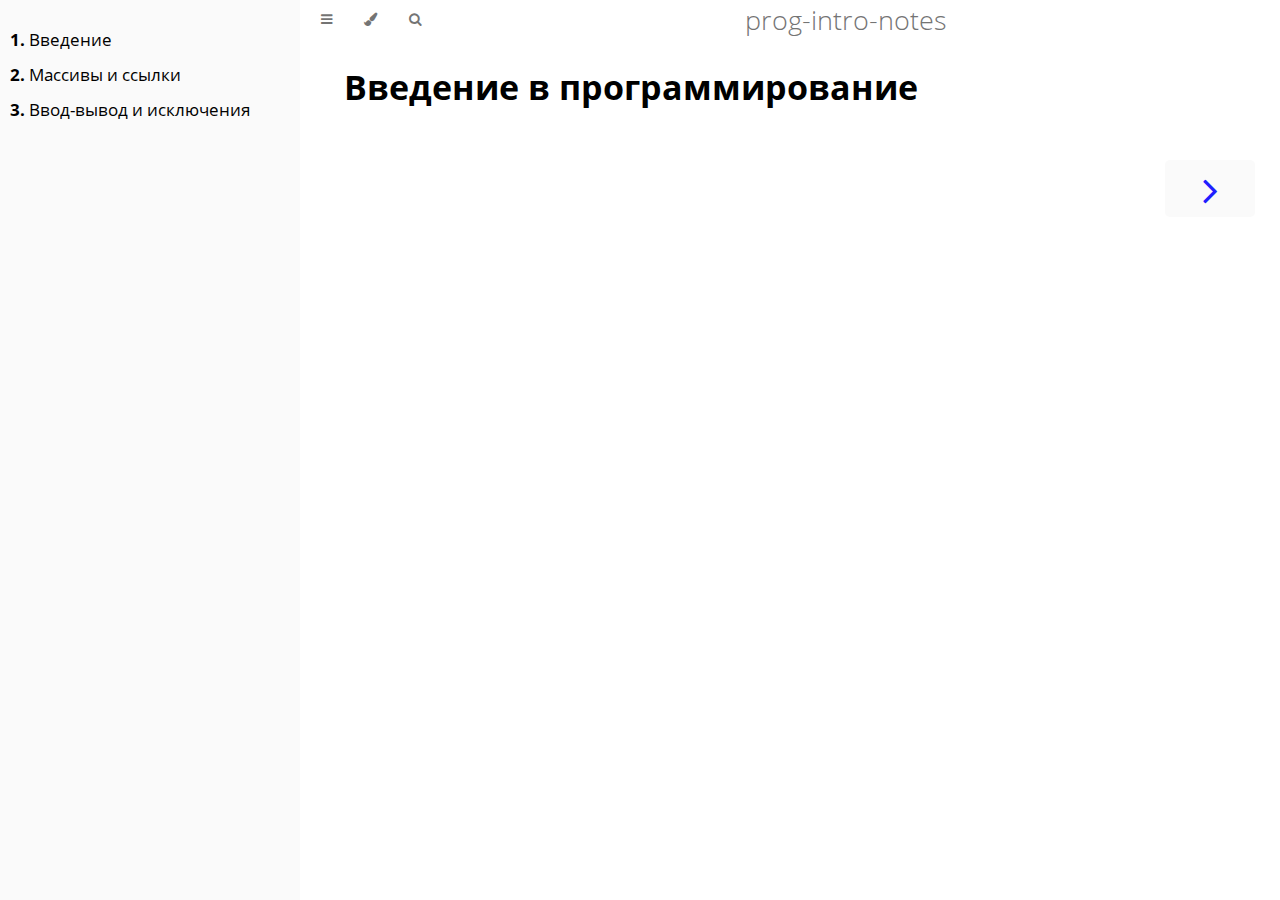
<file: index.html>
<!DOCTYPE HTML>
<html lang="en" class="sidebar-visible no-js light">
    <head>
        <!-- Book generated using mdBook -->
        <meta charset="UTF-8">
        <title>Введение - prog-intro-notes</title>
        <!-- Custom HTML head -->
        <meta content="text/html; charset=utf-8" http-equiv="Content-Type">
        <meta name="description" content="">
        <meta name="viewport" content="width=device-width, initial-scale=1">
        <meta name="theme-color" content="#ffffff" />

        <link rel="icon" href="favicon.svg">
        <link rel="shortcut icon" href="favicon.png">
        <link rel="stylesheet" href="css/variables.css">
        <link rel="stylesheet" href="css/general.css">
        <link rel="stylesheet" href="css/chrome.css">
        <!-- Fonts -->
        <link rel="stylesheet" href="FontAwesome/css/font-awesome.css">
        <link rel="stylesheet" href="fonts/fonts.css">
        <!-- Highlight.js Stylesheets -->
        <link rel="stylesheet" href="highlight.css">
        <link rel="stylesheet" href="tomorrow-night.css">
        <link rel="stylesheet" href="ayu-highlight.css">

        <!-- Custom theme stylesheets -->
        <link rel="stylesheet" href="theme/pagetoc.css">
    </head>
    <body>
        <!-- Provide site root to javascript -->
        <script type="text/javascript">
            var path_to_root = "";
            var default_theme = window.matchMedia("(prefers-color-scheme: dark)").matches ? "navy" : "light";
        </script>

        <!-- Work around some values being stored in localStorage wrapped in quotes -->
        <script type="text/javascript">
            try {
                var theme = localStorage.getItem('mdbook-theme');
                var sidebar = localStorage.getItem('mdbook-sidebar');

                if (theme.startsWith('"') && theme.endsWith('"')) {
                    localStorage.setItem('mdbook-theme', theme.slice(1, theme.length - 1));
                }

                if (sidebar.startsWith('"') && sidebar.endsWith('"')) {
                    localStorage.setItem('mdbook-sidebar', sidebar.slice(1, sidebar.length - 1));
                }
            } catch (e) { }
        </script>

        <!-- Set the theme before any content is loaded, prevents flash -->
        <script type="text/javascript">
            var theme;
            try { theme = localStorage.getItem('mdbook-theme'); } catch(e) { }
            if (theme === null || theme === undefined) { theme = default_theme; }
            var html = document.querySelector('html');
            html.classList.remove('no-js')
            html.classList.remove('light')
            html.classList.add(theme);
            html.classList.add('js');
        </script>

        <!-- Hide / unhide sidebar before it is displayed -->
        <script type="text/javascript">
            var html = document.querySelector('html');
            var sidebar = 'hidden';
            if (document.body.clientWidth >= 1080) {
                try { sidebar = localStorage.getItem('mdbook-sidebar'); } catch(e) { }
                sidebar = sidebar || 'visible';
            }
            html.classList.remove('sidebar-visible');
            html.classList.add("sidebar-" + sidebar);
        </script>

        <nav id="sidebar" class="sidebar" aria-label="Table of contents">
            <div class="sidebar-scrollbox">
                <ol class="chapter"><li class="chapter-item expanded "><a href="01_intro.html"><strong aria-hidden="true">1.</strong> Введение</a></li><li class="chapter-item expanded "><a href="02_arrays.html"><strong aria-hidden="true">2.</strong> Массивы и ссылки</a></li><li class="chapter-item expanded "><a href="03_io_and_exceptions.html"><strong aria-hidden="true">3.</strong> Ввод-вывод и исключения</a></li></ol>
            </div>
            <div id="sidebar-resize-handle" class="sidebar-resize-handle"></div>
        </nav>

        <div id="page-wrapper" class="page-wrapper">

            <div class="page">
                <div id="menu-bar-hover-placeholder"></div>
                <div id="menu-bar" class="menu-bar sticky bordered">
                    <div class="left-buttons">
                        <button id="sidebar-toggle" class="icon-button" type="button" title="Toggle Table of Contents" aria-label="Toggle Table of Contents" aria-controls="sidebar">
                            <i class="fa fa-bars"></i>
                        </button>
                        <button id="theme-toggle" class="icon-button" type="button" title="Change theme" aria-label="Change theme" aria-haspopup="true" aria-expanded="false" aria-controls="theme-list">
                            <i class="fa fa-paint-brush"></i>
                        </button>
                        <ul id="theme-list" class="theme-popup" aria-label="Themes" role="menu">
                            <li role="none"><button role="menuitem" class="theme" id="light">Light (default)</button></li>
                            <li role="none"><button role="menuitem" class="theme" id="rust">Rust</button></li>
                            <li role="none"><button role="menuitem" class="theme" id="coal">Coal</button></li>
                            <li role="none"><button role="menuitem" class="theme" id="navy">Navy</button></li>
                            <li role="none"><button role="menuitem" class="theme" id="ayu">Ayu</button></li>
                        </ul>
                        <button id="search-toggle" class="icon-button" type="button" title="Search. (Shortkey: s)" aria-label="Toggle Searchbar" aria-expanded="false" aria-keyshortcuts="S" aria-controls="searchbar">
                            <i class="fa fa-search"></i>
                        </button>
                    </div>

                    <h1 class="menu-title">prog-intro-notes</h1>

                    <div class="right-buttons">
                    </div>
                </div>

                <div id="search-wrapper" class="hidden">
                    <form id="searchbar-outer" class="searchbar-outer">
                        <input type="search" id="searchbar" name="searchbar" placeholder="Search this book ..." aria-controls="searchresults-outer" aria-describedby="searchresults-header">
                    </form>
                    <div id="searchresults-outer" class="searchresults-outer hidden">
                        <div id="searchresults-header" class="searchresults-header"></div>
                        <ul id="searchresults">
                        </ul>
                    </div>
                </div>
                <!-- Apply ARIA attributes after the sidebar and the sidebar toggle button are added to the DOM -->
                <script type="text/javascript">
                    document.getElementById('sidebar-toggle').setAttribute('aria-expanded', sidebar === 'visible');
                    document.getElementById('sidebar').setAttribute('aria-hidden', sidebar !== 'visible');
                    Array.from(document.querySelectorAll('#sidebar a')).forEach(function(link) {
                        link.setAttribute('tabIndex', sidebar === 'visible' ? 0 : -1);
                    });
                </script>

                <div id="content" class="content">
                    <main>
                        <!-- Page table of contents -->
                        <div class="sidetoc"><nav class="pagetoc"></nav></div>

                        <!-- Page table of contents -->
                        <div class="sidetoc"><nav class="pagetoc"></nav></div>

                        <!-- Page table of contents -->
                        <div class="sidetoc"><nav class="pagetoc"></nav></div>

                        <!-- Page table of contents -->
                        <div class="sidetoc"><nav class="pagetoc"></nav></div>

                        <!-- Page table of contents -->
                        <div class="sidetoc"><nav class="pagetoc"></nav></div>

                        <!-- Page table of contents -->
                        <div class="sidetoc"><nav class="pagetoc"></nav></div>

                        <!-- Page table of contents -->
                        <div class="sidetoc"><nav class="pagetoc"></nav></div>

                        <!-- Page table of contents -->
                        <div class="sidetoc"><nav class="pagetoc"></nav></div>

                        <!-- Page table of contents -->
                        <div class="sidetoc"><nav class="pagetoc"></nav></div>

                        <!-- Page table of contents -->
                        <div class="sidetoc"><nav class="pagetoc"></nav></div>

                        <!-- Page table of contents -->
                        <div class="sidetoc"><nav class="pagetoc"></nav></div>

                        <!-- Page table of contents -->
                        <div class="sidetoc"><nav class="pagetoc"></nav></div>

                        <!-- Page table of contents -->
                        <div class="sidetoc"><nav class="pagetoc"></nav></div>

                        <!-- Page table of contents -->
                        <div class="sidetoc"><nav class="pagetoc"></nav></div>

                        <!-- Page table of contents -->
                        <div class="sidetoc"><nav class="pagetoc"></nav></div>

                        <!-- Page table of contents -->
                        <div class="sidetoc"><nav class="pagetoc"></nav></div>

                        <!-- Page table of contents -->
                        <div class="sidetoc"><nav class="pagetoc"></nav></div>

                        <!-- Page table of contents -->
                        <div class="sidetoc"><nav class="pagetoc"></nav></div>

                        <!-- Page table of contents -->
                        <div class="sidetoc"><nav class="pagetoc"></nav></div>

                        <!-- Page table of contents -->
                        <div class="sidetoc"><nav class="pagetoc"></nav></div>

                        <!-- Page table of contents -->
                        <div class="sidetoc"><nav class="pagetoc"></nav></div>

                        <!-- Page table of contents -->
                        <div class="sidetoc"><nav class="pagetoc"></nav></div>

                        <!-- Page table of contents -->
                        <div class="sidetoc"><nav class="pagetoc"></nav></div>

                        <!-- Page table of contents -->
                        <div class="sidetoc"><nav class="pagetoc"></nav></div>

                        <!-- Page table of contents -->
                        <div class="sidetoc"><nav class="pagetoc"></nav></div>

                        <!-- Page table of contents -->
                        <div class="sidetoc"><nav class="pagetoc"></nav></div>

                        <!-- Page table of contents -->
                        <div class="sidetoc"><nav class="pagetoc"></nav></div>

                        <!-- Page table of contents -->
                        <div class="sidetoc"><nav class="pagetoc"></nav></div>

                        <!-- Page table of contents -->
                        <div class="sidetoc"><nav class="pagetoc"></nav></div>

                        <!-- Page table of contents -->
                        <div class="sidetoc"><nav class="pagetoc"></nav></div>

                        <!-- Page table of contents -->
                        <div class="sidetoc"><nav class="pagetoc"></nav></div>

                        <!-- Page table of contents -->
                        <div class="sidetoc"><nav class="pagetoc"></nav></div>

                        <!-- Page table of contents -->
                        <div class="sidetoc"><nav class="pagetoc"></nav></div>

                        <!-- Page table of contents -->
                        <div class="sidetoc"><nav class="pagetoc"></nav></div>

                        <h1 id="Введение-в-программирование"><a class="header" href="#Введение-в-программирование">Введение в программирование</a></h1>

                    </main>

                    <nav class="nav-wrapper" aria-label="Page navigation">
                        <!-- Mobile navigation buttons -->
                            <a rel="next" href="02_arrays.html" class="mobile-nav-chapters next" title="Next chapter" aria-label="Next chapter" aria-keyshortcuts="Right">
                                <i class="fa fa-angle-right"></i>
                            </a>
                        <div style="clear: both"></div>
                    </nav>
                </div>
            </div>

            <nav class="nav-wide-wrapper" aria-label="Page navigation">
                    <a rel="next" href="02_arrays.html" class="nav-chapters next" title="Next chapter" aria-label="Next chapter" aria-keyshortcuts="Right">
                        <i class="fa fa-angle-right"></i>
                    </a>
            </nav>

        </div>

        <script type="text/javascript">
            window.playground_copyable = true;
        </script>
        <script src="ace.js" type="text/javascript" charset="utf-8"></script>
        <script src="editor.js" type="text/javascript" charset="utf-8"></script>
        <script src="mode-rust.js" type="text/javascript" charset="utf-8"></script>
        <script src="theme-dawn.js" type="text/javascript" charset="utf-8"></script>
        <script src="theme-tomorrow_night.js" type="text/javascript" charset="utf-8"></script>
        <script src="elasticlunr.min.js" type="text/javascript" charset="utf-8"></script>
        <script src="mark.min.js" type="text/javascript" charset="utf-8"></script>
        <script src="searcher.js" type="text/javascript" charset="utf-8"></script>
        <script src="clipboard.min.js" type="text/javascript" charset="utf-8"></script>
        <script src="highlight.js" type="text/javascript" charset="utf-8"></script>
        <script src="book.js" type="text/javascript" charset="utf-8"></script>

        <!-- Custom JS scripts -->
        <script type="text/javascript" src="theme/pagetoc.js"></script>
    </body>
</html>
</file>
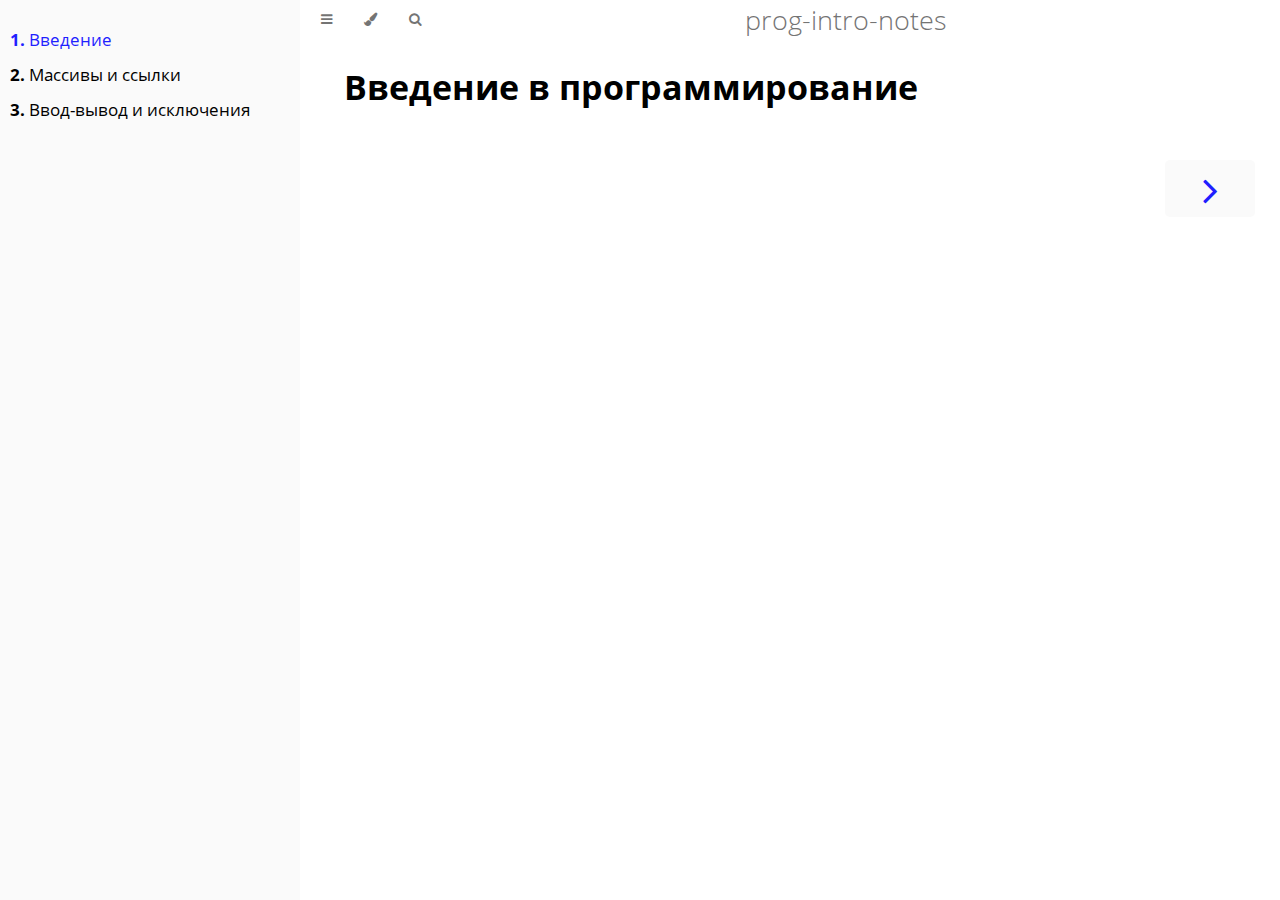
<file: 01_intro.html>
<!DOCTYPE HTML>
<html lang="en" class="sidebar-visible no-js light">
    <head>
        <!-- Book generated using mdBook -->
        <meta charset="UTF-8">
        <title>Введение - prog-intro-notes</title>
        <!-- Custom HTML head -->
        <meta content="text/html; charset=utf-8" http-equiv="Content-Type">
        <meta name="description" content="">
        <meta name="viewport" content="width=device-width, initial-scale=1">
        <meta name="theme-color" content="#ffffff" />

        <link rel="icon" href="favicon.svg">
        <link rel="shortcut icon" href="favicon.png">
        <link rel="stylesheet" href="css/variables.css">
        <link rel="stylesheet" href="css/general.css">
        <link rel="stylesheet" href="css/chrome.css">
        <!-- Fonts -->
        <link rel="stylesheet" href="FontAwesome/css/font-awesome.css">
        <link rel="stylesheet" href="fonts/fonts.css">
        <!-- Highlight.js Stylesheets -->
        <link rel="stylesheet" href="highlight.css">
        <link rel="stylesheet" href="tomorrow-night.css">
        <link rel="stylesheet" href="ayu-highlight.css">

        <!-- Custom theme stylesheets -->
        <link rel="stylesheet" href="theme/pagetoc.css">
    </head>
    <body>
        <!-- Provide site root to javascript -->
        <script type="text/javascript">
            var path_to_root = "";
            var default_theme = window.matchMedia("(prefers-color-scheme: dark)").matches ? "navy" : "light";
        </script>

        <!-- Work around some values being stored in localStorage wrapped in quotes -->
        <script type="text/javascript">
            try {
                var theme = localStorage.getItem('mdbook-theme');
                var sidebar = localStorage.getItem('mdbook-sidebar');

                if (theme.startsWith('"') && theme.endsWith('"')) {
                    localStorage.setItem('mdbook-theme', theme.slice(1, theme.length - 1));
                }

                if (sidebar.startsWith('"') && sidebar.endsWith('"')) {
                    localStorage.setItem('mdbook-sidebar', sidebar.slice(1, sidebar.length - 1));
                }
            } catch (e) { }
        </script>

        <!-- Set the theme before any content is loaded, prevents flash -->
        <script type="text/javascript">
            var theme;
            try { theme = localStorage.getItem('mdbook-theme'); } catch(e) { }
            if (theme === null || theme === undefined) { theme = default_theme; }
            var html = document.querySelector('html');
            html.classList.remove('no-js')
            html.classList.remove('light')
            html.classList.add(theme);
            html.classList.add('js');
        </script>

        <!-- Hide / unhide sidebar before it is displayed -->
        <script type="text/javascript">
            var html = document.querySelector('html');
            var sidebar = 'hidden';
            if (document.body.clientWidth >= 1080) {
                try { sidebar = localStorage.getItem('mdbook-sidebar'); } catch(e) { }
                sidebar = sidebar || 'visible';
            }
            html.classList.remove('sidebar-visible');
            html.classList.add("sidebar-" + sidebar);
        </script>

        <nav id="sidebar" class="sidebar" aria-label="Table of contents">
            <div class="sidebar-scrollbox">
                <ol class="chapter"><li class="chapter-item expanded "><a href="01_intro.html" class="active"><strong aria-hidden="true">1.</strong> Введение</a></li><li class="chapter-item expanded "><a href="02_arrays.html"><strong aria-hidden="true">2.</strong> Массивы и ссылки</a></li><li class="chapter-item expanded "><a href="03_io_and_exceptions.html"><strong aria-hidden="true">3.</strong> Ввод-вывод и исключения</a></li></ol>
            </div>
            <div id="sidebar-resize-handle" class="sidebar-resize-handle"></div>
        </nav>

        <div id="page-wrapper" class="page-wrapper">

            <div class="page">
                <div id="menu-bar-hover-placeholder"></div>
                <div id="menu-bar" class="menu-bar sticky bordered">
                    <div class="left-buttons">
                        <button id="sidebar-toggle" class="icon-button" type="button" title="Toggle Table of Contents" aria-label="Toggle Table of Contents" aria-controls="sidebar">
                            <i class="fa fa-bars"></i>
                        </button>
                        <button id="theme-toggle" class="icon-button" type="button" title="Change theme" aria-label="Change theme" aria-haspopup="true" aria-expanded="false" aria-controls="theme-list">
                            <i class="fa fa-paint-brush"></i>
                        </button>
                        <ul id="theme-list" class="theme-popup" aria-label="Themes" role="menu">
                            <li role="none"><button role="menuitem" class="theme" id="light">Light (default)</button></li>
                            <li role="none"><button role="menuitem" class="theme" id="rust">Rust</button></li>
                            <li role="none"><button role="menuitem" class="theme" id="coal">Coal</button></li>
                            <li role="none"><button role="menuitem" class="theme" id="navy">Navy</button></li>
                            <li role="none"><button role="menuitem" class="theme" id="ayu">Ayu</button></li>
                        </ul>
                        <button id="search-toggle" class="icon-button" type="button" title="Search. (Shortkey: s)" aria-label="Toggle Searchbar" aria-expanded="false" aria-keyshortcuts="S" aria-controls="searchbar">
                            <i class="fa fa-search"></i>
                        </button>
                    </div>

                    <h1 class="menu-title">prog-intro-notes</h1>

                    <div class="right-buttons">
                    </div>
                </div>

                <div id="search-wrapper" class="hidden">
                    <form id="searchbar-outer" class="searchbar-outer">
                        <input type="search" id="searchbar" name="searchbar" placeholder="Search this book ..." aria-controls="searchresults-outer" aria-describedby="searchresults-header">
                    </form>
                    <div id="searchresults-outer" class="searchresults-outer hidden">
                        <div id="searchresults-header" class="searchresults-header"></div>
                        <ul id="searchresults">
                        </ul>
                    </div>
                </div>
                <!-- Apply ARIA attributes after the sidebar and the sidebar toggle button are added to the DOM -->
                <script type="text/javascript">
                    document.getElementById('sidebar-toggle').setAttribute('aria-expanded', sidebar === 'visible');
                    document.getElementById('sidebar').setAttribute('aria-hidden', sidebar !== 'visible');
                    Array.from(document.querySelectorAll('#sidebar a')).forEach(function(link) {
                        link.setAttribute('tabIndex', sidebar === 'visible' ? 0 : -1);
                    });
                </script>

                <div id="content" class="content">
                    <main>
                        <!-- Page table of contents -->
                        <div class="sidetoc"><nav class="pagetoc"></nav></div>

                        <!-- Page table of contents -->
                        <div class="sidetoc"><nav class="pagetoc"></nav></div>

                        <!-- Page table of contents -->
                        <div class="sidetoc"><nav class="pagetoc"></nav></div>

                        <!-- Page table of contents -->
                        <div class="sidetoc"><nav class="pagetoc"></nav></div>

                        <!-- Page table of contents -->
                        <div class="sidetoc"><nav class="pagetoc"></nav></div>

                        <!-- Page table of contents -->
                        <div class="sidetoc"><nav class="pagetoc"></nav></div>

                        <!-- Page table of contents -->
                        <div class="sidetoc"><nav class="pagetoc"></nav></div>

                        <!-- Page table of contents -->
                        <div class="sidetoc"><nav class="pagetoc"></nav></div>

                        <!-- Page table of contents -->
                        <div class="sidetoc"><nav class="pagetoc"></nav></div>

                        <!-- Page table of contents -->
                        <div class="sidetoc"><nav class="pagetoc"></nav></div>

                        <!-- Page table of contents -->
                        <div class="sidetoc"><nav class="pagetoc"></nav></div>

                        <!-- Page table of contents -->
                        <div class="sidetoc"><nav class="pagetoc"></nav></div>

                        <!-- Page table of contents -->
                        <div class="sidetoc"><nav class="pagetoc"></nav></div>

                        <!-- Page table of contents -->
                        <div class="sidetoc"><nav class="pagetoc"></nav></div>

                        <!-- Page table of contents -->
                        <div class="sidetoc"><nav class="pagetoc"></nav></div>

                        <!-- Page table of contents -->
                        <div class="sidetoc"><nav class="pagetoc"></nav></div>

                        <!-- Page table of contents -->
                        <div class="sidetoc"><nav class="pagetoc"></nav></div>

                        <!-- Page table of contents -->
                        <div class="sidetoc"><nav class="pagetoc"></nav></div>

                        <!-- Page table of contents -->
                        <div class="sidetoc"><nav class="pagetoc"></nav></div>

                        <!-- Page table of contents -->
                        <div class="sidetoc"><nav class="pagetoc"></nav></div>

                        <!-- Page table of contents -->
                        <div class="sidetoc"><nav class="pagetoc"></nav></div>

                        <!-- Page table of contents -->
                        <div class="sidetoc"><nav class="pagetoc"></nav></div>

                        <!-- Page table of contents -->
                        <div class="sidetoc"><nav class="pagetoc"></nav></div>

                        <!-- Page table of contents -->
                        <div class="sidetoc"><nav class="pagetoc"></nav></div>

                        <!-- Page table of contents -->
                        <div class="sidetoc"><nav class="pagetoc"></nav></div>

                        <!-- Page table of contents -->
                        <div class="sidetoc"><nav class="pagetoc"></nav></div>

                        <!-- Page table of contents -->
                        <div class="sidetoc"><nav class="pagetoc"></nav></div>

                        <!-- Page table of contents -->
                        <div class="sidetoc"><nav class="pagetoc"></nav></div>

                        <!-- Page table of contents -->
                        <div class="sidetoc"><nav class="pagetoc"></nav></div>

                        <!-- Page table of contents -->
                        <div class="sidetoc"><nav class="pagetoc"></nav></div>

                        <!-- Page table of contents -->
                        <div class="sidetoc"><nav class="pagetoc"></nav></div>

                        <!-- Page table of contents -->
                        <div class="sidetoc"><nav class="pagetoc"></nav></div>

                        <!-- Page table of contents -->
                        <div class="sidetoc"><nav class="pagetoc"></nav></div>

                        <!-- Page table of contents -->
                        <div class="sidetoc"><nav class="pagetoc"></nav></div>

                        <h1 id="Введение-в-программирование"><a class="header" href="#Введение-в-программирование">Введение в программирование</a></h1>

                    </main>

                    <nav class="nav-wrapper" aria-label="Page navigation">
                        <!-- Mobile navigation buttons -->
                            <a rel="next" href="02_arrays.html" class="mobile-nav-chapters next" title="Next chapter" aria-label="Next chapter" aria-keyshortcuts="Right">
                                <i class="fa fa-angle-right"></i>
                            </a>
                        <div style="clear: both"></div>
                    </nav>
                </div>
            </div>

            <nav class="nav-wide-wrapper" aria-label="Page navigation">
                    <a rel="next" href="02_arrays.html" class="nav-chapters next" title="Next chapter" aria-label="Next chapter" aria-keyshortcuts="Right">
                        <i class="fa fa-angle-right"></i>
                    </a>
            </nav>

        </div>

        <script type="text/javascript">
            window.playground_copyable = true;
        </script>
        <script src="ace.js" type="text/javascript" charset="utf-8"></script>
        <script src="editor.js" type="text/javascript" charset="utf-8"></script>
        <script src="mode-rust.js" type="text/javascript" charset="utf-8"></script>
        <script src="theme-dawn.js" type="text/javascript" charset="utf-8"></script>
        <script src="theme-tomorrow_night.js" type="text/javascript" charset="utf-8"></script>
        <script src="elasticlunr.min.js" type="text/javascript" charset="utf-8"></script>
        <script src="mark.min.js" type="text/javascript" charset="utf-8"></script>
        <script src="searcher.js" type="text/javascript" charset="utf-8"></script>
        <script src="clipboard.min.js" type="text/javascript" charset="utf-8"></script>
        <script src="highlight.js" type="text/javascript" charset="utf-8"></script>
        <script src="book.js" type="text/javascript" charset="utf-8"></script>

        <!-- Custom JS scripts -->
        <script type="text/javascript" src="theme/pagetoc.js"></script>
    </body>
</html>
</file>
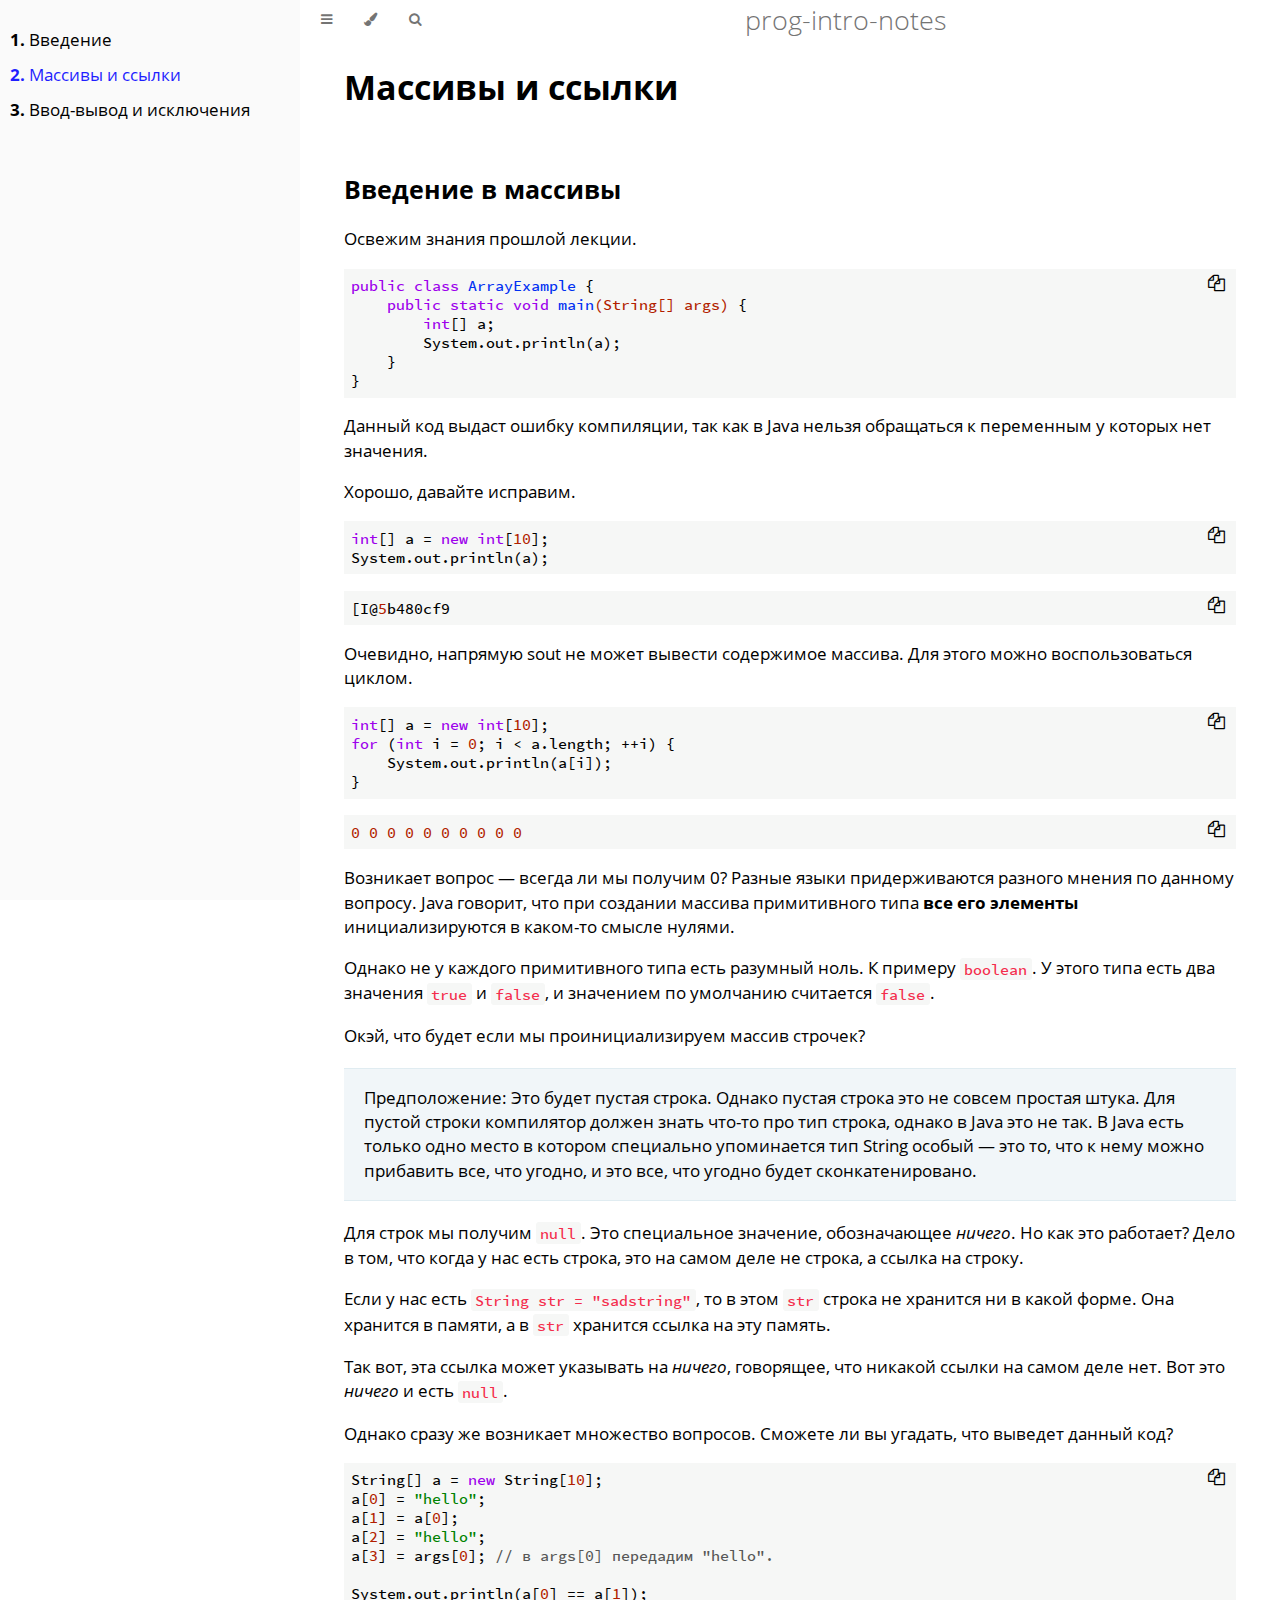
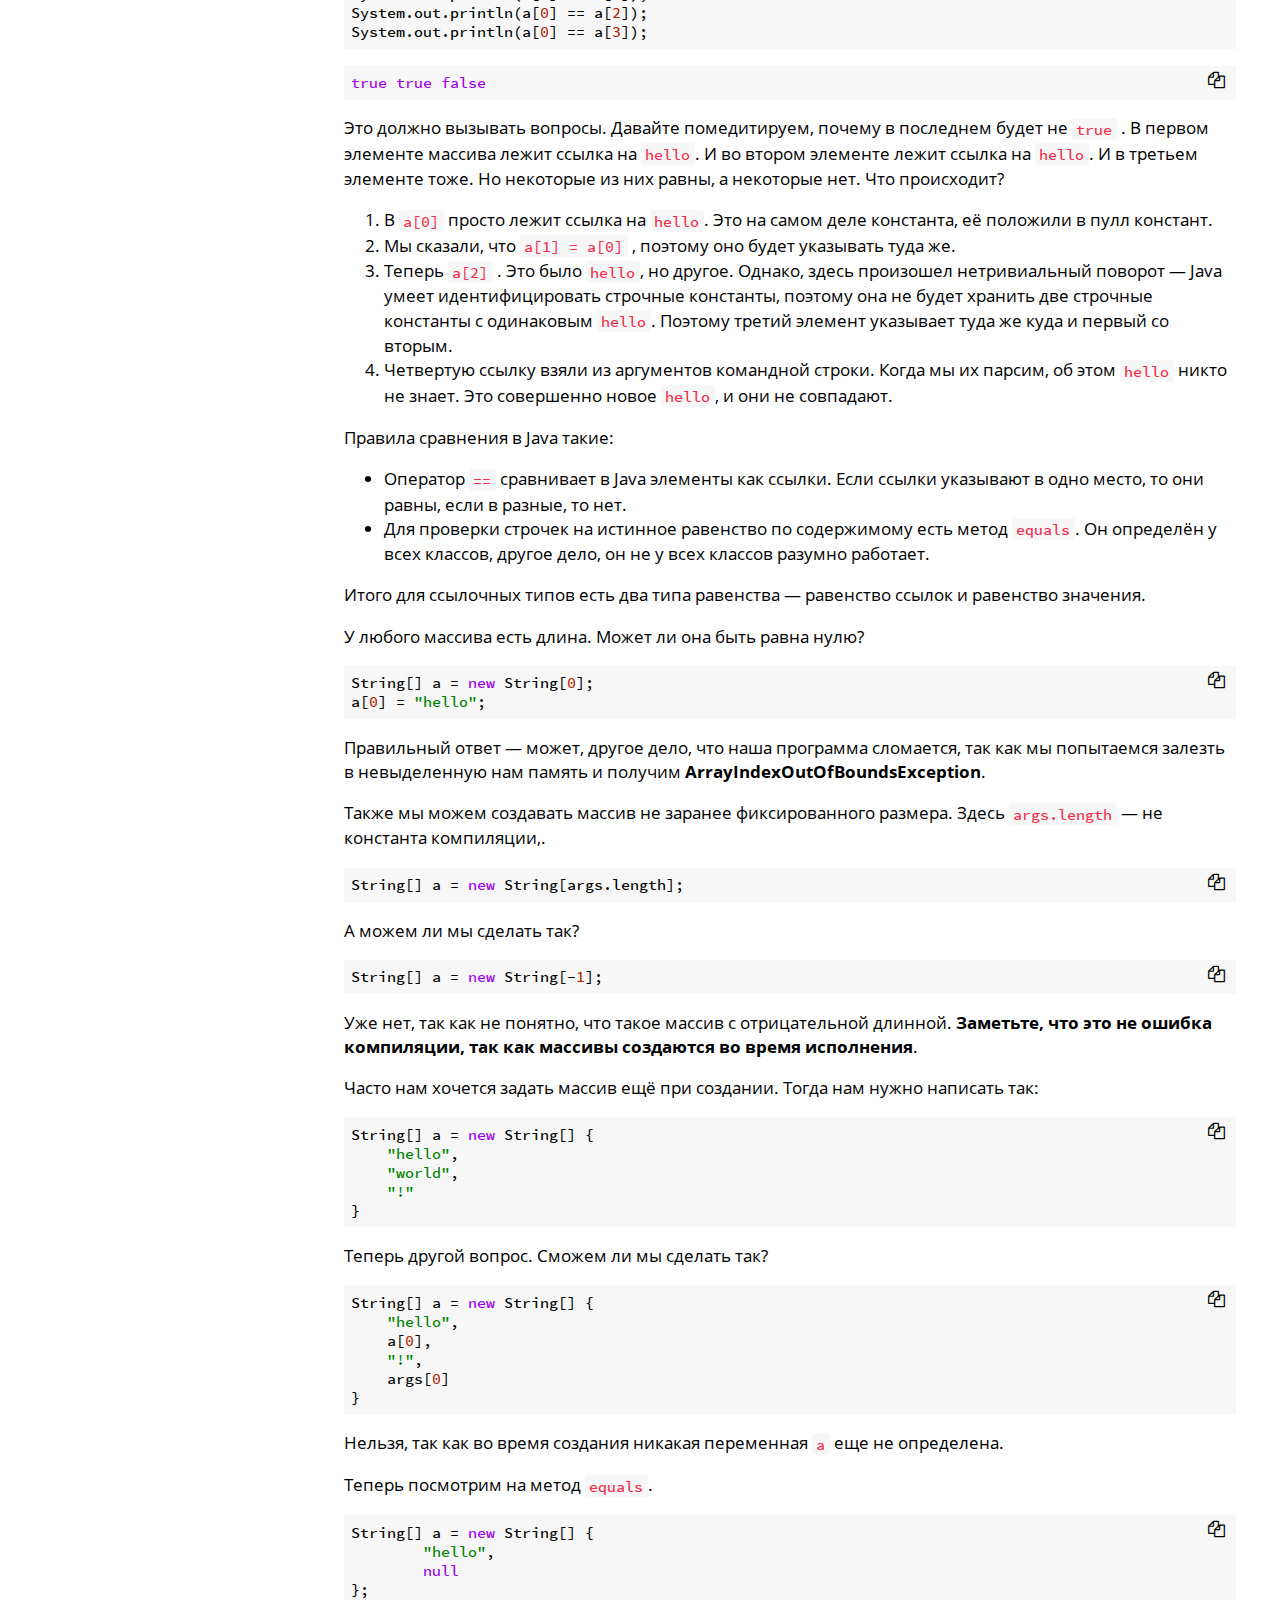
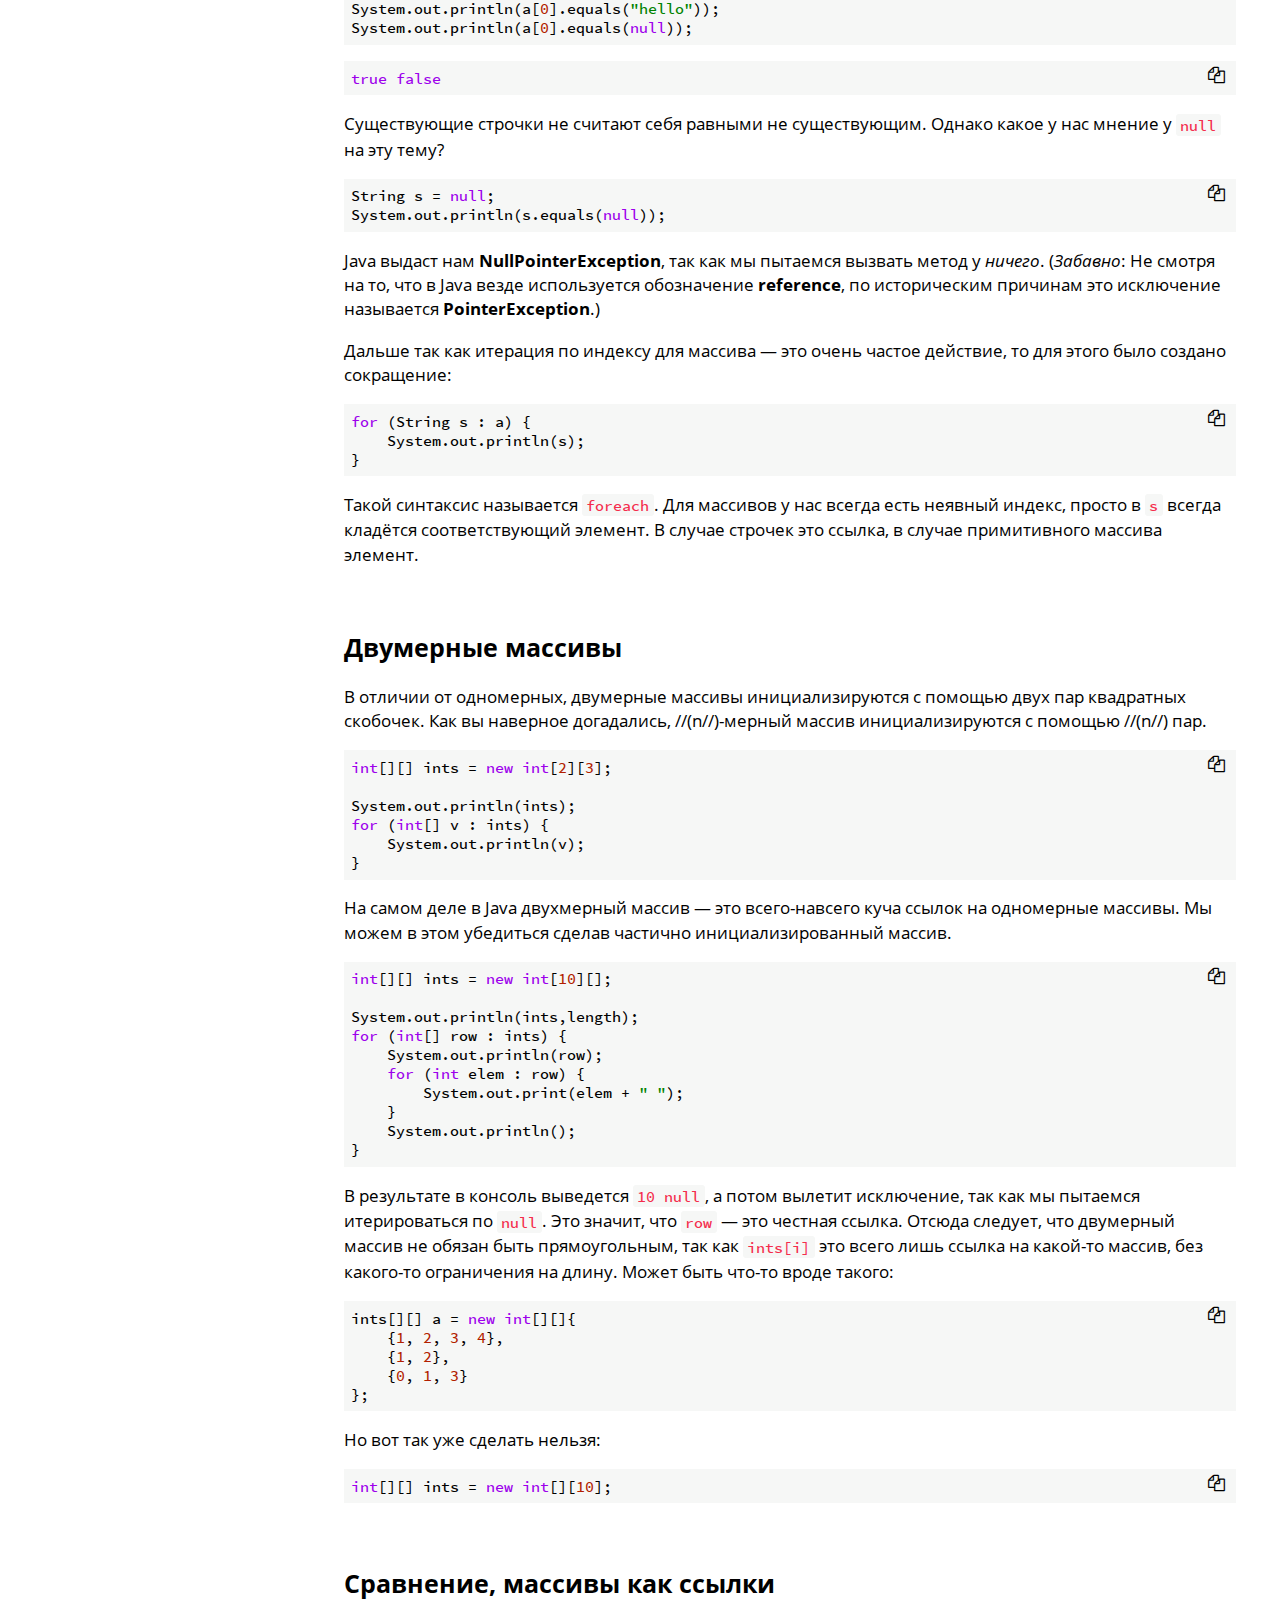
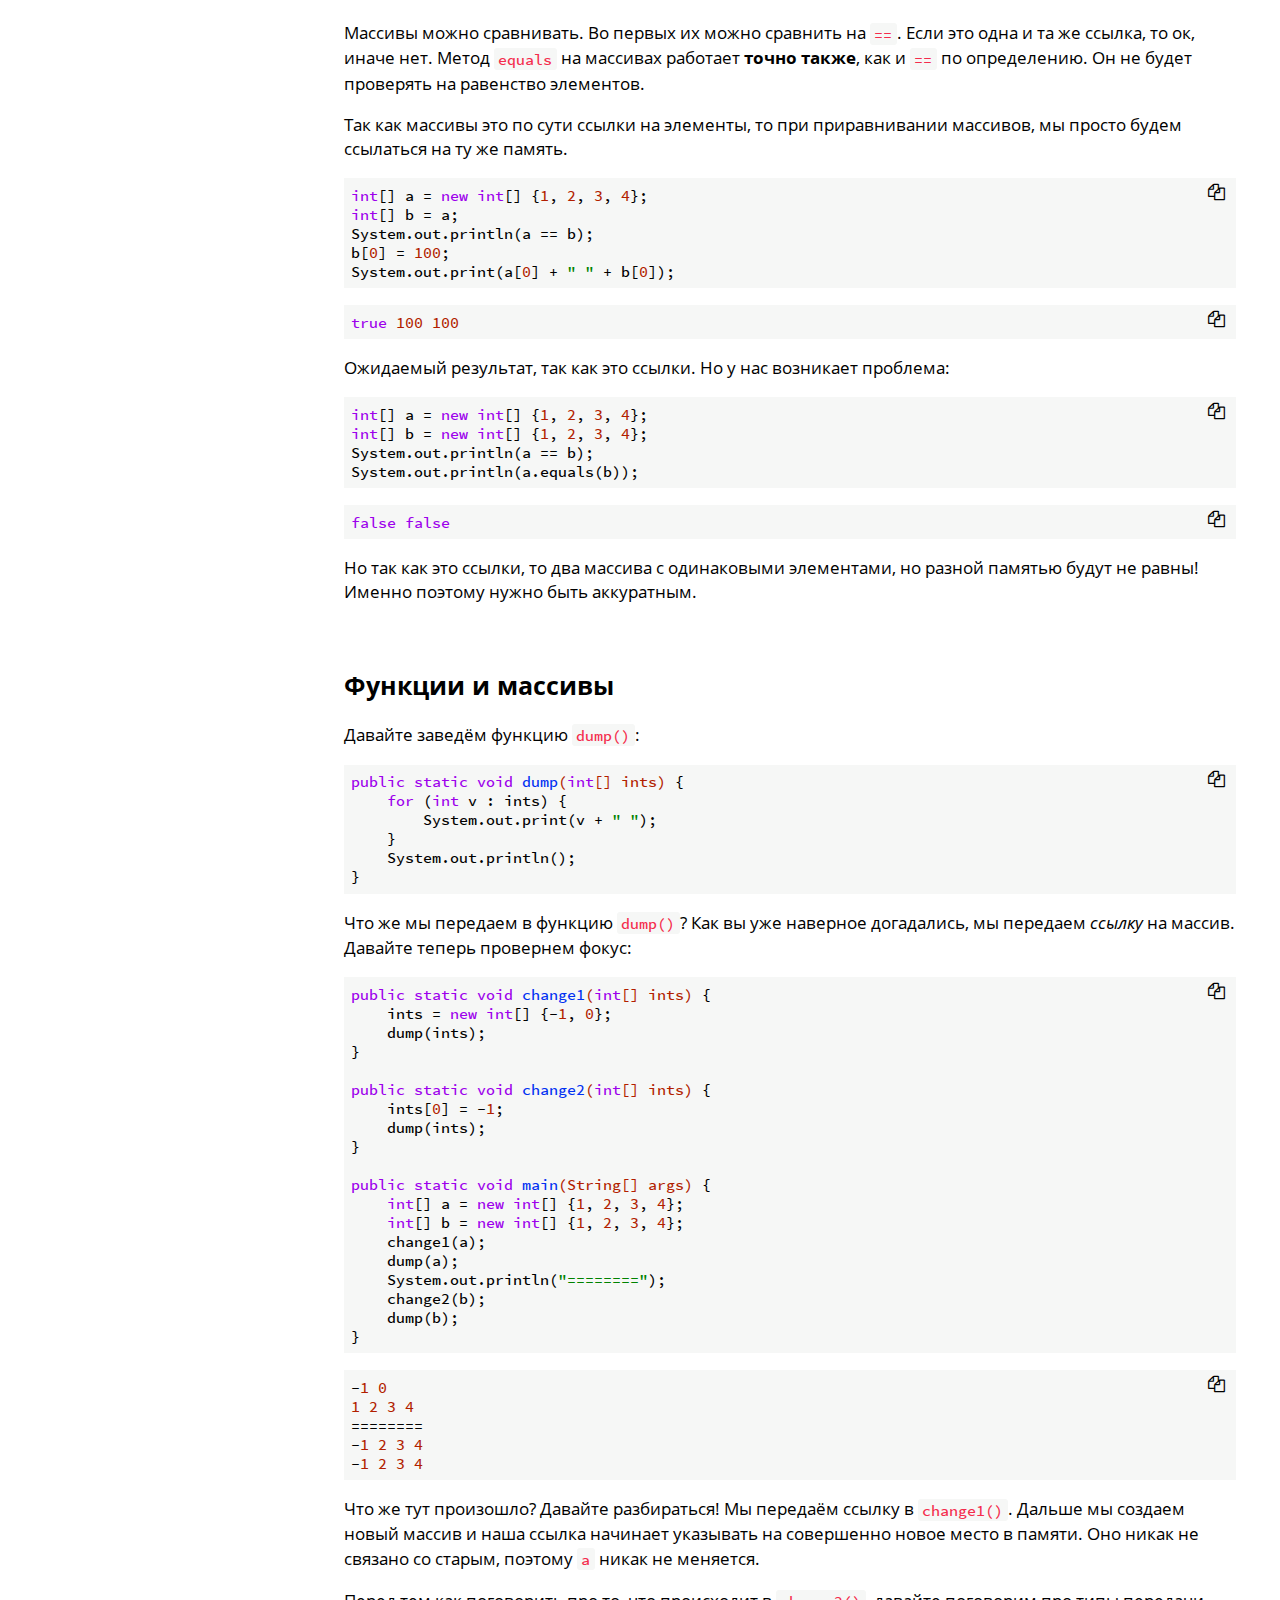
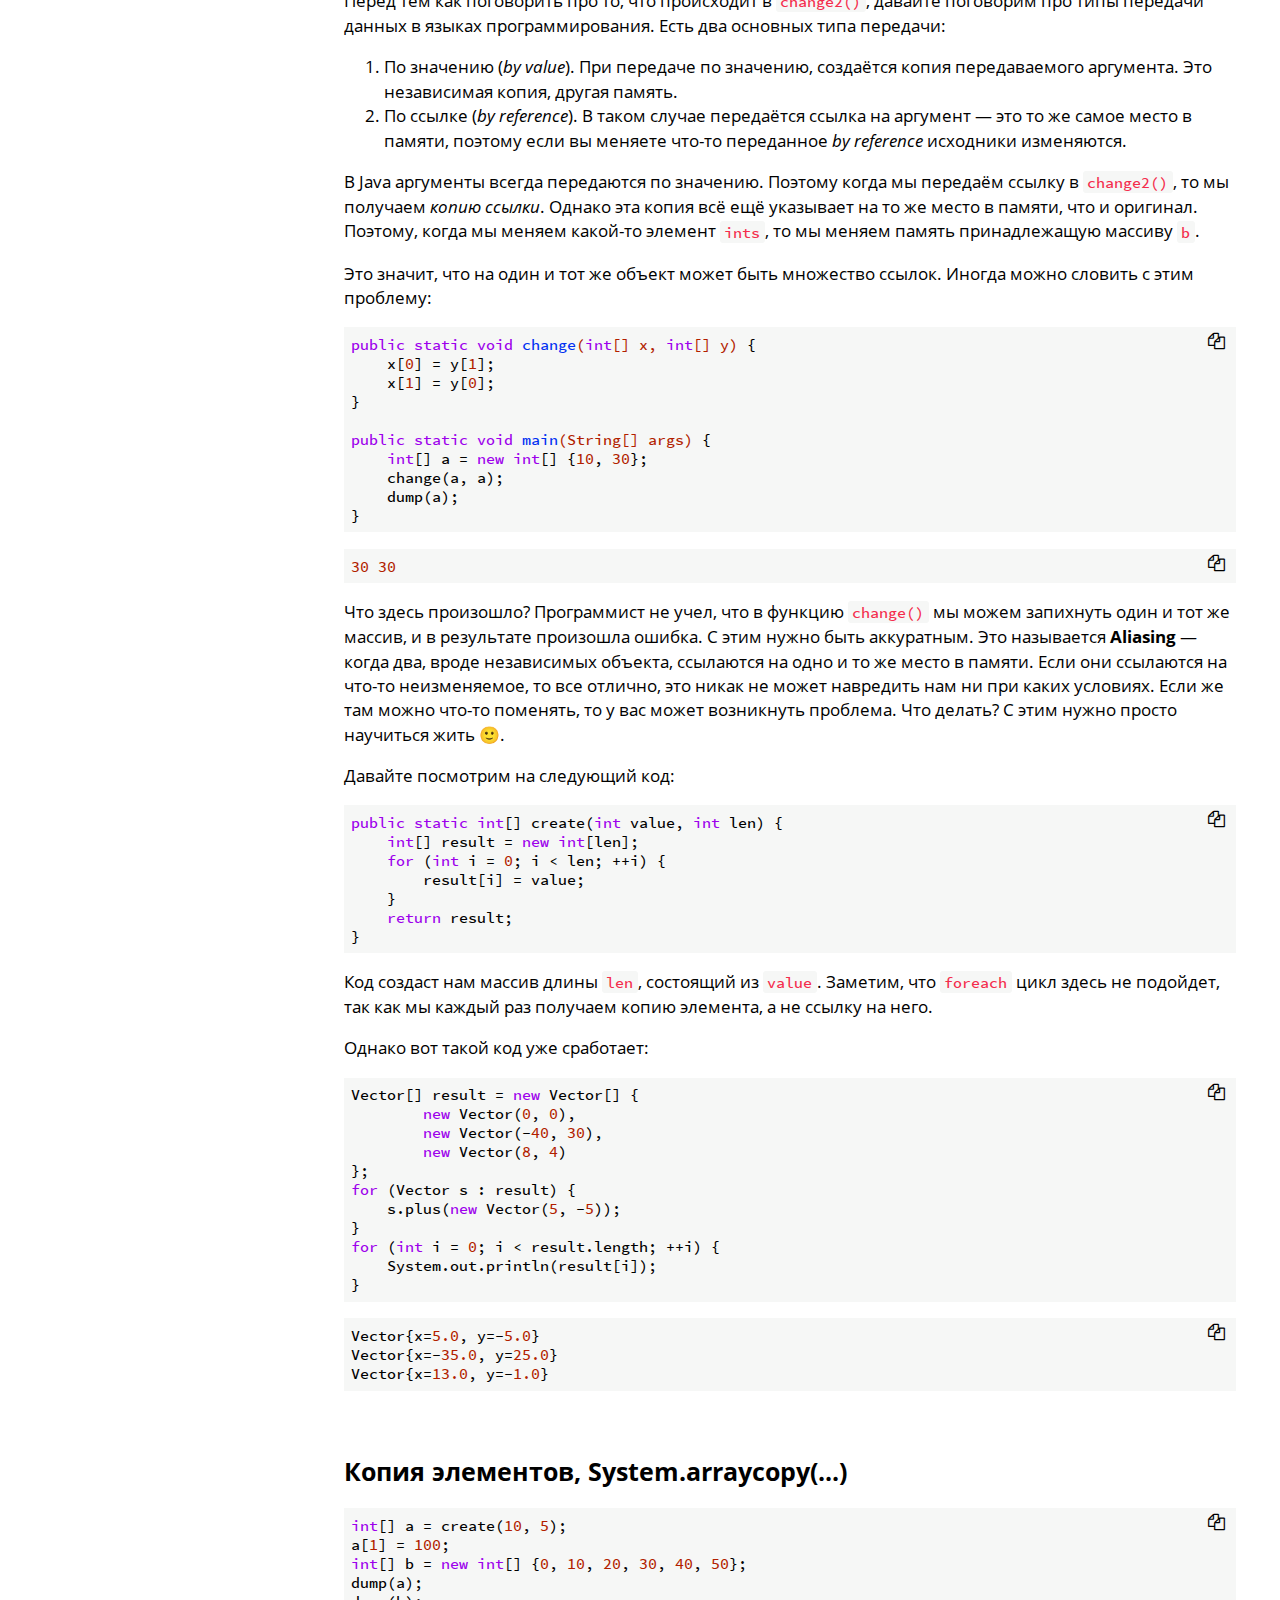
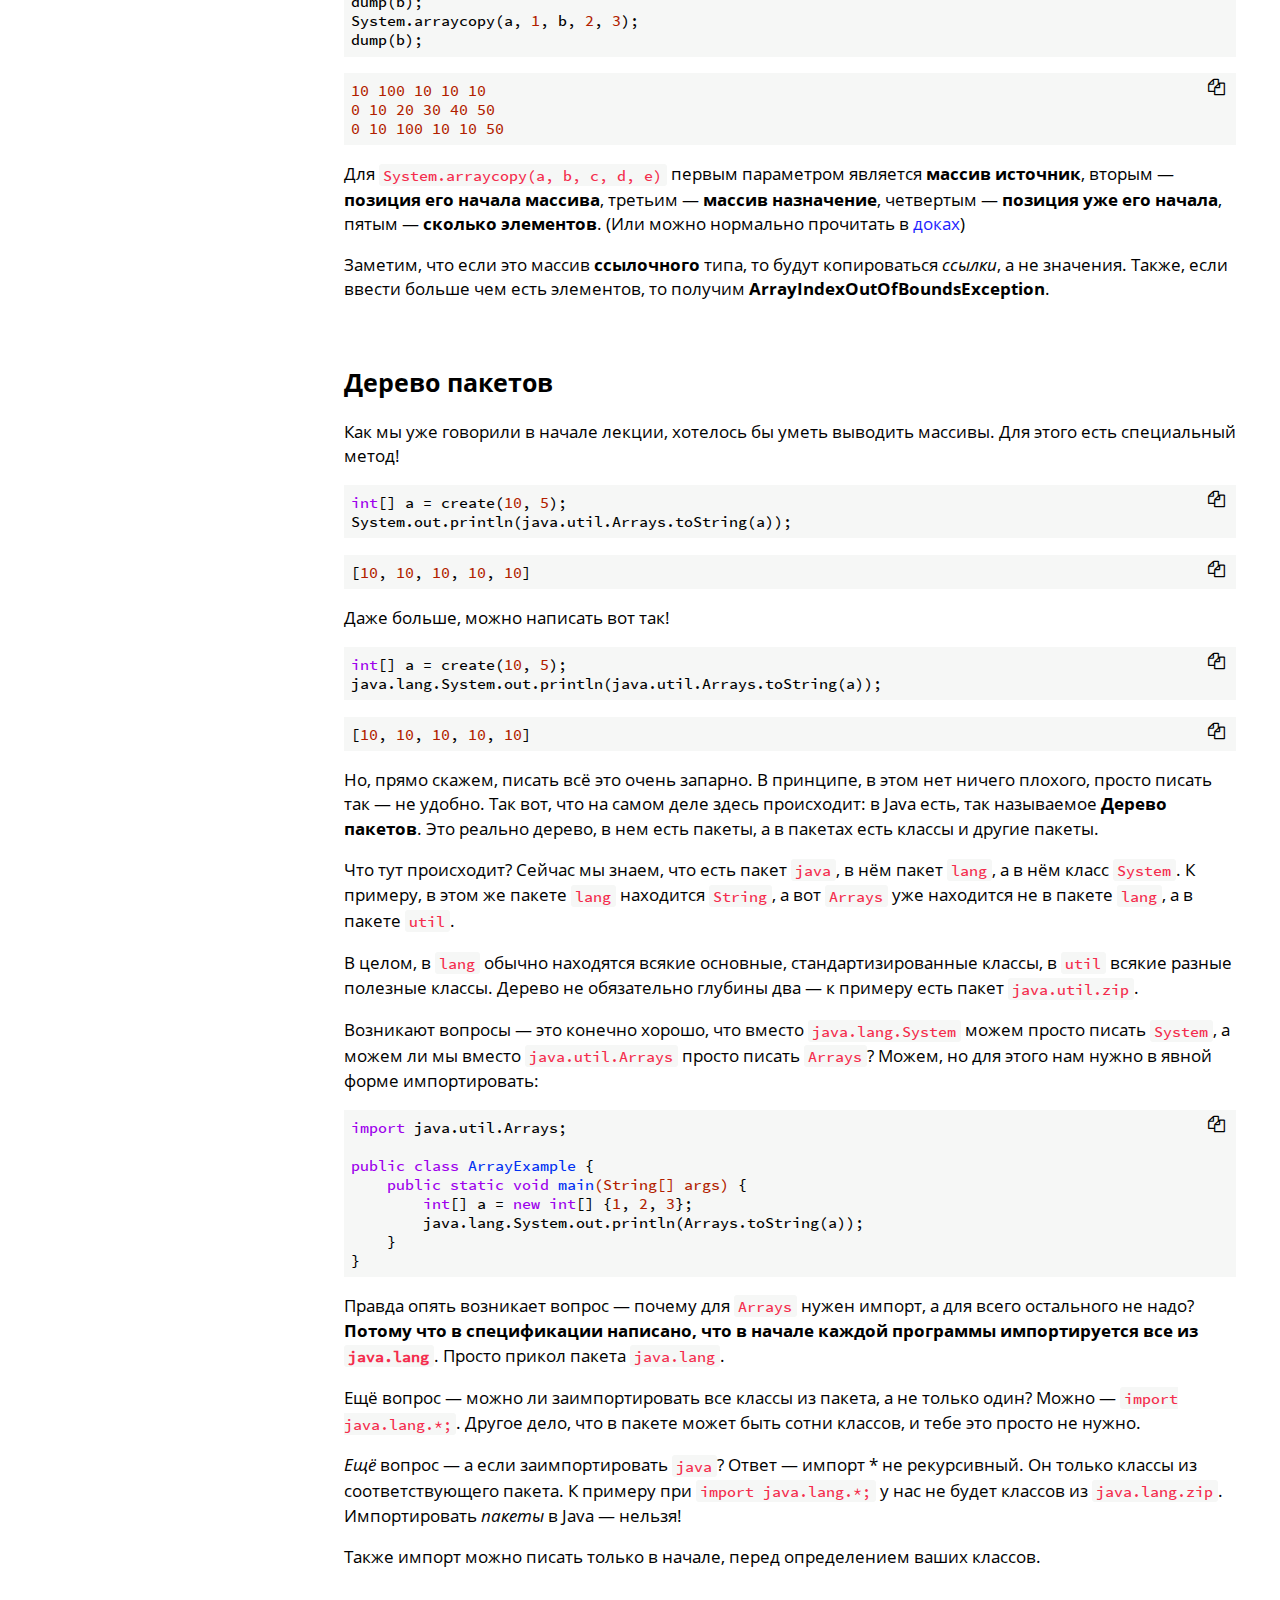
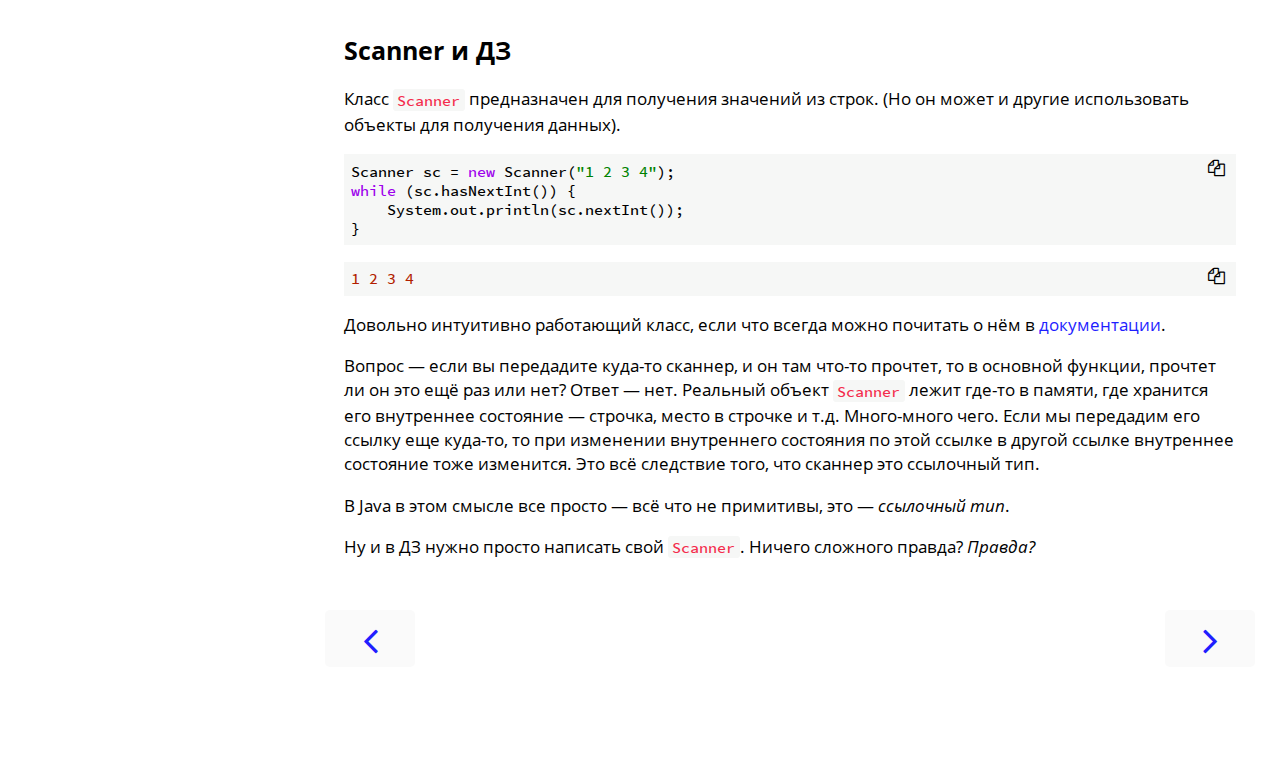
<file: 02_arrays.html>
<!DOCTYPE HTML>
<html lang="en" class="sidebar-visible no-js light">
    <head>
        <!-- Book generated using mdBook -->
        <meta charset="UTF-8">
        <title>Массивы и ссылки - prog-intro-notes</title>
        <!-- Custom HTML head -->
        <meta content="text/html; charset=utf-8" http-equiv="Content-Type">
        <meta name="description" content="">
        <meta name="viewport" content="width=device-width, initial-scale=1">
        <meta name="theme-color" content="#ffffff" />

        <link rel="icon" href="favicon.svg">
        <link rel="shortcut icon" href="favicon.png">
        <link rel="stylesheet" href="css/variables.css">
        <link rel="stylesheet" href="css/general.css">
        <link rel="stylesheet" href="css/chrome.css">
        <!-- Fonts -->
        <link rel="stylesheet" href="FontAwesome/css/font-awesome.css">
        <link rel="stylesheet" href="fonts/fonts.css">
        <!-- Highlight.js Stylesheets -->
        <link rel="stylesheet" href="highlight.css">
        <link rel="stylesheet" href="tomorrow-night.css">
        <link rel="stylesheet" href="ayu-highlight.css">

        <!-- Custom theme stylesheets -->
        <link rel="stylesheet" href="theme/pagetoc.css">
    </head>
    <body>
        <!-- Provide site root to javascript -->
        <script type="text/javascript">
            var path_to_root = "";
            var default_theme = window.matchMedia("(prefers-color-scheme: dark)").matches ? "navy" : "light";
        </script>

        <!-- Work around some values being stored in localStorage wrapped in quotes -->
        <script type="text/javascript">
            try {
                var theme = localStorage.getItem('mdbook-theme');
                var sidebar = localStorage.getItem('mdbook-sidebar');

                if (theme.startsWith('"') && theme.endsWith('"')) {
                    localStorage.setItem('mdbook-theme', theme.slice(1, theme.length - 1));
                }

                if (sidebar.startsWith('"') && sidebar.endsWith('"')) {
                    localStorage.setItem('mdbook-sidebar', sidebar.slice(1, sidebar.length - 1));
                }
            } catch (e) { }
        </script>

        <!-- Set the theme before any content is loaded, prevents flash -->
        <script type="text/javascript">
            var theme;
            try { theme = localStorage.getItem('mdbook-theme'); } catch(e) { }
            if (theme === null || theme === undefined) { theme = default_theme; }
            var html = document.querySelector('html');
            html.classList.remove('no-js')
            html.classList.remove('light')
            html.classList.add(theme);
            html.classList.add('js');
        </script>

        <!-- Hide / unhide sidebar before it is displayed -->
        <script type="text/javascript">
            var html = document.querySelector('html');
            var sidebar = 'hidden';
            if (document.body.clientWidth >= 1080) {
                try { sidebar = localStorage.getItem('mdbook-sidebar'); } catch(e) { }
                sidebar = sidebar || 'visible';
            }
            html.classList.remove('sidebar-visible');
            html.classList.add("sidebar-" + sidebar);
        </script>

        <nav id="sidebar" class="sidebar" aria-label="Table of contents">
            <div class="sidebar-scrollbox">
                <ol class="chapter"><li class="chapter-item expanded "><a href="01_intro.html"><strong aria-hidden="true">1.</strong> Введение</a></li><li class="chapter-item expanded "><a href="02_arrays.html" class="active"><strong aria-hidden="true">2.</strong> Массивы и ссылки</a></li><li class="chapter-item expanded "><a href="03_io_and_exceptions.html"><strong aria-hidden="true">3.</strong> Ввод-вывод и исключения</a></li></ol>
            </div>
            <div id="sidebar-resize-handle" class="sidebar-resize-handle"></div>
        </nav>

        <div id="page-wrapper" class="page-wrapper">

            <div class="page">
                <div id="menu-bar-hover-placeholder"></div>
                <div id="menu-bar" class="menu-bar sticky bordered">
                    <div class="left-buttons">
                        <button id="sidebar-toggle" class="icon-button" type="button" title="Toggle Table of Contents" aria-label="Toggle Table of Contents" aria-controls="sidebar">
                            <i class="fa fa-bars"></i>
                        </button>
                        <button id="theme-toggle" class="icon-button" type="button" title="Change theme" aria-label="Change theme" aria-haspopup="true" aria-expanded="false" aria-controls="theme-list">
                            <i class="fa fa-paint-brush"></i>
                        </button>
                        <ul id="theme-list" class="theme-popup" aria-label="Themes" role="menu">
                            <li role="none"><button role="menuitem" class="theme" id="light">Light (default)</button></li>
                            <li role="none"><button role="menuitem" class="theme" id="rust">Rust</button></li>
                            <li role="none"><button role="menuitem" class="theme" id="coal">Coal</button></li>
                            <li role="none"><button role="menuitem" class="theme" id="navy">Navy</button></li>
                            <li role="none"><button role="menuitem" class="theme" id="ayu">Ayu</button></li>
                        </ul>
                        <button id="search-toggle" class="icon-button" type="button" title="Search. (Shortkey: s)" aria-label="Toggle Searchbar" aria-expanded="false" aria-keyshortcuts="S" aria-controls="searchbar">
                            <i class="fa fa-search"></i>
                        </button>
                    </div>

                    <h1 class="menu-title">prog-intro-notes</h1>

                    <div class="right-buttons">
                    </div>
                </div>

                <div id="search-wrapper" class="hidden">
                    <form id="searchbar-outer" class="searchbar-outer">
                        <input type="search" id="searchbar" name="searchbar" placeholder="Search this book ..." aria-controls="searchresults-outer" aria-describedby="searchresults-header">
                    </form>
                    <div id="searchresults-outer" class="searchresults-outer hidden">
                        <div id="searchresults-header" class="searchresults-header"></div>
                        <ul id="searchresults">
                        </ul>
                    </div>
                </div>
                <!-- Apply ARIA attributes after the sidebar and the sidebar toggle button are added to the DOM -->
                <script type="text/javascript">
                    document.getElementById('sidebar-toggle').setAttribute('aria-expanded', sidebar === 'visible');
                    document.getElementById('sidebar').setAttribute('aria-hidden', sidebar !== 'visible');
                    Array.from(document.querySelectorAll('#sidebar a')).forEach(function(link) {
                        link.setAttribute('tabIndex', sidebar === 'visible' ? 0 : -1);
                    });
                </script>

                <div id="content" class="content">
                    <main>
                        <!-- Page table of contents -->
                        <div class="sidetoc"><nav class="pagetoc"></nav></div>

                        <!-- Page table of contents -->
                        <div class="sidetoc"><nav class="pagetoc"></nav></div>

                        <!-- Page table of contents -->
                        <div class="sidetoc"><nav class="pagetoc"></nav></div>

                        <!-- Page table of contents -->
                        <div class="sidetoc"><nav class="pagetoc"></nav></div>

                        <!-- Page table of contents -->
                        <div class="sidetoc"><nav class="pagetoc"></nav></div>

                        <!-- Page table of contents -->
                        <div class="sidetoc"><nav class="pagetoc"></nav></div>

                        <!-- Page table of contents -->
                        <div class="sidetoc"><nav class="pagetoc"></nav></div>

                        <!-- Page table of contents -->
                        <div class="sidetoc"><nav class="pagetoc"></nav></div>

                        <!-- Page table of contents -->
                        <div class="sidetoc"><nav class="pagetoc"></nav></div>

                        <!-- Page table of contents -->
                        <div class="sidetoc"><nav class="pagetoc"></nav></div>

                        <!-- Page table of contents -->
                        <div class="sidetoc"><nav class="pagetoc"></nav></div>

                        <!-- Page table of contents -->
                        <div class="sidetoc"><nav class="pagetoc"></nav></div>

                        <!-- Page table of contents -->
                        <div class="sidetoc"><nav class="pagetoc"></nav></div>

                        <!-- Page table of contents -->
                        <div class="sidetoc"><nav class="pagetoc"></nav></div>

                        <!-- Page table of contents -->
                        <div class="sidetoc"><nav class="pagetoc"></nav></div>

                        <!-- Page table of contents -->
                        <div class="sidetoc"><nav class="pagetoc"></nav></div>

                        <!-- Page table of contents -->
                        <div class="sidetoc"><nav class="pagetoc"></nav></div>

                        <!-- Page table of contents -->
                        <div class="sidetoc"><nav class="pagetoc"></nav></div>

                        <!-- Page table of contents -->
                        <div class="sidetoc"><nav class="pagetoc"></nav></div>

                        <!-- Page table of contents -->
                        <div class="sidetoc"><nav class="pagetoc"></nav></div>

                        <!-- Page table of contents -->
                        <div class="sidetoc"><nav class="pagetoc"></nav></div>

                        <!-- Page table of contents -->
                        <div class="sidetoc"><nav class="pagetoc"></nav></div>

                        <!-- Page table of contents -->
                        <div class="sidetoc"><nav class="pagetoc"></nav></div>

                        <!-- Page table of contents -->
                        <div class="sidetoc"><nav class="pagetoc"></nav></div>

                        <!-- Page table of contents -->
                        <div class="sidetoc"><nav class="pagetoc"></nav></div>

                        <!-- Page table of contents -->
                        <div class="sidetoc"><nav class="pagetoc"></nav></div>

                        <!-- Page table of contents -->
                        <div class="sidetoc"><nav class="pagetoc"></nav></div>

                        <!-- Page table of contents -->
                        <div class="sidetoc"><nav class="pagetoc"></nav></div>

                        <!-- Page table of contents -->
                        <div class="sidetoc"><nav class="pagetoc"></nav></div>

                        <!-- Page table of contents -->
                        <div class="sidetoc"><nav class="pagetoc"></nav></div>

                        <!-- Page table of contents -->
                        <div class="sidetoc"><nav class="pagetoc"></nav></div>

                        <!-- Page table of contents -->
                        <div class="sidetoc"><nav class="pagetoc"></nav></div>

                        <!-- Page table of contents -->
                        <div class="sidetoc"><nav class="pagetoc"></nav></div>

                        <!-- Page table of contents -->
                        <div class="sidetoc"><nav class="pagetoc"></nav></div>

                        <h1 id="Массивы-и-ссылки"><a class="header" href="#Массивы-и-ссылки">Массивы и ссылки</a></h1>
<h2 id="Введение-в-массивы"><a class="header" href="#Введение-в-массивы">Введение в массивы</a></h2>
<p>Освежим знания прошлой лекции.</p>
<pre><code class="language-java">public class ArrayExample {
	public static void main(String[] args) {
		int[] a;
		System.out.println(a);
	}
}
</code></pre>
<p>Данный код выдаст ошибку компиляции, так как в Java нельзя обращаться к переменным у которых нет значения.</p>
<p>Хорошо, давайте исправим.</p>
<pre><code class="language-java">int[] a = new int[10];
System.out.println(a);
</code></pre>
<pre><code class="language-java">[I@5b480cf9
</code></pre>
<p>Очевидно, напрямую sout не может вывести содержимое массива. Для этого можно воспользоваться циклом.</p>
<pre><code class="language-java">int[] a = new int[10];
for (int i = 0; i &lt; a.length; ++i) {
	System.out.println(a[i]);
}
</code></pre>
<pre><code class="language-java">0 0 0 0 0 0 0 0 0 0 
</code></pre>
<p>Возникает вопрос — всегда ли мы получим 0? Разные языки придерживаются разного мнения по данному вопросу. Java говорит, что при создании массива примитивного типа <strong>все его элементы</strong> инициализируются в каком-то смысле нулями.</p>
<p>Однако не у каждого примитивного типа есть разумный ноль. К примеру <code>boolean</code>. У этого типа есть два значения <code>true</code> и <code>false</code>, и значением по умолчанию считается <code>false</code>.</p>
<p>Окэй, что будет если мы проинициализируем массив строчек? </p>
<blockquote>
<p>Предположение:  Это будет пустая строка. Однако пустая строка это не совсем простая штука. Для пустой строки компилятор должен знать что-то про тип строка, однако в Java это не так. В Java есть только одно место в котором специально упоминается тип String особый — это то, что к нему можно прибавить все, что угодно, и это все, что угодно будет сконкатенировано.</p>
</blockquote>
<p>Для строк мы получим <code>null</code>. Это специальное значение, обозначающее <em>ничего</em>. Но как это работает? Дело в том, что когда у нас есть строка, это на самом деле не строка, а ссылка на строку. </p>
<p>Если у нас есть <code>String str = &quot;sadstring&quot;</code>,  то в этом <code>str</code> строка не хранится ни в какой форме. Она хранится в памяти, а в <code>str</code> хранится ссылка на эту память.</p>
<p>Так вот, эта ссылка может указывать на <em>ничего</em>, говорящее, что никакой ссылки на самом деле нет. Вот это <em>ничего</em> и есть <code>null</code>.</p>
<p>Однако сразу же возникает множество вопросов. Сможете ли вы угадать, что выведет данный код?</p>
<pre><code class="language-java">String[] a = new String[10];  
a[0] = &quot;hello&quot;;  
a[1] = a[0];  
a[2] = &quot;hello&quot;;  
a[3] = args[0]; // в args[0] передадим &quot;hello&quot;. 
  
System.out.println(a[0] == a[1]);  
System.out.println(a[0] == a[2]);  
System.out.println(a[0] == a[3]);
</code></pre>
<pre><code class="language-java">true true false
</code></pre>
<p>Это должно вызывать вопросы. Давайте помедитируем, почему в последнем будет не <code>true</code> . В первом элементе массива лежит ссылка на <code>hello</code>. И во втором элементе лежит ссылка на <code>hello</code>.  И в третьем элементе тоже.  Но некоторые из них равны, а некоторые нет. Что происходит? </p>
<ol>
<li>В <code>a[0]</code> просто лежит ссылка на <code>hello</code>. Это на самом деле константа, её положили в пулл констант.</li>
<li>Мы сказали, что <code>a[1] = a[0]</code> , поэтому оно будет указывать туда же.</li>
<li>Теперь <code>a[2]</code> . Это было <code>hello</code>, но другое. Однако, здесь произошел нетривиальный поворот — Java умеет идентифицировать строчные константы, поэтому она не будет хранить две строчные константы с одинаковым <code>hello</code>. Поэтому третий элемент указывает туда же куда и первый со вторым.</li>
<li>Четвертую ссылку взяли из аргументов командной строки. Когда мы их парсим, об этом <code>hello</code> никто не знает. Это совершенно новое <code>hello</code>, и они не совпадают.</li>
</ol>
<p>Правила сравнения в Java такие: </p>
<ul>
<li>Оператор <code>==</code> сравнивает в Java элементы как ссылки. Если ссылки указывают в одно место, то они равны, если в разные, то нет.</li>
<li>Для проверки строчек на истинное равенство по содержимому есть метод <code>equals</code>. Он определён у всех классов, другое дело, он не у всех классов разумно работает.</li>
</ul>
<p>Итого для ссылочных типов есть два типа равенства — равенство ссылок и равенство значения.</p>
<p>У любого массива есть длина. Может ли она быть равна нулю?</p>
<pre><code class="language-java">String[] a = new String[0];  
a[0] = &quot;hello&quot;;
</code></pre>
<p>Правильный ответ — может, другое дело, что наша программа сломается, так как мы попытаемся залезть в невыделенную нам память и получим <strong>ArrayIndexOutOfBoundsException</strong>.</p>
<p>Также мы можем создавать массив не заранее фиксированного размера. Здесь <code>args.length</code> — не константа компиляции,.</p>
<pre><code class="language-java">String[] a = new String[args.length];
</code></pre>
<p>А можем ли мы сделать так?</p>
<pre><code class="language-java">String[] a = new String[-1];
</code></pre>
<p>Уже нет, так как не понятно, что такое массив с отрицательной длинной. <strong>Заметьте, что это не ошибка компиляции, так как массивы создаются во время исполнения</strong>.</p>
<p>Часто нам хочется задать массив ещё при создании. Тогда нам нужно написать так:</p>
<pre><code class="language-java">String[] a = new String[] {
	&quot;hello&quot;,
	&quot;world&quot;,
	&quot;!&quot;
}
</code></pre>
<p>Теперь другой вопрос. Сможем ли мы сделать так?</p>
<pre><code class="language-java">String[] a = new String[] {
	&quot;hello&quot;,
	a[0],
	&quot;!&quot;,
	args[0]
}
</code></pre>
<p>Нельзя, так как во время создания никакая переменная <code>a</code> еще не определена.</p>
<p>Теперь посмотрим на метод <code>equals</code>. </p>
<pre><code class="language-java">String[] a = new String[] {  
        &quot;hello&quot;,  
        null  
};  
System.out.println(a[0].equals(&quot;hello&quot;));  
System.out.println(a[0].equals(null));
</code></pre>
<pre><code class="language-java">true false
</code></pre>
<p>Существующие строчки не считают себя равными не существующим. Однако какое у нас мнение у <code>null</code> на эту тему?</p>
<pre><code class="language-java">String s = null;
System.out.println(s.equals(null));
</code></pre>
<p>Java выдаст нам <strong>NullPointerException</strong>, так как мы пытаемся вызвать метод у <em>ничего</em>. (<em>Забавно</em>: Не смотря на то, что в Java везде используется обозначение <strong>reference</strong>, по историческим причинам это исключение называется <strong>PointerException</strong>.)</p>
<p>Дальше так как итерация по индексу для массива — это очень частое действие, то для этого было создано сокращение:</p>
<pre><code class="language-java">for (String s : a) {  
    System.out.println(s);  
}
</code></pre>
<p>Такой синтаксис называется <code>foreach</code>.  Для массивов у нас всегда есть неявный индекс, просто в <code>s</code> всегда кладётся соответствующий элемент. В случае строчек это ссылка, в случае примитивного массива элемент.</p>
<h2 id="Двумерные-массивы"><a class="header" href="#Двумерные-массивы">Двумерные массивы</a></h2>
<p>В отличии от одномерных, двумерные массивы инициализируются с помощью двух пар квадратных скобочек. Как вы наверное догадались, //(n//)-мерный массив инициализируются с помощью //(n//) пар. </p>
<pre><code class="language-java">int[][] ints = new int[2][3];  
  
System.out.println(ints);  
for (int[] v : ints) {  
    System.out.println(v);  
}
</code></pre>
<p>На самом деле в Java двухмерный массив — это всего-навсего куча ссылок на одномерные массивы. Мы можем в этом убедиться сделав частично инициализированный массив.</p>
<pre><code class="language-java">int[][] ints = new int[10][];  

System.out.println(ints,length);
for (int[] row : ints) {
	System.out.println(row); 
    for (int elem : row) {
		System.out.print(elem + &quot; &quot;);
	}
	System.out.println();
}
</code></pre>
<p>В результате в консоль выведется <code>10 null</code>, а потом вылетит исключение, так как мы пытаемся итерироваться по <code>null</code>. Это значит, что <code>row</code> — это честная ссылка. Отсюда следует, что двумерный массив не обязан быть прямоугольным, так как <code>ints[i]</code>  это всего лишь ссылка на какой-то массив, без какого-то ограничения на длину. Может быть что-то вроде такого:</p>
<pre><code class="language-java">ints[][] a = new int[][]{
	{1, 2, 3, 4},
	{1, 2},
	{0, 1, 3} 
};
</code></pre>
<p>Но вот так уже сделать нельзя:</p>
<pre><code class="language-java">int[][] ints = new int[][10];  
</code></pre>
<h2 id="Сравнение-массивы-как-ссылки"><a class="header" href="#Сравнение-массивы-как-ссылки">Сравнение, массивы как ссылки</a></h2>
<p>Массивы можно сравнивать. Во первых их можно сравнить на <code>==</code>. Если это одна и та же ссылка, то ок, иначе нет. Метод <code>equals</code> на массивах работает <strong>точно также</strong>, как и <code>==</code> по определению. Он не будет проверять на равенство элементов.</p>
<p>Так как массивы это по сути ссылки на элементы, то при приравнивании массивов, мы просто будем ссылаться на ту же память.</p>
<pre><code class="language-java">int[] a = new int[] {1, 2, 3, 4};
int[] b = a;   
System.out.println(a == b);
b[0] = 100;
System.out.print(a[0] + &quot; &quot; + b[0]);
</code></pre>
<pre><code class="language-java">true 100 100
</code></pre>
<p>Ожидаемый результат, так как это ссылки. Но у нас возникает проблема:</p>
<pre><code class="language-java">int[] a = new int[] {1, 2, 3, 4};  
int[] b = new int[] {1, 2, 3, 4};  
System.out.println(a == b);  
System.out.println(a.equals(b));
</code></pre>
<pre><code class="language-java">false false
</code></pre>
<p>Но так как это ссылки, то два массива с одинаковыми элементами, но разной памятью будут не равны!  Именно поэтому нужно быть аккуратным.</p>
<h2 id="Функции-и-массивы"><a class="header" href="#Функции-и-массивы">Функции и массивы</a></h2>
<p>Давайте заведём функцию <code>dump()</code>:</p>
<pre><code class="language-java">public static void dump(int[] ints) {  
    for (int v : ints) {  
        System.out.print(v + &quot; &quot;);  
    }  
    System.out.println();  
}
</code></pre>
<p>Что же мы передаем в функцию <code>dump()</code>? Как вы уже наверное догадались, мы передаем <em>ссылку</em> на массив. Давайте теперь провернем фокус:</p>
<pre><code class="language-java">public static void change1(int[] ints) {  
    ints = new int[] {-1, 0};
    dump(ints);
}

public static void change2(int[] ints) {  
    ints[0] = -1;
    dump(ints);
}

public static void main(String[] args) {  
    int[] a = new int[] {1, 2, 3, 4}; 
    int[] b = new int[] {1, 2, 3, 4}; 
    change1(a);
    dump(a);
    System.out.println(&quot;========&quot;);
    change2(b);
    dump(b);
}
</code></pre>
<pre><code class="language-java">-1 0 
1 2 3 4 
========
-1 2 3 4 
-1 2 3 4 
</code></pre>
<p>Что же тут произошло? Давайте разбираться!
Мы передаём ссылку в <code>change1()</code>. Дальше мы создаем новый массив и наша ссылка начинает указывать на совершенно новое место в памяти. Оно никак не связано со старым, поэтому <code>a</code> никак не меняется.</p>
<p>Перед тем как поговорить про то, что происходит в <code>change2()</code>, давайте поговорим про типы передачи данных в языках программирования. Есть два основных типа передачи:</p>
<ol>
<li>По значению (<em>by value</em>). При передаче по значению, создаётся копия передаваемого аргумента. Это независимая копия, другая память.</li>
<li>По ссылке (<em>by reference</em>). В таком случае передаётся ссылка на аргумент — это то же самое место в памяти, поэтому если вы меняете что-то переданное <em>by reference</em> исходники изменяются.</li>
</ol>
<p>В Java аргументы всегда передаются по значению. Поэтому когда мы передаём ссылку в <code>change2()</code>, то мы получаем <em>копию ссылки</em>. Однако эта копия всё ещё указывает на то же место в памяти, что и оригинал. Поэтому, когда мы меняем какой-то элемент <code>ints</code>, то мы меняем память принадлежащую массиву <code>b</code>.</p>
<p>Это значит, что на один и тот же объект может быть множество ссылок. Иногда можно словить с этим проблему:</p>
<pre><code class="language-java">public static void change(int[] x, int[] y) {  
    x[0] = y[1];  
    x[1] = y[0];  
}  
  
public static void main(String[] args) {  
    int[] a = new int[] {10, 30};  
    change(a, a);  
    dump(a);  
}
</code></pre>
<pre><code class="language-java">30 30
</code></pre>
<p>Что здесь произошло? Программист не учел, что в функцию <code>change()</code> мы можем запихнуть один и тот же массив, и в результате произошла ошибка. С этим нужно быть аккуратным. Это называется <strong>Aliasing</strong> — когда два, вроде независимых объекта, ссылаются на одно и то же место в памяти. Если они ссылаются на что-то неизменяемое, то все отлично, это никак не может навредить нам ни при каких условиях. Если же там можно что-то поменять, то у вас может возникнуть проблема. Что делать? С этим нужно просто научиться жить 🙂.</p>
<p>Давайте посмотрим на следующий код:</p>
<pre><code class="language-java">public static int[] create(int value, int len) {  
    int[] result = new int[len];  
    for (int i = 0; i &lt; len; ++i) {  
        result[i] = value;  
    }
    return result;  
}
</code></pre>
<p>Код создаст нам массив длины <code>len</code>, состоящий из <code>value</code>. Заметим, что <code>foreach</code> цикл здесь не подойдет, так как мы каждый раз получаем копию элемента, а не ссылку на него. </p>
<p>Однако вот такой код уже сработает:</p>
<pre><code class="language-java">Vector[] result = new Vector[] {  
        new Vector(0, 0),  
        new Vector(-40, 30),  
        new Vector(8, 4)  
};  
for (Vector s : result) {  
    s.plus(new Vector(5, -5));  
}  
for (int i = 0; i &lt; result.length; ++i) {  
    System.out.println(result[i]);  
}
</code></pre>
<pre><code class="language-java">Vector{x=5.0, y=-5.0}
Vector{x=-35.0, y=25.0}
Vector{x=13.0, y=-1.0}
</code></pre>
<h2 id="Копия-элементов-systemarraycopy"><a class="header" href="#Копия-элементов-systemarraycopy">Копия элементов, System.arraycopy(...)</a></h2>
<pre><code class="language-java">int[] a = create(10, 5);  
a[1] = 100;  
int[] b = new int[] {0, 10, 20, 30, 40, 50};  
dump(a);  
dump(b);  
System.arraycopy(a, 1, b, 2, 3);  
dump(b);
</code></pre>
<pre><code class="language-java">10 100 10 10 10 
0 10 20 30 40 50 
0 10 100 10 10 50 
</code></pre>
<p>Для <code>System.arraycopy(a, b, c, d, e)</code> первым параметром является <strong>массив источник</strong>, вторым — <strong>позиция его начала массива</strong>, третьим — <strong>массив назначение</strong>, четвертым — <strong>позиция уже его начала</strong>, пятым — <strong>сколько элементов</strong>.  (Или можно нормально прочитать в <a href="https://docs.oracle.com/javase/7/docs/api/java/lang/System.html#arraycopy(java.lang.Object,%20int,%20java.lang.Object,%20int,%20int)">доках</a>) </p>
<p>Заметим, что если это массив <strong>ссылочного</strong> типа, то будут копироваться <em>ссылки</em>, а не значения. Также, если ввести больше чем есть элементов, то получим <strong>ArrayIndexOutOfBoundsException</strong>.</p>
<h2 id="Дерево-пакетов"><a class="header" href="#Дерево-пакетов">Дерево пакетов</a></h2>
<p>Как мы уже говорили в начале лекции, хотелось бы уметь выводить массивы. Для этого есть специальный метод!</p>
<pre><code class="language-java">int[] a = create(10, 5);  
System.out.println(java.util.Arrays.toString(a));
</code></pre>
<pre><code class="language-java">[10, 10, 10, 10, 10]
</code></pre>
<p>Даже больше, можно написать вот так!</p>
<pre><code class="language-java">int[] a = create(10, 5);  
java.lang.System.out.println(java.util.Arrays.toString(a));
</code></pre>
<pre><code class="language-java">[10, 10, 10, 10, 10]
</code></pre>
<p>Но, прямо скажем, писать всё это очень запарно. В принципе, в этом нет ничего плохого, просто писать так — не удобно. Так вот, что на самом деле здесь происходит: в Java есть, так называемое <strong>Дерево пакетов</strong>. Это реально дерево, в нем есть пакеты, а в пакетах есть классы и другие пакеты.</p>
<p>Что тут происходит? Сейчас мы знаем, что есть пакет <code>java</code>, в нём пакет <code>lang</code>, а в нём класс <code>System</code>. К примеру, в этом же пакете <code>lang</code> находится <code>String</code>, а вот <code>Arrays</code> уже находится не в пакете <code>lang</code>, а в пакете <code>util</code>.</p>
<p>В целом, в <code>lang</code> обычно находятся всякие основные, стандартизированные классы, в <code>util</code> всякие разные полезные классы. Дерево не обязательно глубины два — к примеру есть пакет <code>java.util.zip</code>.</p>
<p>Возникают вопросы — это конечно хорошо, что вместо <code>java.lang.System</code> можем просто писать <code>System</code>, а можем ли мы вместо <code>java.util.Arrays</code> просто писать <code>Arrays</code>? Можем, но для этого нам нужно в явной форме импортировать:</p>
<pre><code class="language-java">import java.util.Arrays;  
  
public class ArrayExample {  
    public static void main(String[] args) {  
        int[] a = new int[] {1, 2, 3};  
        java.lang.System.out.println(Arrays.toString(a));  
    }  
}
</code></pre>
<p>Правда опять возникает вопрос — почему для <code>Arrays</code> нужен импорт, а для всего остального не надо? <strong>Потому что в спецификации написано, что в начале каждой программы импортируется все из <code>java.lang</code></strong>. Просто прикол пакета <code>java.lang</code>.</p>
<p>Ещё вопрос — можно ли заимпортировать все классы из пакета, а не только один? Можно — <code>import java.lang.*;</code>. Другое дело, что в пакете может быть сотни классов, и тебе это просто не нужно.</p>
<p><em>Ещё</em> вопрос — а если заимпортировать <code>java</code>? Ответ — импорт * не рекурсивный. Он только классы из соответствующего пакета.  К примеру при <code>import java.lang.*;</code> у нас не будет классов из <code>java.lang.zip</code>. Импортировать <em>пакеты</em> в Java — нельзя!</p>
<p>Также импорт можно писать только в начале, перед определением ваших классов.</p>
<h2 id="scanner-и-ДЗ"><a class="header" href="#scanner-и-ДЗ">Scanner и ДЗ</a></h2>
<p>Класс <code>Scanner</code> предназначен для получения значений из строк.  (Но он может и другие использовать объекты для получения данных).</p>
<pre><code class="language-java">Scanner sc = new Scanner(&quot;1 2 3 4&quot;);  
while (sc.hasNextInt()) {  
    System.out.println(sc.nextInt());  
}
</code></pre>
<pre><code class="language-java">1 2 3 4 
</code></pre>
<p>Довольно интуитивно работающий класс, если что всегда можно почитать о нём в <a href="https://docs.oracle.com/javase/10/docs/api/java/util/Scanner.html">документации</a>.</p>
<p>Вопрос — если вы передадите куда-то сканнер, и он там что-то прочтет, то в основной функции, прочтет ли он это ещё раз или нет? Ответ — нет. Реальный объект <code>Scanner</code> лежит где-то в памяти, где хранится его внутреннее состояние — строчка, место в строчке и т.д. Много-много чего. Если мы передадим его ссылку еще куда-то, то при изменении внутреннего состояния по этой ссылке в другой ссылке внутреннее состояние тоже изменится. Это всё следствие того, что сканнер это ссылочный тип.</p>
<p>В Java в этом смысле все просто — всё что не примитивы, это — <em>ссылочный тип</em>.</p>
<p>Ну и в ДЗ нужно просто написать свой <code>Scanner</code>. Ничего сложного правда? <em>Правда?</em></p>

                    </main>

                    <nav class="nav-wrapper" aria-label="Page navigation">
                        <!-- Mobile navigation buttons -->
                            <a rel="prev" href="01_intro.html" class="mobile-nav-chapters previous" title="Previous chapter" aria-label="Previous chapter" aria-keyshortcuts="Left">
                                <i class="fa fa-angle-left"></i>
                            </a>
                            <a rel="next" href="03_io_and_exceptions.html" class="mobile-nav-chapters next" title="Next chapter" aria-label="Next chapter" aria-keyshortcuts="Right">
                                <i class="fa fa-angle-right"></i>
                            </a>
                        <div style="clear: both"></div>
                    </nav>
                </div>
            </div>

            <nav class="nav-wide-wrapper" aria-label="Page navigation">
                    <a rel="prev" href="01_intro.html" class="nav-chapters previous" title="Previous chapter" aria-label="Previous chapter" aria-keyshortcuts="Left">
                        <i class="fa fa-angle-left"></i>
                    </a>
                    <a rel="next" href="03_io_and_exceptions.html" class="nav-chapters next" title="Next chapter" aria-label="Next chapter" aria-keyshortcuts="Right">
                        <i class="fa fa-angle-right"></i>
                    </a>
            </nav>

        </div>

        <script type="text/javascript">
            window.playground_copyable = true;
        </script>
        <script src="ace.js" type="text/javascript" charset="utf-8"></script>
        <script src="editor.js" type="text/javascript" charset="utf-8"></script>
        <script src="mode-rust.js" type="text/javascript" charset="utf-8"></script>
        <script src="theme-dawn.js" type="text/javascript" charset="utf-8"></script>
        <script src="theme-tomorrow_night.js" type="text/javascript" charset="utf-8"></script>
        <script src="elasticlunr.min.js" type="text/javascript" charset="utf-8"></script>
        <script src="mark.min.js" type="text/javascript" charset="utf-8"></script>
        <script src="searcher.js" type="text/javascript" charset="utf-8"></script>
        <script src="clipboard.min.js" type="text/javascript" charset="utf-8"></script>
        <script src="highlight.js" type="text/javascript" charset="utf-8"></script>
        <script src="book.js" type="text/javascript" charset="utf-8"></script>

        <!-- Custom JS scripts -->
        <script type="text/javascript" src="theme/pagetoc.js"></script>
    </body>
</html>
</file>
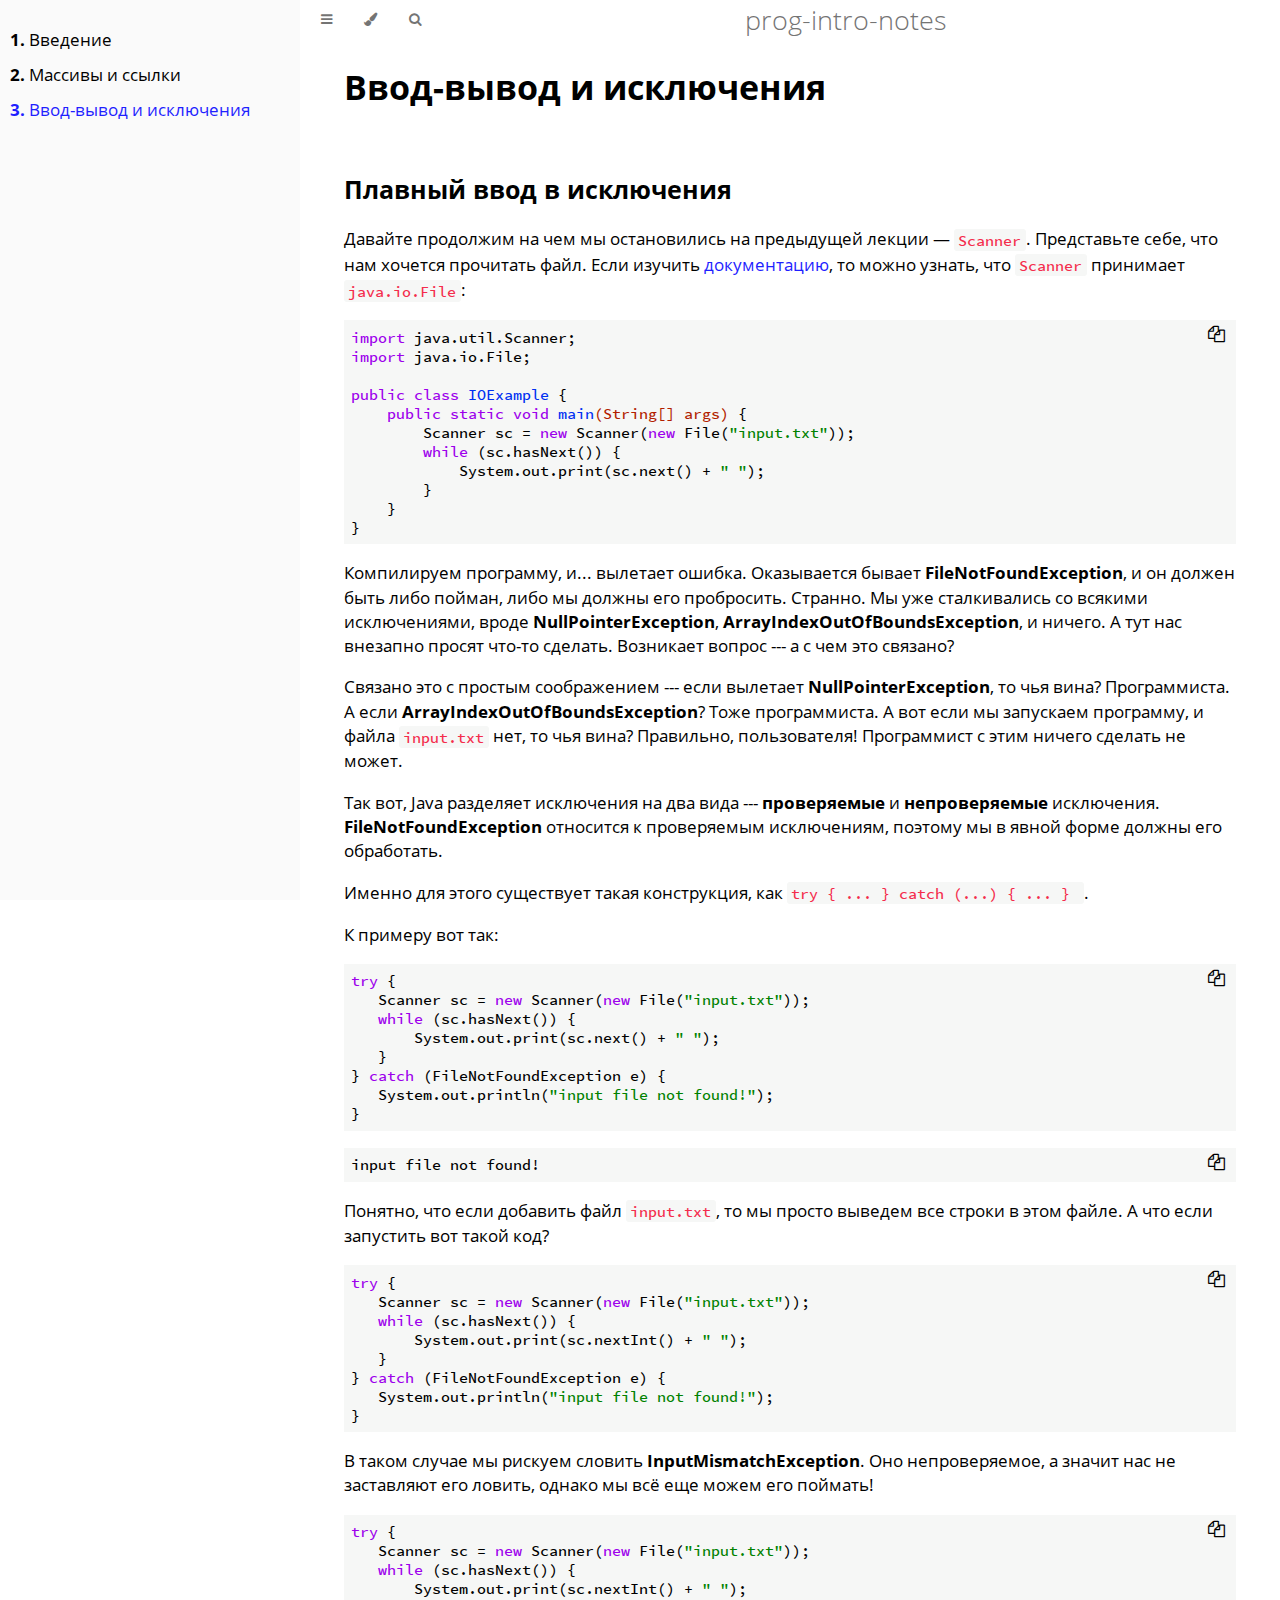
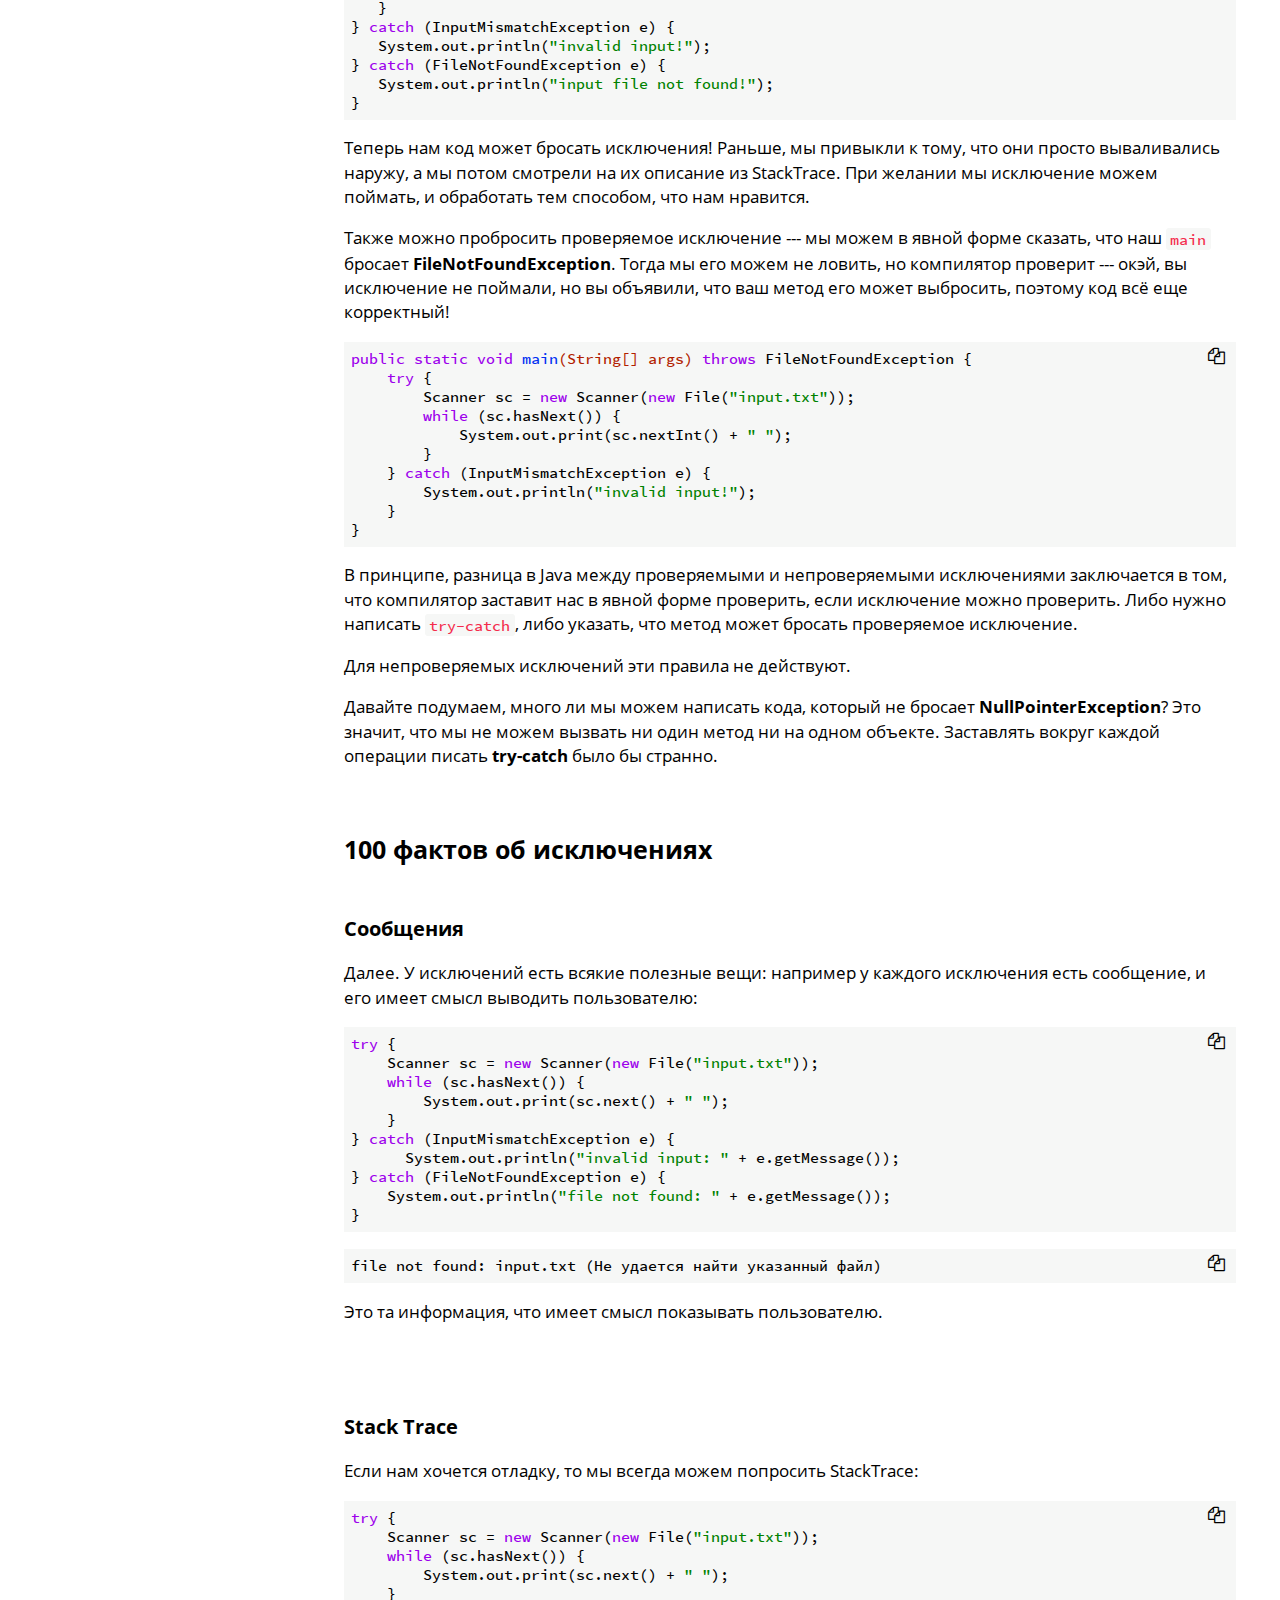
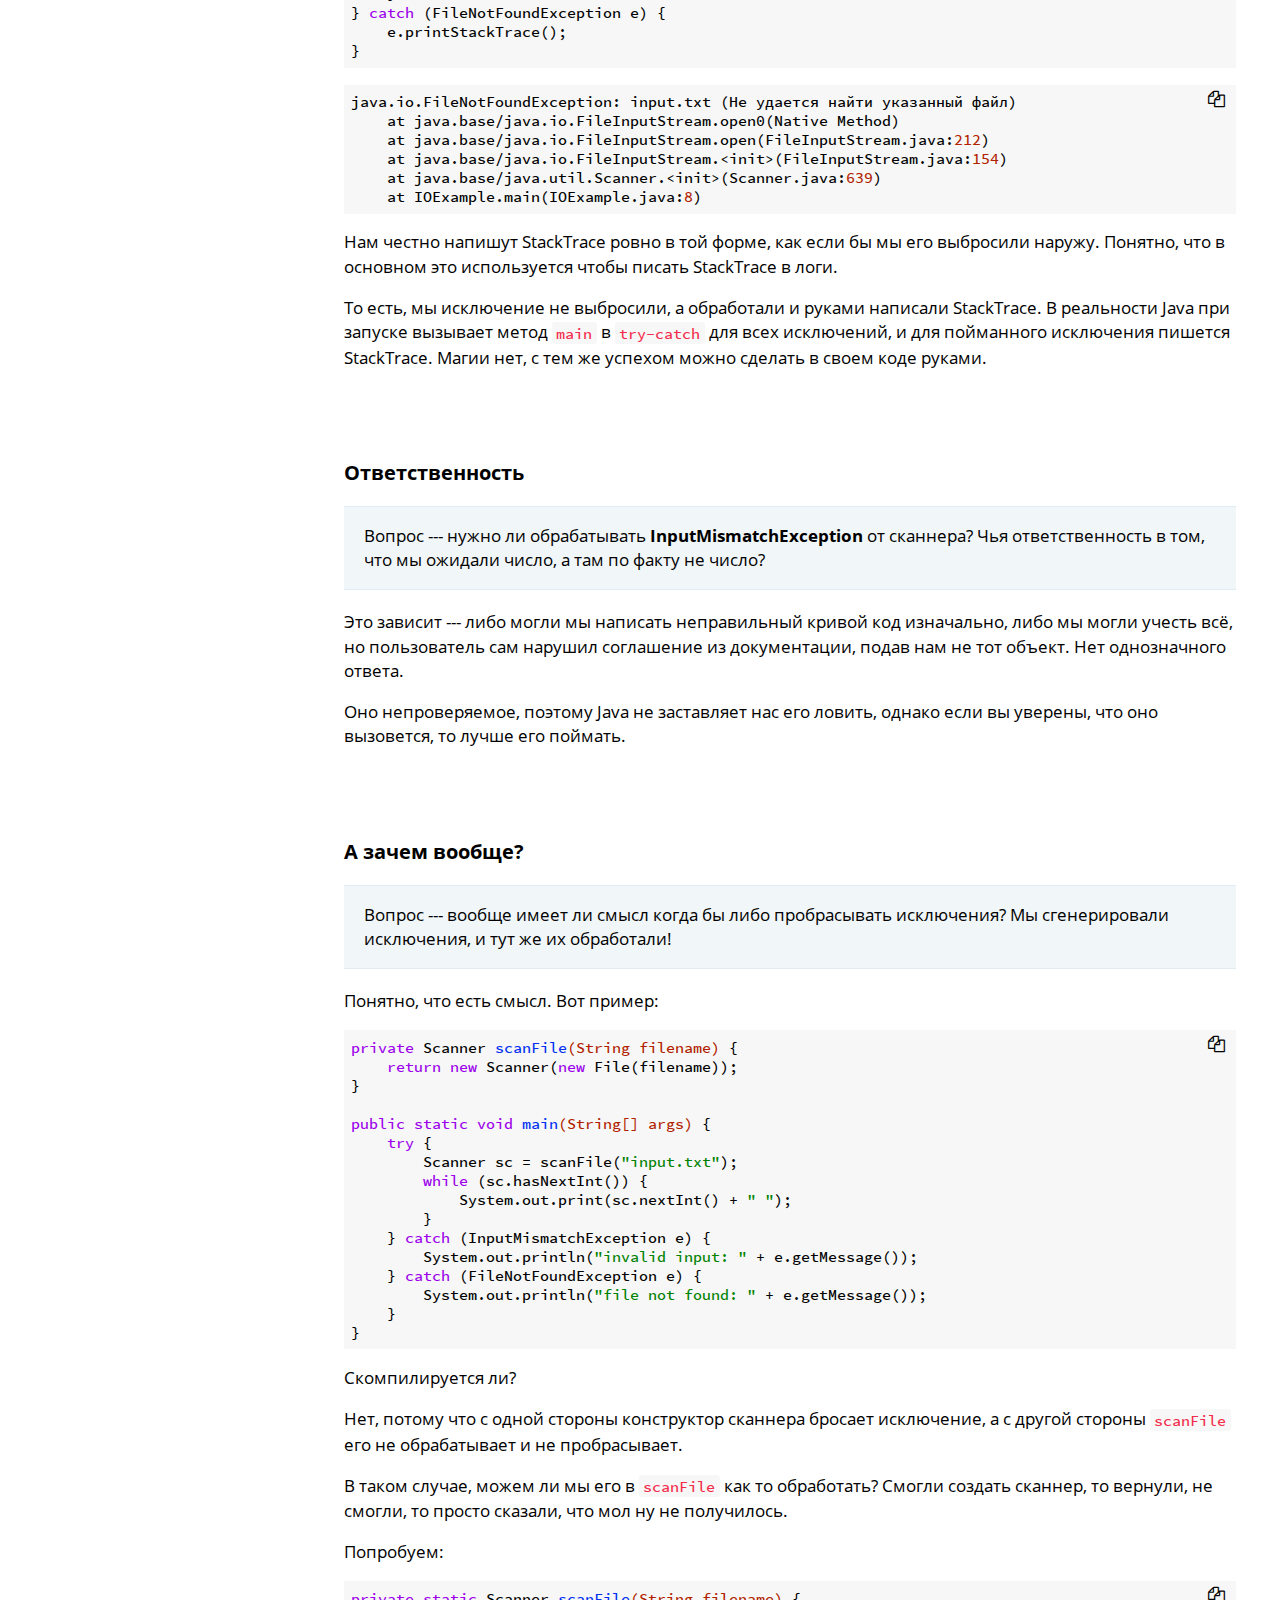
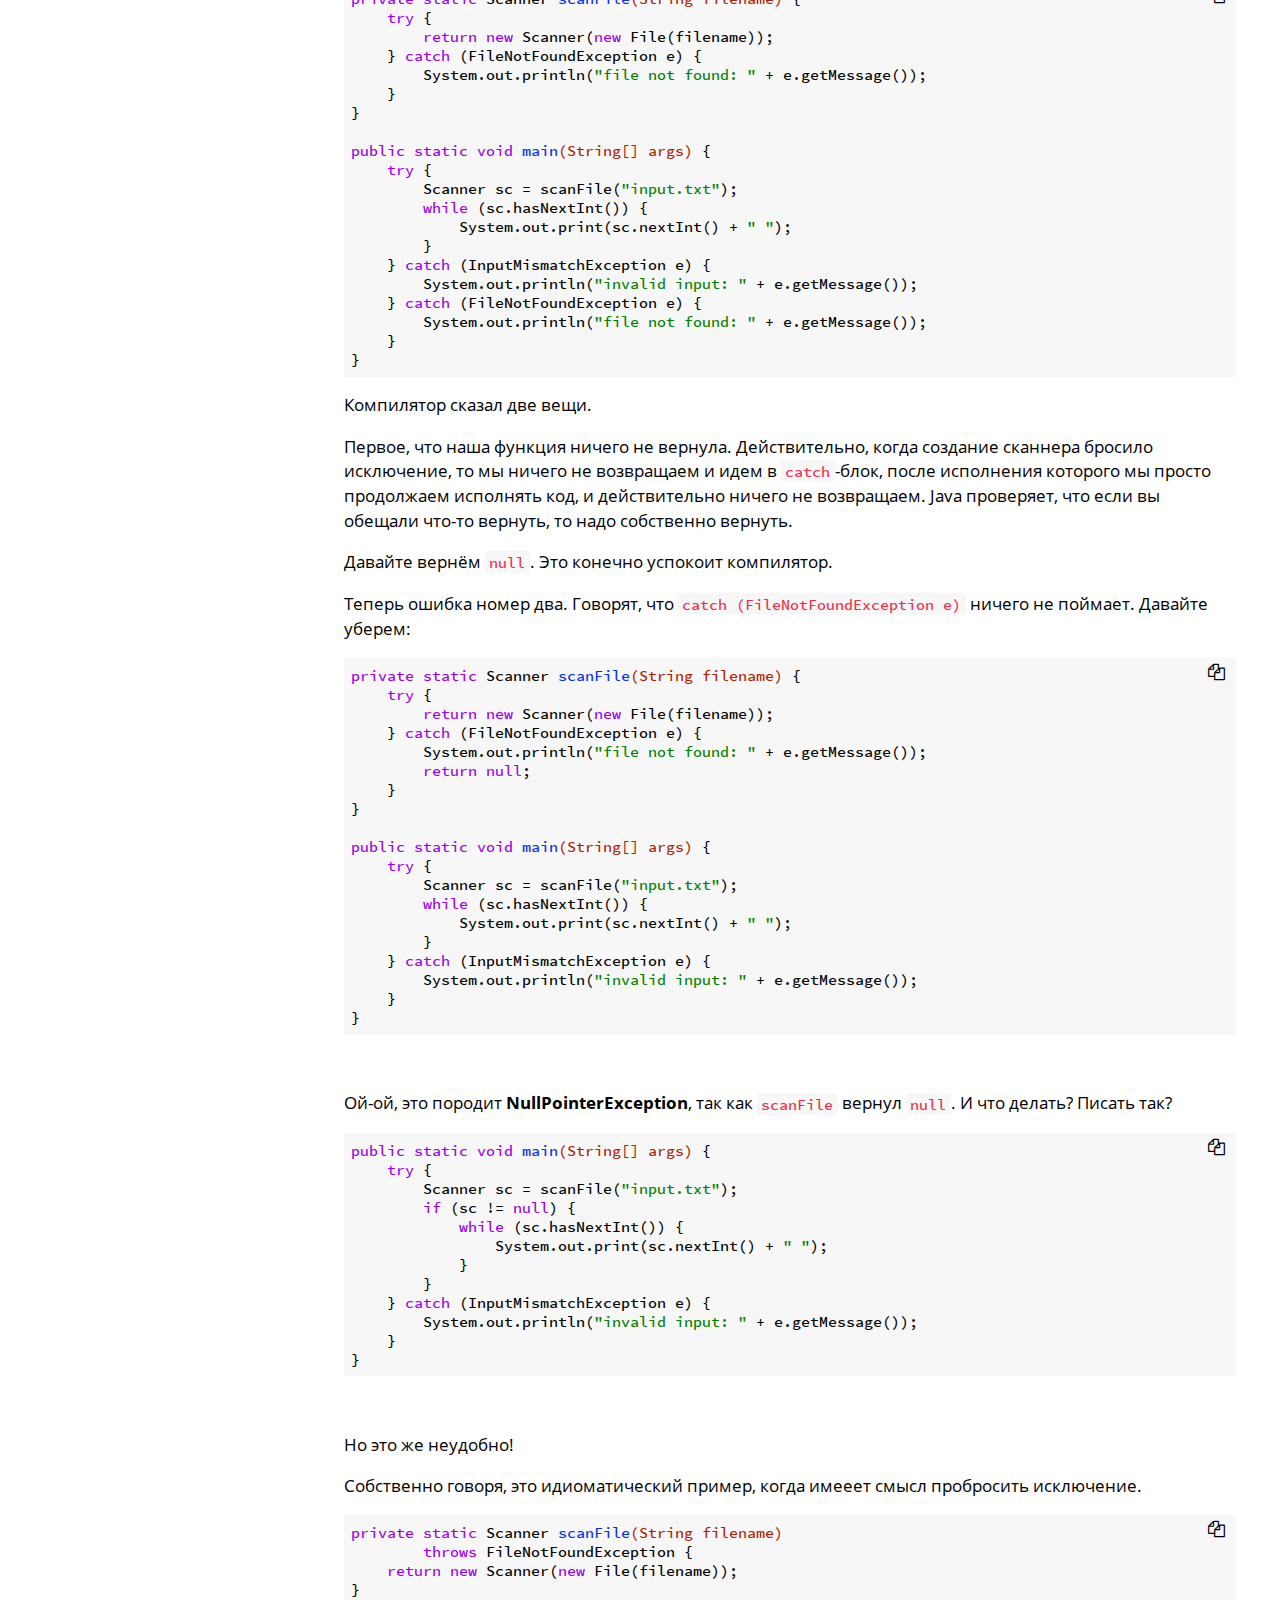
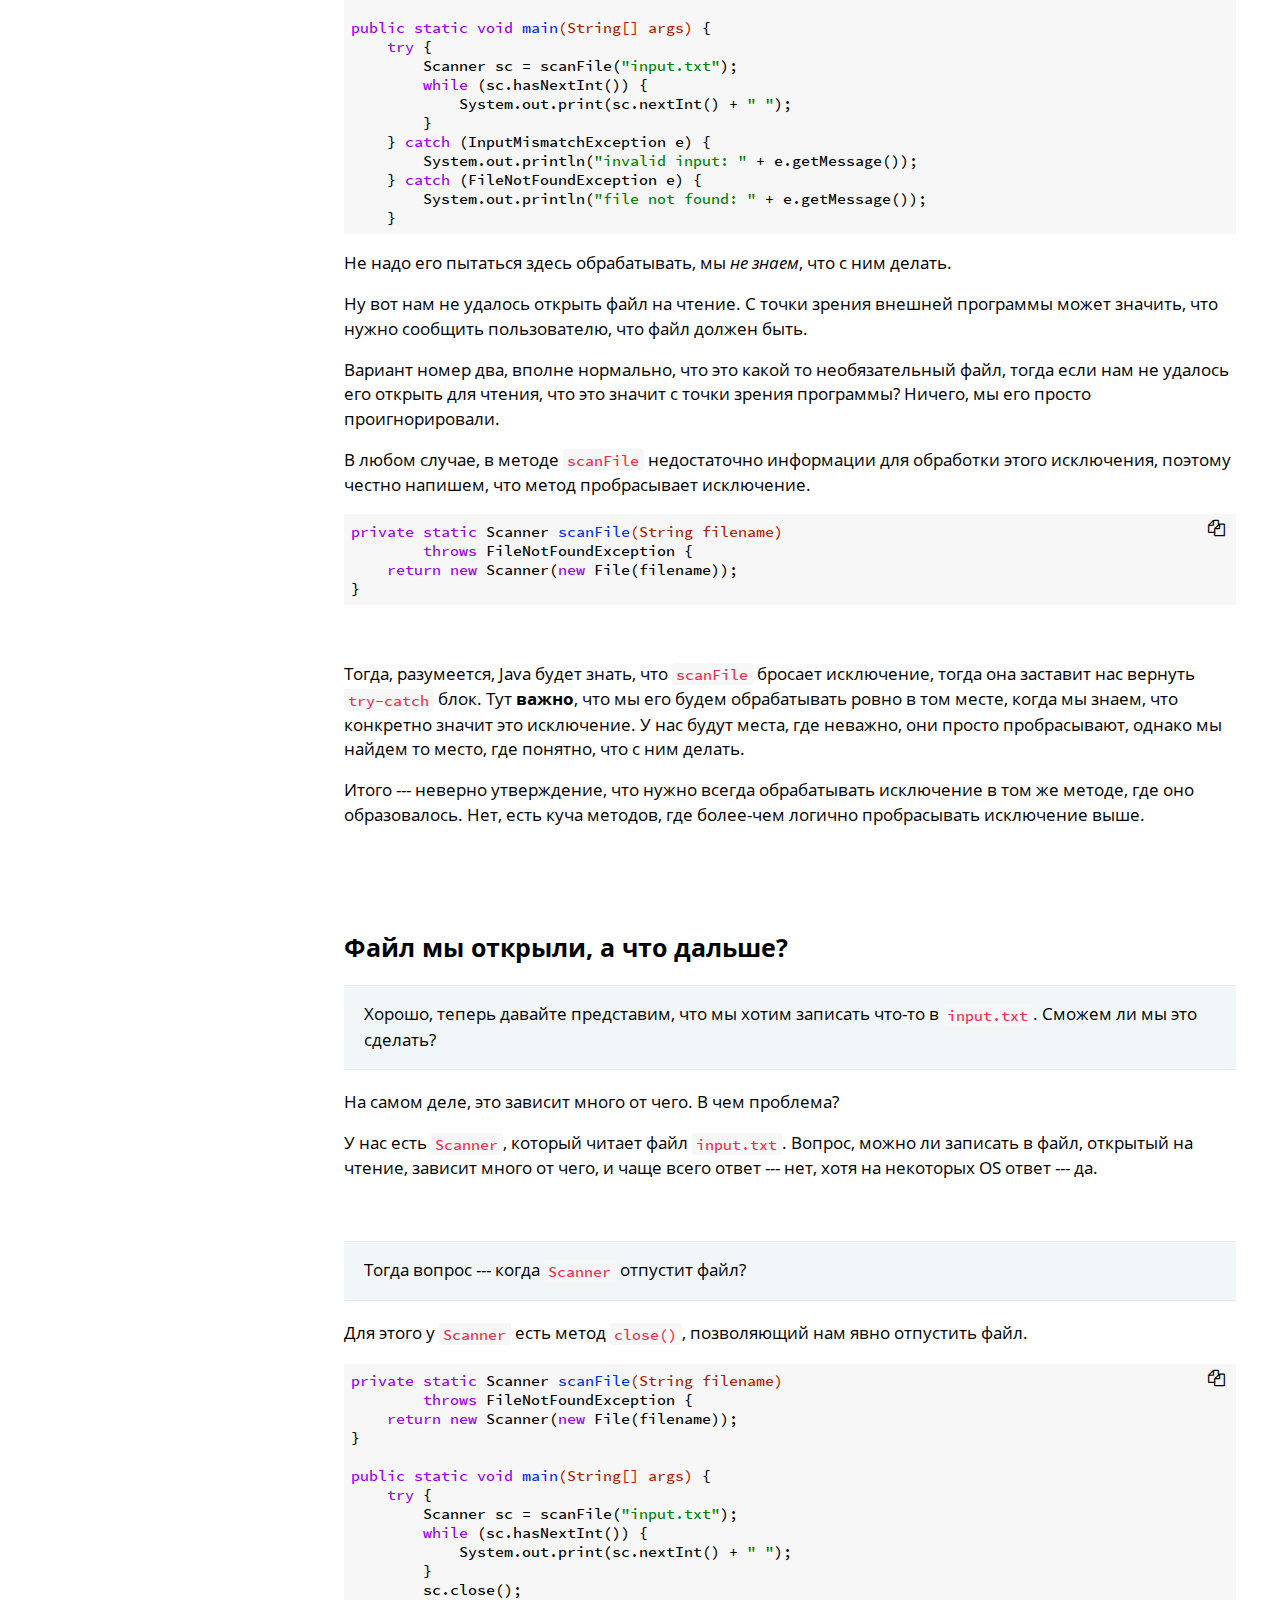
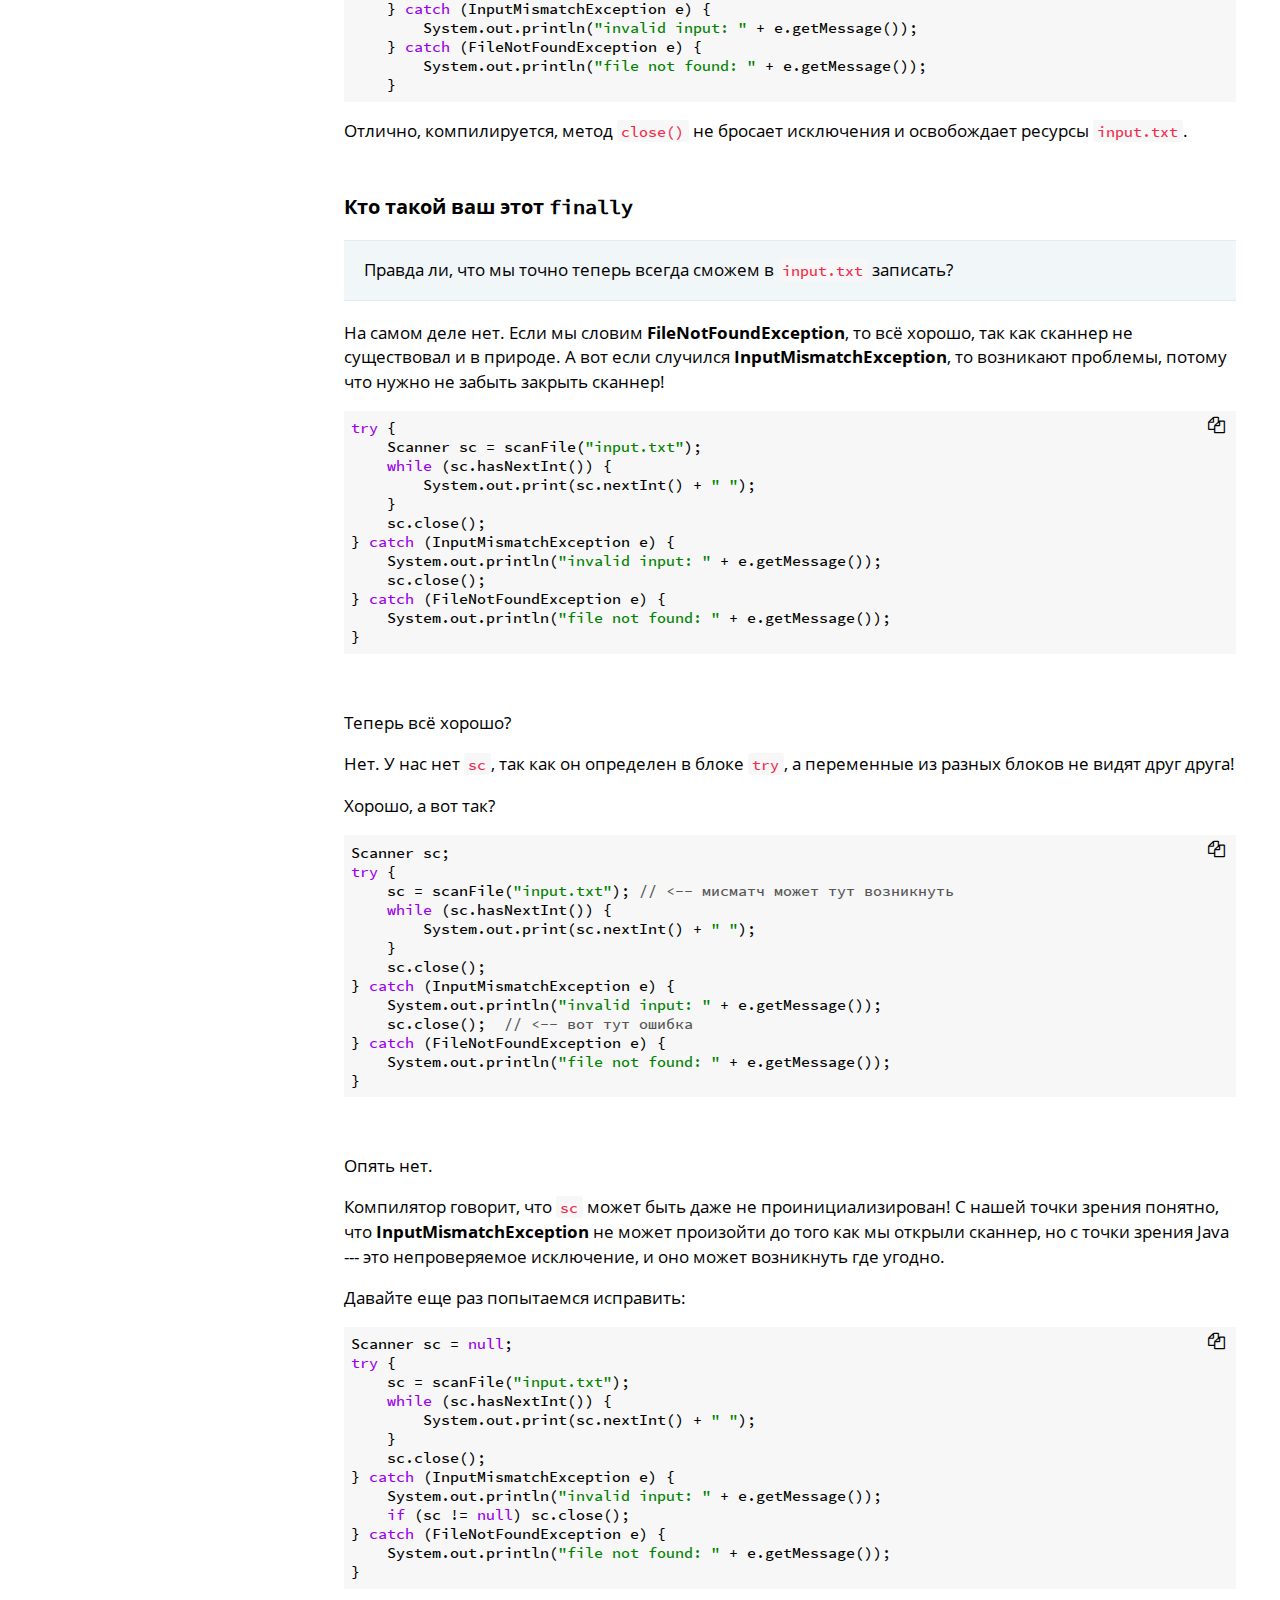
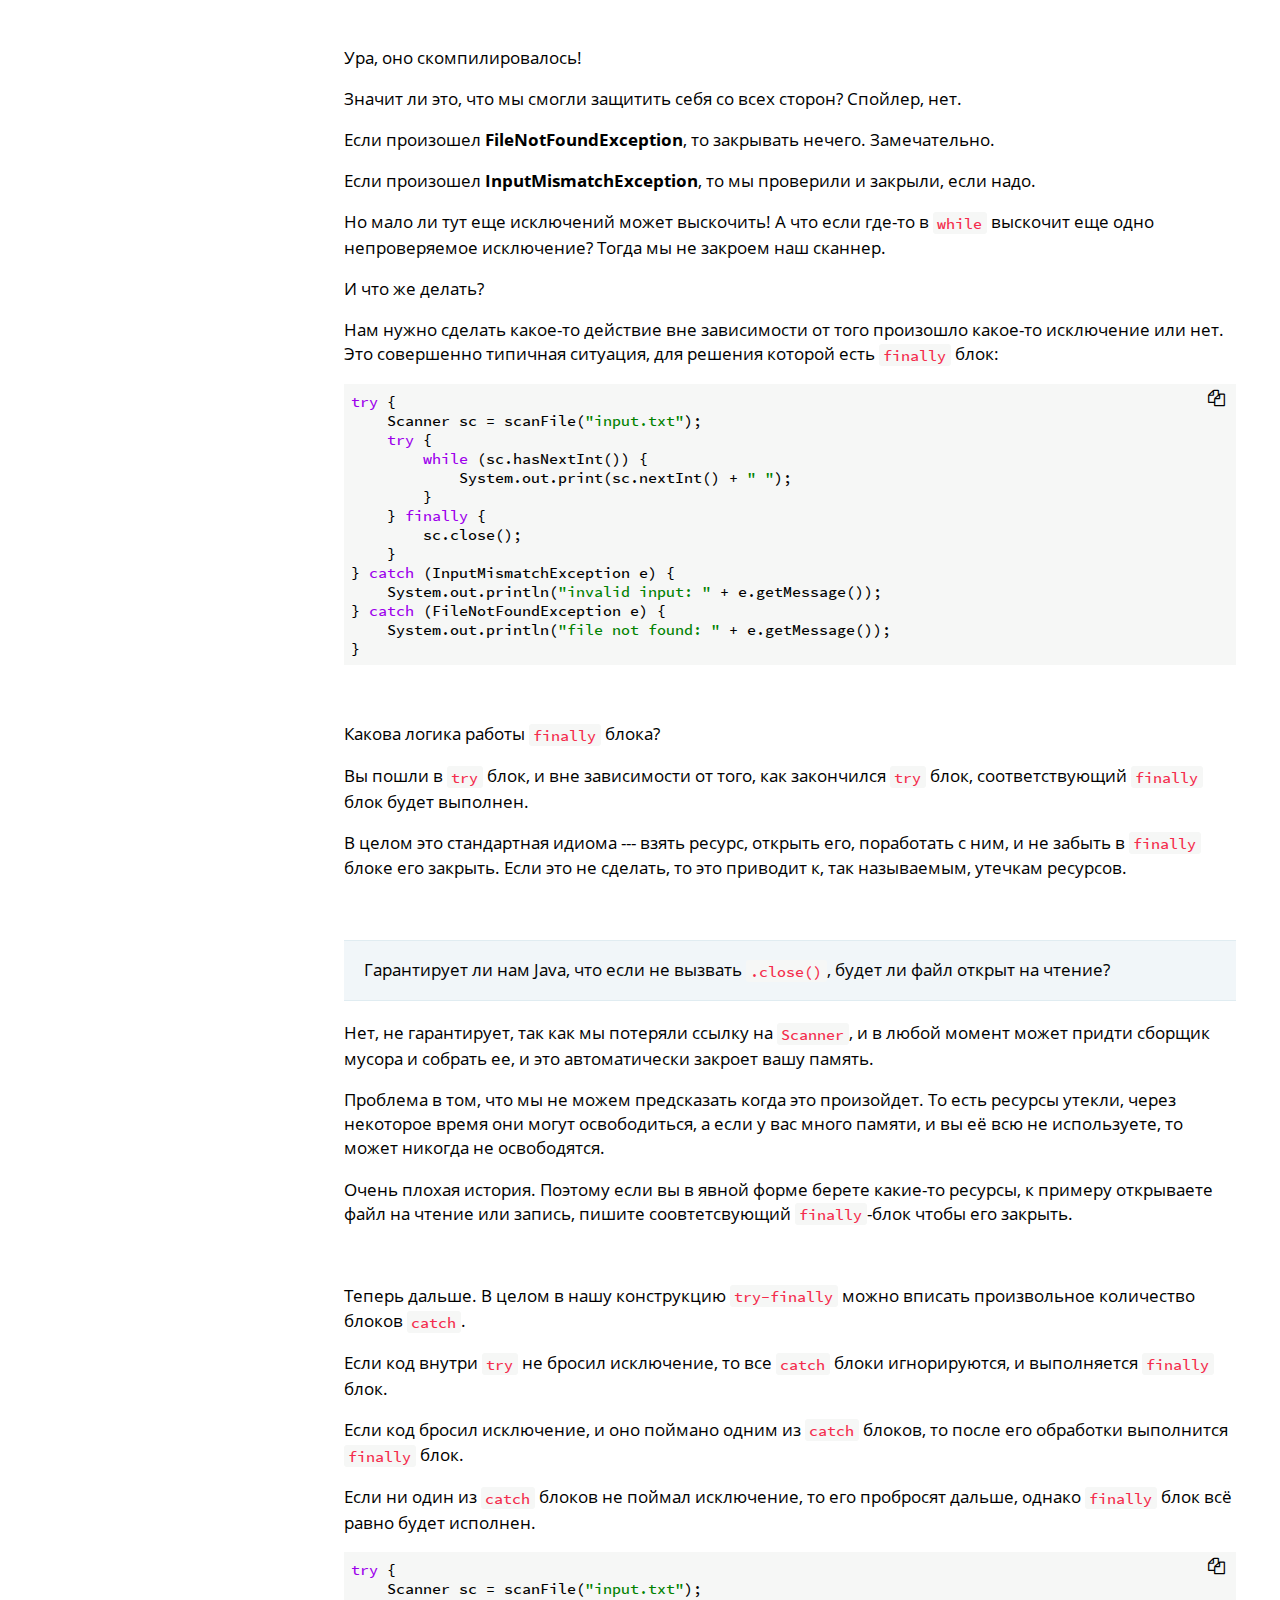
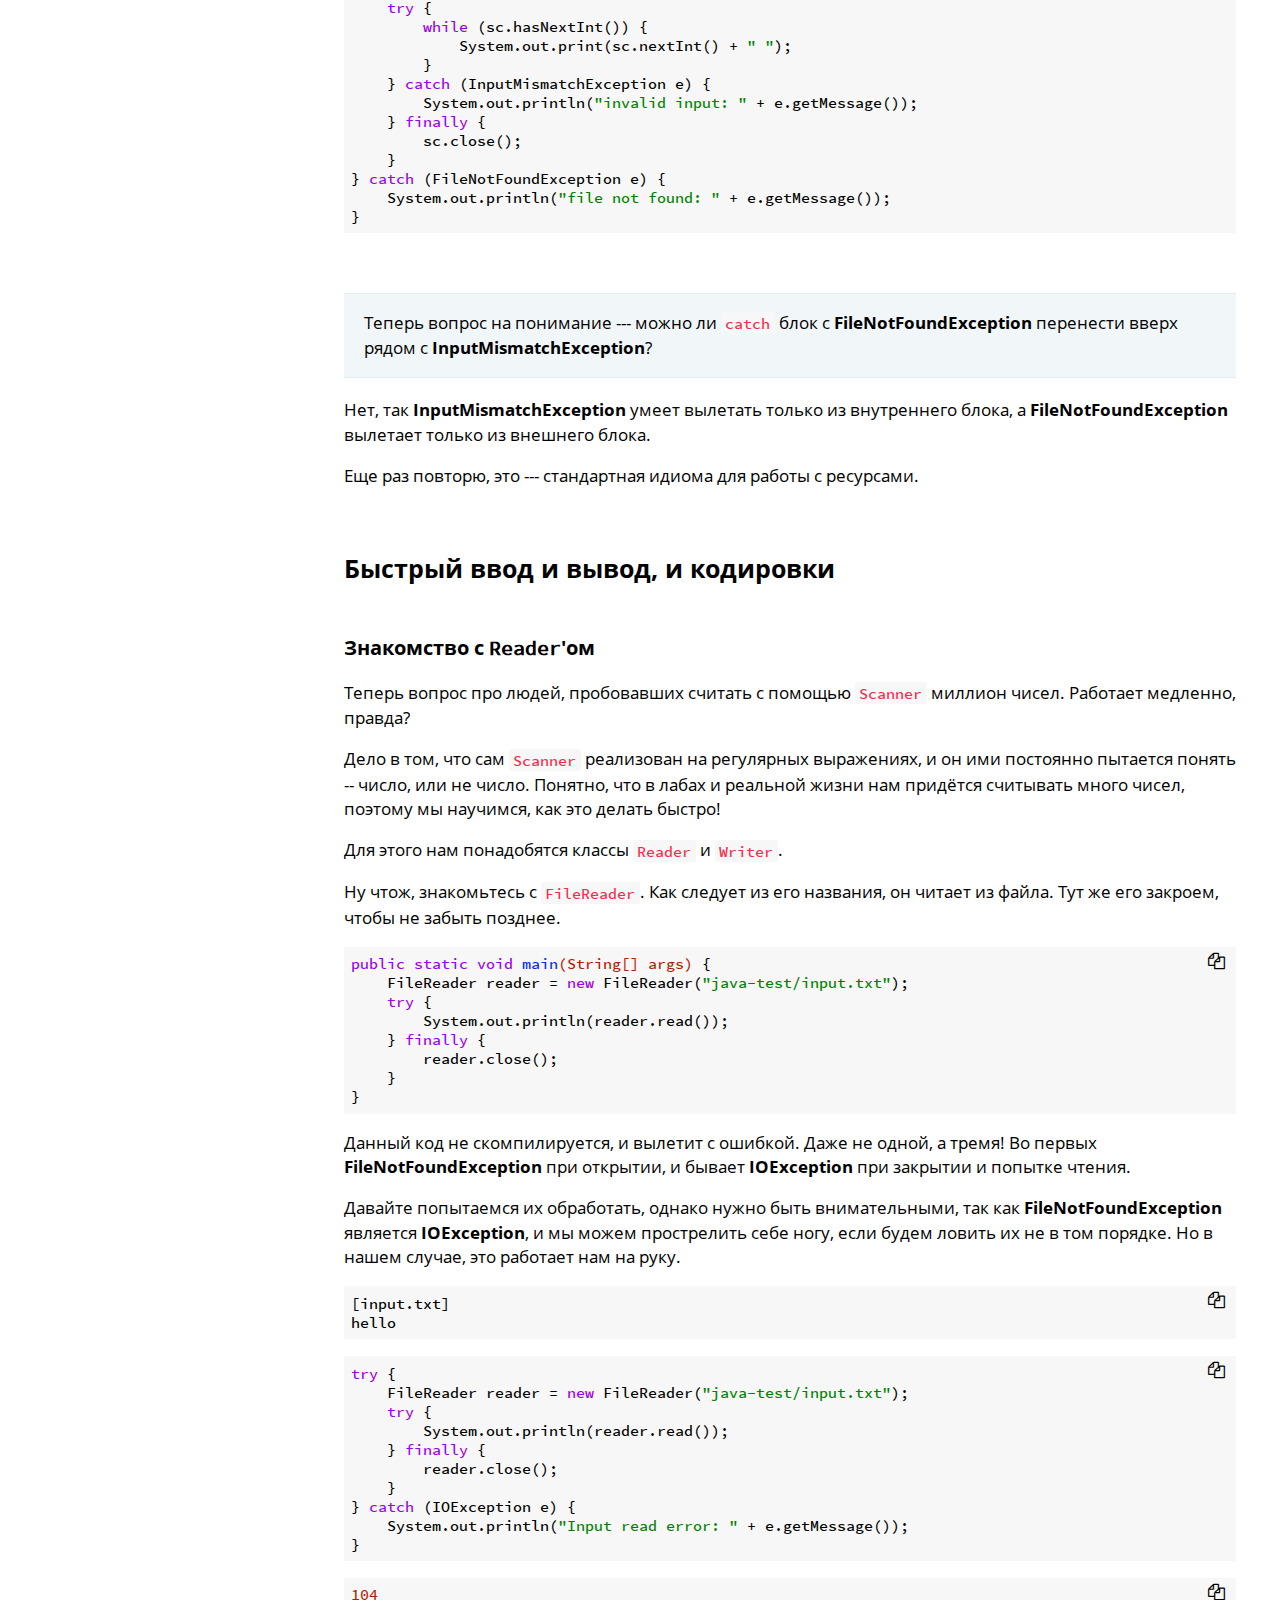
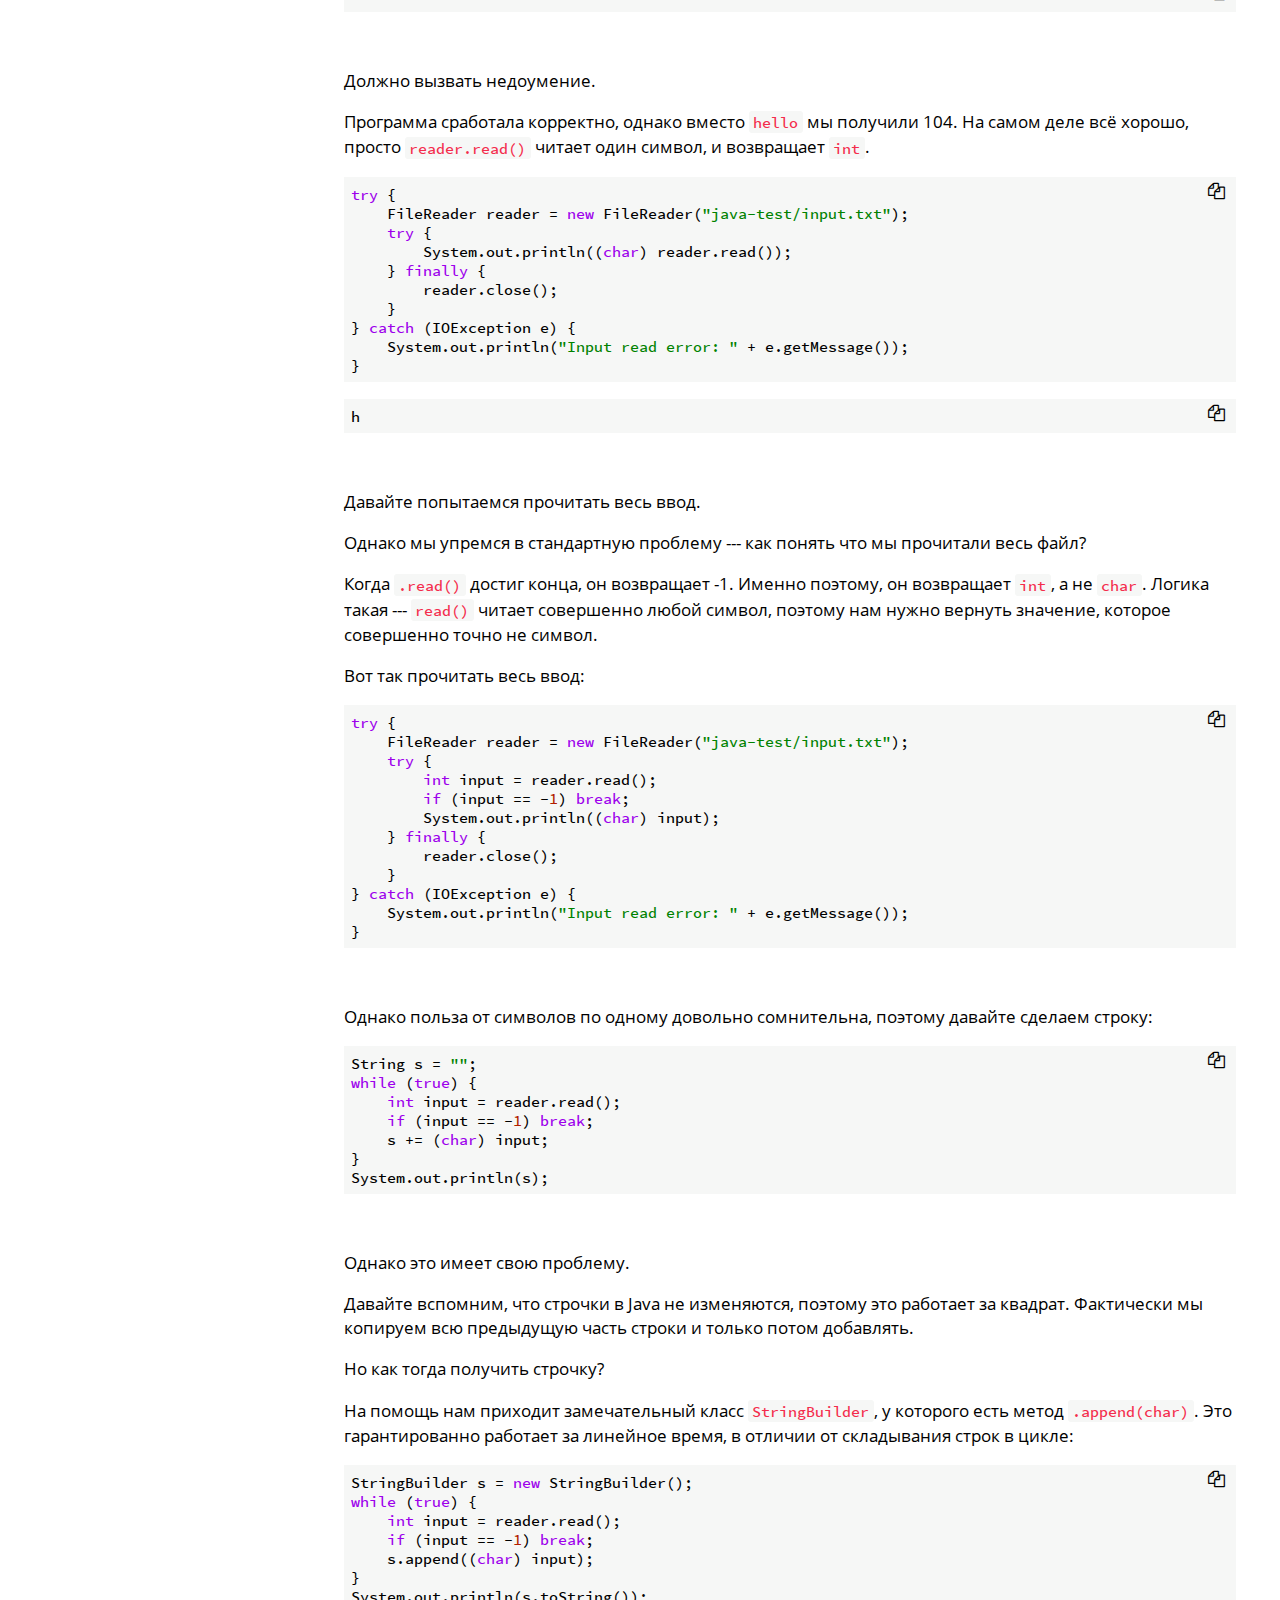
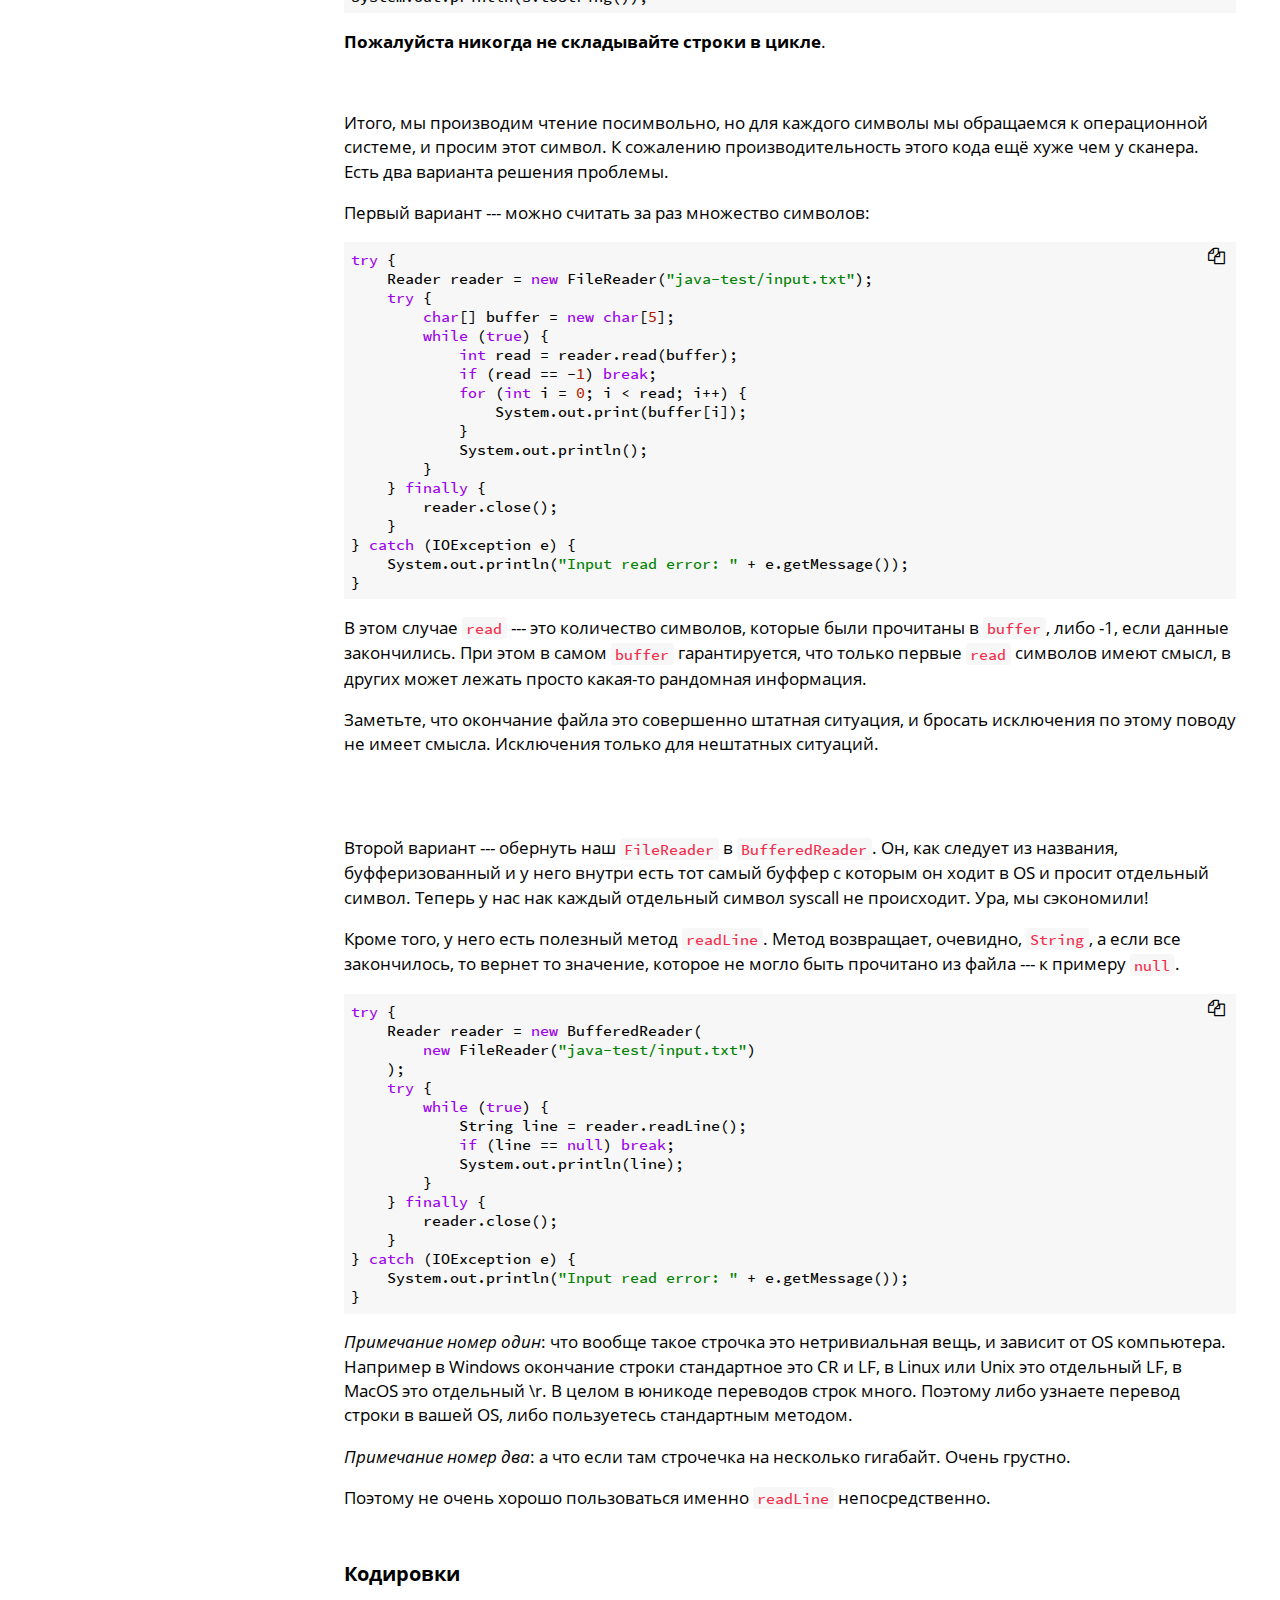
<file: 03_io_and_exceptions.html>
<!DOCTYPE HTML>
<html lang="en" class="sidebar-visible no-js light">
    <head>
        <!-- Book generated using mdBook -->
        <meta charset="UTF-8">
        <title>Ввод-вывод и исключения - prog-intro-notes</title>
        <!-- Custom HTML head -->
        <meta content="text/html; charset=utf-8" http-equiv="Content-Type">
        <meta name="description" content="">
        <meta name="viewport" content="width=device-width, initial-scale=1">
        <meta name="theme-color" content="#ffffff" />

        <link rel="icon" href="favicon.svg">
        <link rel="shortcut icon" href="favicon.png">
        <link rel="stylesheet" href="css/variables.css">
        <link rel="stylesheet" href="css/general.css">
        <link rel="stylesheet" href="css/chrome.css">
        <!-- Fonts -->
        <link rel="stylesheet" href="FontAwesome/css/font-awesome.css">
        <link rel="stylesheet" href="fonts/fonts.css">
        <!-- Highlight.js Stylesheets -->
        <link rel="stylesheet" href="highlight.css">
        <link rel="stylesheet" href="tomorrow-night.css">
        <link rel="stylesheet" href="ayu-highlight.css">

        <!-- Custom theme stylesheets -->
        <link rel="stylesheet" href="theme/pagetoc.css">
    </head>
    <body>
        <!-- Provide site root to javascript -->
        <script type="text/javascript">
            var path_to_root = "";
            var default_theme = window.matchMedia("(prefers-color-scheme: dark)").matches ? "navy" : "light";
        </script>

        <!-- Work around some values being stored in localStorage wrapped in quotes -->
        <script type="text/javascript">
            try {
                var theme = localStorage.getItem('mdbook-theme');
                var sidebar = localStorage.getItem('mdbook-sidebar');

                if (theme.startsWith('"') && theme.endsWith('"')) {
                    localStorage.setItem('mdbook-theme', theme.slice(1, theme.length - 1));
                }

                if (sidebar.startsWith('"') && sidebar.endsWith('"')) {
                    localStorage.setItem('mdbook-sidebar', sidebar.slice(1, sidebar.length - 1));
                }
            } catch (e) { }
        </script>

        <!-- Set the theme before any content is loaded, prevents flash -->
        <script type="text/javascript">
            var theme;
            try { theme = localStorage.getItem('mdbook-theme'); } catch(e) { }
            if (theme === null || theme === undefined) { theme = default_theme; }
            var html = document.querySelector('html');
            html.classList.remove('no-js')
            html.classList.remove('light')
            html.classList.add(theme);
            html.classList.add('js');
        </script>

        <!-- Hide / unhide sidebar before it is displayed -->
        <script type="text/javascript">
            var html = document.querySelector('html');
            var sidebar = 'hidden';
            if (document.body.clientWidth >= 1080) {
                try { sidebar = localStorage.getItem('mdbook-sidebar'); } catch(e) { }
                sidebar = sidebar || 'visible';
            }
            html.classList.remove('sidebar-visible');
            html.classList.add("sidebar-" + sidebar);
        </script>

        <nav id="sidebar" class="sidebar" aria-label="Table of contents">
            <div class="sidebar-scrollbox">
                <ol class="chapter"><li class="chapter-item expanded "><a href="01_intro.html"><strong aria-hidden="true">1.</strong> Введение</a></li><li class="chapter-item expanded "><a href="02_arrays.html"><strong aria-hidden="true">2.</strong> Массивы и ссылки</a></li><li class="chapter-item expanded "><a href="03_io_and_exceptions.html" class="active"><strong aria-hidden="true">3.</strong> Ввод-вывод и исключения</a></li></ol>
            </div>
            <div id="sidebar-resize-handle" class="sidebar-resize-handle"></div>
        </nav>

        <div id="page-wrapper" class="page-wrapper">

            <div class="page">
                <div id="menu-bar-hover-placeholder"></div>
                <div id="menu-bar" class="menu-bar sticky bordered">
                    <div class="left-buttons">
                        <button id="sidebar-toggle" class="icon-button" type="button" title="Toggle Table of Contents" aria-label="Toggle Table of Contents" aria-controls="sidebar">
                            <i class="fa fa-bars"></i>
                        </button>
                        <button id="theme-toggle" class="icon-button" type="button" title="Change theme" aria-label="Change theme" aria-haspopup="true" aria-expanded="false" aria-controls="theme-list">
                            <i class="fa fa-paint-brush"></i>
                        </button>
                        <ul id="theme-list" class="theme-popup" aria-label="Themes" role="menu">
                            <li role="none"><button role="menuitem" class="theme" id="light">Light (default)</button></li>
                            <li role="none"><button role="menuitem" class="theme" id="rust">Rust</button></li>
                            <li role="none"><button role="menuitem" class="theme" id="coal">Coal</button></li>
                            <li role="none"><button role="menuitem" class="theme" id="navy">Navy</button></li>
                            <li role="none"><button role="menuitem" class="theme" id="ayu">Ayu</button></li>
                        </ul>
                        <button id="search-toggle" class="icon-button" type="button" title="Search. (Shortkey: s)" aria-label="Toggle Searchbar" aria-expanded="false" aria-keyshortcuts="S" aria-controls="searchbar">
                            <i class="fa fa-search"></i>
                        </button>
                    </div>

                    <h1 class="menu-title">prog-intro-notes</h1>

                    <div class="right-buttons">
                    </div>
                </div>

                <div id="search-wrapper" class="hidden">
                    <form id="searchbar-outer" class="searchbar-outer">
                        <input type="search" id="searchbar" name="searchbar" placeholder="Search this book ..." aria-controls="searchresults-outer" aria-describedby="searchresults-header">
                    </form>
                    <div id="searchresults-outer" class="searchresults-outer hidden">
                        <div id="searchresults-header" class="searchresults-header"></div>
                        <ul id="searchresults">
                        </ul>
                    </div>
                </div>
                <!-- Apply ARIA attributes after the sidebar and the sidebar toggle button are added to the DOM -->
                <script type="text/javascript">
                    document.getElementById('sidebar-toggle').setAttribute('aria-expanded', sidebar === 'visible');
                    document.getElementById('sidebar').setAttribute('aria-hidden', sidebar !== 'visible');
                    Array.from(document.querySelectorAll('#sidebar a')).forEach(function(link) {
                        link.setAttribute('tabIndex', sidebar === 'visible' ? 0 : -1);
                    });
                </script>

                <div id="content" class="content">
                    <main>
                        <!-- Page table of contents -->
                        <div class="sidetoc"><nav class="pagetoc"></nav></div>

                        <!-- Page table of contents -->
                        <div class="sidetoc"><nav class="pagetoc"></nav></div>

                        <!-- Page table of contents -->
                        <div class="sidetoc"><nav class="pagetoc"></nav></div>

                        <!-- Page table of contents -->
                        <div class="sidetoc"><nav class="pagetoc"></nav></div>

                        <!-- Page table of contents -->
                        <div class="sidetoc"><nav class="pagetoc"></nav></div>

                        <!-- Page table of contents -->
                        <div class="sidetoc"><nav class="pagetoc"></nav></div>

                        <!-- Page table of contents -->
                        <div class="sidetoc"><nav class="pagetoc"></nav></div>

                        <!-- Page table of contents -->
                        <div class="sidetoc"><nav class="pagetoc"></nav></div>

                        <!-- Page table of contents -->
                        <div class="sidetoc"><nav class="pagetoc"></nav></div>

                        <!-- Page table of contents -->
                        <div class="sidetoc"><nav class="pagetoc"></nav></div>

                        <!-- Page table of contents -->
                        <div class="sidetoc"><nav class="pagetoc"></nav></div>

                        <!-- Page table of contents -->
                        <div class="sidetoc"><nav class="pagetoc"></nav></div>

                        <!-- Page table of contents -->
                        <div class="sidetoc"><nav class="pagetoc"></nav></div>

                        <!-- Page table of contents -->
                        <div class="sidetoc"><nav class="pagetoc"></nav></div>

                        <!-- Page table of contents -->
                        <div class="sidetoc"><nav class="pagetoc"></nav></div>

                        <!-- Page table of contents -->
                        <div class="sidetoc"><nav class="pagetoc"></nav></div>

                        <!-- Page table of contents -->
                        <div class="sidetoc"><nav class="pagetoc"></nav></div>

                        <!-- Page table of contents -->
                        <div class="sidetoc"><nav class="pagetoc"></nav></div>

                        <!-- Page table of contents -->
                        <div class="sidetoc"><nav class="pagetoc"></nav></div>

                        <!-- Page table of contents -->
                        <div class="sidetoc"><nav class="pagetoc"></nav></div>

                        <!-- Page table of contents -->
                        <div class="sidetoc"><nav class="pagetoc"></nav></div>

                        <!-- Page table of contents -->
                        <div class="sidetoc"><nav class="pagetoc"></nav></div>

                        <!-- Page table of contents -->
                        <div class="sidetoc"><nav class="pagetoc"></nav></div>

                        <!-- Page table of contents -->
                        <div class="sidetoc"><nav class="pagetoc"></nav></div>

                        <!-- Page table of contents -->
                        <div class="sidetoc"><nav class="pagetoc"></nav></div>

                        <!-- Page table of contents -->
                        <div class="sidetoc"><nav class="pagetoc"></nav></div>

                        <!-- Page table of contents -->
                        <div class="sidetoc"><nav class="pagetoc"></nav></div>

                        <!-- Page table of contents -->
                        <div class="sidetoc"><nav class="pagetoc"></nav></div>

                        <!-- Page table of contents -->
                        <div class="sidetoc"><nav class="pagetoc"></nav></div>

                        <!-- Page table of contents -->
                        <div class="sidetoc"><nav class="pagetoc"></nav></div>

                        <!-- Page table of contents -->
                        <div class="sidetoc"><nav class="pagetoc"></nav></div>

                        <!-- Page table of contents -->
                        <div class="sidetoc"><nav class="pagetoc"></nav></div>

                        <!-- Page table of contents -->
                        <div class="sidetoc"><nav class="pagetoc"></nav></div>

                        <!-- Page table of contents -->
                        <div class="sidetoc"><nav class="pagetoc"></nav></div>

                        <h1 id="Ввод-вывод-и-исключения"><a class="header" href="#Ввод-вывод-и-исключения">Ввод-вывод и исключения</a></h1>
<h2 id="Плавный-ввод-в-исключения"><a class="header" href="#Плавный-ввод-в-исключения">Плавный ввод в исключения</a></h2>
<p>Давайте продолжим на чем мы остановились на предыдущей лекции — <code>Scanner</code>. Представьте себе, что нам хочется прочитать файл. Если изучить <a href="https://docs.oracle.com/javase/7/docs/api/java/util/Scanner.html">документацию</a>, то можно узнать, что <code>Scanner</code> принимает <code>java.io.File</code>:</p>
<pre><code class="language-java">import java.util.Scanner;  
import java.io.File;  
  
public class IOExample {  
    public static void main(String[] args) {  
        Scanner sc = new Scanner(new File(&quot;input.txt&quot;));  
        while (sc.hasNext()) {  
            System.out.print(sc.next() + &quot; &quot;);  
        }  
    }  
}
</code></pre>
<p>Компилируем программу, и... вылетает ошибка. Оказывается бывает <strong>FileNotFoundException</strong>, и он должен быть либо пойман, либо мы должны его пробросить. Странно. Мы уже сталкивались со всякими исключениями, вроде <strong>NullPointerException</strong>, <strong>ArrayIndexOutOfBoundsException</strong>, и ничего. А тут нас внезапно просят что-то сделать. Возникает вопрос --- а с чем это связано?</p>
<p>Связано это с простым соображением --- если вылетает <strong>NullPointerException</strong>, то чья вина? Программиста. А если <strong>ArrayIndexOutOfBoundsException</strong>? Тоже программиста. А вот если мы запускаем программу, и файла <code>input.txt</code> нет, то чья вина? Правильно, пользователя! Программист с этим ничего сделать не может.</p>
<p>Так вот, Java разделяет исключения на два вида --- <strong>проверяемые</strong> и <strong>непроверяемые</strong> исключения. <strong>FileNotFoundException</strong> относится к проверяемым исключениям, поэтому мы в явной форме должны его обработать.</p>
<p>Именно для этого существует такая конструкция, как <code>try { ... } catch (...) { ... } </code>.</p>
<p>К примеру вот так:</p>
<pre><code class="language-java">try {  
   Scanner sc = new Scanner(new File(&quot;input.txt&quot;));  
   while (sc.hasNext()) {  
       System.out.print(sc.next() + &quot; &quot;);  
   }  
} catch (FileNotFoundException e) {  
   System.out.println(&quot;input file not found!&quot;);  
}
</code></pre>
<pre><code class="language-java">input file not found!
</code></pre>
<p>Понятно, что если добавить файл <code>input.txt</code>, то мы просто выведем все строки в этом файле. А что если запустить вот такой код?</p>
<pre><code class="language-java">try {  
   Scanner sc = new Scanner(new File(&quot;input.txt&quot;));  
   while (sc.hasNext()) {  
       System.out.print(sc.nextInt() + &quot; &quot;);  
   }  
} catch (FileNotFoundException e) {  
   System.out.println(&quot;input file not found!&quot;);  
}
</code></pre>
<p>В таком случае мы рискуем словить <strong>InputMismatchException</strong>. Оно непроверяемое, а значит нас не заставляют его ловить, однако мы всё еще можем его поймать!</p>
<pre><code class="language-java">try {  
   Scanner sc = new Scanner(new File(&quot;input.txt&quot;));  
   while (sc.hasNext()) {  
       System.out.print(sc.nextInt() + &quot; &quot;);  
   }  
} catch (InputMismatchException e) {  
   System.out.println(&quot;invalid input!&quot;);  
} catch (FileNotFoundException e) {  
   System.out.println(&quot;input file not found!&quot;);  
}
</code></pre>
<p>Теперь нам код может бросать исключения! Раньше, мы привыкли к тому, что они просто вываливались наружу, а мы потом смотрели на их описание из StackTrace. При желании мы исключение можем поймать, и обработать тем способом, что нам нравится. </p>
<p>Также можно пробросить проверяемое исключение --- мы можем в явной форме сказать, что наш <code>main</code> бросает <strong>FileNotFoundException</strong>. Тогда мы его можем не ловить, но компилятор проверит --- окэй, вы исключение не поймали, но вы объявили, что ваш метод его может выбросить, поэтому код всё еще корректный!</p>
<pre><code class="language-java">public static void main(String[] args) throws FileNotFoundException {  
    try {  
        Scanner sc = new Scanner(new File(&quot;input.txt&quot;));  
        while (sc.hasNext()) {  
            System.out.print(sc.nextInt() + &quot; &quot;);  
        }  
    } catch (InputMismatchException e) {  
        System.out.println(&quot;invalid input!&quot;);  
    }  
}
</code></pre>
<p>В принципе, разница в Java между проверяемыми и непроверяемыми исключениями заключается в том, что компилятор заставит нас в явной форме проверить, если исключение можно проверить. Либо нужно написать <code>try-catch</code>, либо указать, что метод может бросать проверяемое исключение.</p>
<p>Для непроверяемых исключений эти правила не действуют. </p>
<p>Давайте подумаем, много ли мы можем написать кода, который не бросает <strong>NullPointerException</strong>? Это значит, что мы не можем вызвать ни один метод ни на одном объекте. Заставлять вокруг каждой операции писать <strong>try-catch</strong> было бы странно.</p>
<h2 id="100-фактов-об-исключениях"><a class="header" href="#100-фактов-об-исключениях">100 фактов об исключениях</a></h2>
<h3 id="Сообщения"><a class="header" href="#Сообщения">Сообщения</a></h3>
<p>Далее. У исключений есть всякие полезные вещи: например у каждого исключения есть сообщение, и его имеет смысл выводить пользователю:</p>
<pre><code class="language-java">try {  
    Scanner sc = new Scanner(new File(&quot;input.txt&quot;));  
    while (sc.hasNext()) {  
        System.out.print(sc.next() + &quot; &quot;);  
    }  
} catch (InputMismatchException e) {  
	  System.out.println(&quot;invalid input: &quot; + e.getMessage());  
} catch (FileNotFoundException e) {  
    System.out.println(&quot;file not found: &quot; + e.getMessage());  
}
</code></pre>
<pre><code class="language-java">file not found: input.txt (Не удается найти указанный файл)
</code></pre>
<p>Это та информация, что имеет смысл показывать пользователю.</p>
<br/>
<h3 id="stack-trace"><a class="header" href="#stack-trace">Stack Trace</a></h3>
<p>Если нам хочется отладку, то мы всегда можем попросить StackTrace:</p>
<pre><code class="language-java">try {  
    Scanner sc = new Scanner(new File(&quot;input.txt&quot;));  
    while (sc.hasNext()) {  
        System.out.print(sc.next() + &quot; &quot;);  
    }  
} catch (FileNotFoundException e) {  
    e.printStackTrace();  
}
</code></pre>
<pre><code class="language-java">java.io.FileNotFoundException: input.txt (Не удается найти указанный файл)
	at java.base/java.io.FileInputStream.open0(Native Method)
	at java.base/java.io.FileInputStream.open(FileInputStream.java:212)
	at java.base/java.io.FileInputStream.&lt;init&gt;(FileInputStream.java:154)
	at java.base/java.util.Scanner.&lt;init&gt;(Scanner.java:639)
	at IOExample.main(IOExample.java:8)
</code></pre>
<p>Нам честно напишут StackTrace ровно в той форме, как если бы мы его выбросили наружу. Понятно, что в основном это используется чтобы писать StackTrace в логи. </p>
<p>То есть, мы исключение не выбросили, а обработали и руками написали StackTrace. В реальности Java при запуске вызывает метод <code>main</code> в <code>try-catch</code> для всех исключений, и для пойманного исключения пишется StackTrace. Магии нет, с тем же успехом можно сделать в своем коде руками.</p>
<br/>
<h3 id="Ответственность"><a class="header" href="#Ответственность">Ответственность</a></h3>
<blockquote>
<p>Вопрос --- нужно ли обрабатывать <strong>InputMismatchException</strong> от сканнера? Чья ответственность в том, что мы ожидали число, а там по факту не число?</p>
</blockquote>
<p>Это зависит --- либо могли мы написать неправильный кривой код изначально, либо мы могли учесть всё, но пользователь сам нарушил соглашение из документации, подав нам не тот объект. Нет однозначного ответа.</p>
<p>Оно непроверяемое, поэтому Java не заставляет нас его ловить, однако если вы уверены, что оно вызовется, то лучше его поймать.</p>
<br/>
<h3 id="А-зачем-вообще"><a class="header" href="#А-зачем-вообще">А зачем вообще?</a></h3>
<blockquote>
<p>Вопрос --- вообще имеет ли смысл когда бы либо пробрасывать исключения? Мы сгенерировали исключения, и тут же их обработали! </p>
</blockquote>
<p>Понятно, что есть смысл. Вот пример:</p>
<pre><code class="language-java">private Scanner scanFile(String filename) {  
	return new Scanner(new File(filename));  
}

public static void main(String[] args) {  
	try {  
		Scanner sc = scanFile(&quot;input.txt&quot;);  
		while (sc.hasNextInt()) {  
			System.out.print(sc.nextInt() + &quot; &quot;);  
		}  
	} catch (InputMismatchException e) {  
		System.out.println(&quot;invalid input: &quot; + e.getMessage());  
	} catch (FileNotFoundException e) {  
		System.out.println(&quot;file not found: &quot; + e.getMessage());  
	}
}
</code></pre>
<p>Скомпилируется ли? </p>
<p>Нет, потому что с одной стороны конструктор сканнера бросает исключение, а с другой стороны <code>scanFile</code> его не обрабатывает и не пробрасывает. </p>
<p>В таком случае, можем ли мы его в <code>scanFile</code> как то обработать? Смогли создать сканнер, то вернули, не смогли, то просто сказали, что мол ну не получилось. </p>
<p>Попробуем:</p>
<pre><code class="language-java">private static Scanner scanFile(String filename) {
	try {
		return new Scanner(new File(filename));
	} catch (FileNotFoundException e) {
		System.out.println(&quot;file not found: &quot; + e.getMessage());
	}
}

public static void main(String[] args) {  
	try {  
		Scanner sc = scanFile(&quot;input.txt&quot;);  
		while (sc.hasNextInt()) {  
			System.out.print(sc.nextInt() + &quot; &quot;);  
		}  
	} catch (InputMismatchException e) {  
		System.out.println(&quot;invalid input: &quot; + e.getMessage());  
	} catch (FileNotFoundException e) {
		System.out.println(&quot;file not found: &quot; + e.getMessage());
	}
}
</code></pre>
<p>Компилятор сказал две вещи. </p>
<p>Первое, что наша функция ничего не вернула. Действительно, когда создание сканнера бросило исключение, то мы ничего не возвращаем и идем в <code>catch</code>-блок, после исполнения которого мы просто продолжаем исполнять код, и действительно ничего не возвращаем. Java проверяет, что если вы обещали что-то вернуть, то надо собственно вернуть.</p>
<p>Давайте вернём <code>null</code>. Это конечно успокоит компилятор.</p>
<p>Теперь ошибка номер два. Говорят, что <code>catch (FileNotFoundException e)</code> ничего не поймает. Давайте уберем:</p>
<pre><code class="language-java">private static Scanner scanFile(String filename) {
	try {
		return new Scanner(new File(filename));
	} catch (FileNotFoundException e) {
		System.out.println(&quot;file not found: &quot; + e.getMessage());
		return null;
	}
}

public static void main(String[] args) {  
	try {  
		Scanner sc = scanFile(&quot;input.txt&quot;);  
		while (sc.hasNextInt()) {  
			System.out.print(sc.nextInt() + &quot; &quot;);  
		}  
	} catch (InputMismatchException e) {  
		System.out.println(&quot;invalid input: &quot; + e.getMessage());  
	}
}
</code></pre>
<br/>
<p>Ой-ой, это породит <strong>NullPointerException</strong>, так как <code>scanFile</code> вернул <code>null</code>. И что делать? Писать так?</p>
<pre><code class="language-java">public static void main(String[] args) {  
	try {  
		Scanner sc = scanFile(&quot;input.txt&quot;); 
		if (sc != null) {
			while (sc.hasNextInt()) {  
				System.out.print(sc.nextInt() + &quot; &quot;);  
			}
		}
	} catch (InputMismatchException e) {  
		System.out.println(&quot;invalid input: &quot; + e.getMessage());  
	}
}
</code></pre>
<br/>
<p>Но это же неудобно! </p>
<p>Собственно говоря, это идиоматический пример, когда имееет смысл пробросить исключение. </p>
<pre><code class="language-java">private static Scanner scanFile(String filename) 
		throws FileNotFoundException {  
	return new Scanner(new File(filename));  
}

public static void main(String[] args) {  
	try {  
		Scanner sc = scanFile(&quot;input.txt&quot;);  
		while (sc.hasNextInt()) {  
			System.out.print(sc.nextInt() + &quot; &quot;);  
		}  
	} catch (InputMismatchException e) {  
		System.out.println(&quot;invalid input: &quot; + e.getMessage());  
	} catch (FileNotFoundException e) {  
		System.out.println(&quot;file not found: &quot; + e.getMessage());  
	}
</code></pre>
<p>Не надо его пытаться здесь обрабатывать, мы <em>не знаем</em>, что с ним делать. </p>
<p>Ну вот нам не удалось открыть файл на чтение. С точки зрения внешней программы может значить, что нужно сообщить пользователю, что файл должен быть. </p>
<p>Вариант номер два, вполне нормально, что это какой то необязательный файл, тогда если нам не удалось его открыть для чтения, что это значит с точки зрения программы? Ничего, мы его просто проигнорировали. </p>
<p>В любом случае, в методе <code>scanFile</code> недостаточно информации для обработки этого исключения, поэтому честно напишем, что метод пробрасывает исключение.</p>
<pre><code class="language-java">private static Scanner scanFile(String filename)
		throws FileNotFoundException {  
	return new Scanner(new File(filename)); 
}  
</code></pre>
<br/>
<p>Тогда, разумеется, Java будет знать, что <code>scanFile</code> бросает исключение, тогда она заставит нас вернуть <code>try-catch</code> блок. Тут <strong>важно</strong>, что мы его будем обрабатывать ровно в том месте, когда мы знаем, что конкретно значит это исключение. У нас будут места, где неважно, они просто пробрасывают, однако мы найдем то место, где понятно, что с ним делать.</p>
<p>Итого --- неверно утверждение, что нужно всегда обрабатывать исключение в том же методе, где оно образовалось. Нет, есть куча методов, где более-чем логично пробрасывать исключение выше.</p>
<br/>
<h2 id="Файл-мы-открыли-а-что-дальше"><a class="header" href="#Файл-мы-открыли-а-что-дальше">Файл мы открыли, а что дальше?</a></h2>
<blockquote>
<p>Хорошо, теперь давайте представим, что мы хотим записать что-то в <code>input.txt</code>. Сможем ли мы это сделать? </p>
</blockquote>
<p>На самом деле, это зависит много от чего. В чем проблема? </p>
<p>У нас есть <code>Scanner</code>, который читает файл <code>input.txt</code>. Вопрос, можно ли записать в файл, открытый на чтение, зависит много от чего, и чаще всего ответ --- нет, хотя на некоторых OS ответ --- да.</p>
<br/>
<blockquote>
<p>Тогда вопрос --- когда <code>Scanner</code> отпустит файл? </p>
</blockquote>
<p>Для этого у <code>Scanner</code> есть метод <code>close()</code>, позволяющий нам явно отпустить файл. </p>
<pre><code class="language-java">private static Scanner scanFile(String filename) 
		throws FileNotFoundException {  
	return new Scanner(new File(filename));  
}

public static void main(String[] args) {  
	try {  
		Scanner sc = scanFile(&quot;input.txt&quot;);  
		while (sc.hasNextInt()) {  
			System.out.print(sc.nextInt() + &quot; &quot;);  
		}
		sc.close();
	} catch (InputMismatchException e) {  
		System.out.println(&quot;invalid input: &quot; + e.getMessage());  
	} catch (FileNotFoundException e) {  
		System.out.println(&quot;file not found: &quot; + e.getMessage());  
	}
</code></pre>
<p>Отлично, компилируется, метод <code>close()</code> не бросает исключения и освобождает ресурсы <code>input.txt</code>. </p>
<h3 id="Кто-такой-ваш-этот-finally"><a class="header" href="#Кто-такой-ваш-этот-finally">Кто такой ваш этот <code>finally</code></a></h3>
<blockquote>
<p>Правда ли, что мы точно теперь всегда сможем в <code>input.txt</code> записать? </p>
</blockquote>
<p>На самом деле нет. Если мы словим <strong>FileNotFoundException</strong>, то всё хорошо, так как сканнер не существовал и в природе. А вот если случился <strong>InputMismatchException</strong>, то возникают проблемы, потому что нужно не забыть закрыть сканнер! </p>
<pre><code class="language-java">try {  
	Scanner sc = scanFile(&quot;input.txt&quot;);  
	while (sc.hasNextInt()) {  
		System.out.print(sc.nextInt() + &quot; &quot;);  
	}  
	sc.close();  
} catch (InputMismatchException e) {  
	System.out.println(&quot;invalid input: &quot; + e.getMessage());    
	sc.close();  
} catch (FileNotFoundException e) {  
	System.out.println(&quot;file not found: &quot; + e.getMessage()); 
}
</code></pre>
<br/>
<p>Теперь всё хорошо?</p>
<p>Нет. У нас нет <code>sc</code>, так как он определен в блоке <code>try</code>, а переменные из разных блоков не видят друг друга! </p>
<p>Хорошо, а вот так?</p>
<pre><code class="language-java">Scanner sc;  
try {  
	sc = scanFile(&quot;input.txt&quot;); // &lt;-- мисматч может тут возникнуть
	while (sc.hasNextInt()) {  
		System.out.print(sc.nextInt() + &quot; &quot;);  
	}  
	sc.close();  
} catch (InputMismatchException e) {  
	System.out.println(&quot;invalid input: &quot; + e.getMessage());   
	sc.close();  // &lt;-- вот тут ошибка
} catch (FileNotFoundException e) {  
	System.out.println(&quot;file not found: &quot; + e.getMessage()); 
}
</code></pre>
<br/>
<p>Опять нет. </p>
<p>Компилятор говорит, что <code>sc</code>  может быть даже не проинициализирован! С нашей точки зрения понятно, что <strong>InputMismatchException</strong> не может произойти до того как мы открыли сканнер, но с точки зрения Java --- это непроверяемое исключение, и оно может возникнуть где угодно. </p>
<p>Давайте еще раз попытаемся исправить:</p>
<pre><code class="language-java">Scanner sc = null;  
try {  
	sc = scanFile(&quot;input.txt&quot;);  
	while (sc.hasNextInt()) {  
		System.out.print(sc.nextInt() + &quot; &quot;);  
	}  
	sc.close();  
} catch (InputMismatchException e) {  
	System.out.println(&quot;invalid input: &quot; + e.getMessage());  
	if (sc != null) sc.close(); 
} catch (FileNotFoundException e) {  
	System.out.println(&quot;file not found: &quot; + e.getMessage()); 
}
</code></pre>
<br/>
<p>Ура, оно скомпилировалось! </p>
<p>Значит ли это, что мы смогли защитить себя со всех сторон? Спойлер, нет. </p>
<p>Если произошел <strong>FileNotFoundException</strong>, то закрывать нечего. Замечательно. </p>
<p>Если произошел <strong>InputMismatchException</strong>, то мы проверили и закрыли, если надо. </p>
<p>Но мало ли тут еще исключений может выскочить! А что если где-то в <code>while</code> выскочит еще одно непроверяемое исключение? Тогда мы не закроем наш сканнер. </p>
<p>И что же делать? </p>
<p>Нам нужно сделать какое-то действие вне зависимости от того произошло какое-то исключение или нет. Это совершенно типичная ситуация, для решения которой есть <code>finally</code> блок:</p>
<pre><code class="language-java">try {  
	Scanner sc = scanFile(&quot;input.txt&quot;);  
	try {  
		while (sc.hasNextInt()) {  
			System.out.print(sc.nextInt() + &quot; &quot;);  
		}  
	} finally {  
		sc.close();  
	}  
} catch (InputMismatchException e) {  
	System.out.println(&quot;invalid input: &quot; + e.getMessage());
} catch (FileNotFoundException e) {  
	System.out.println(&quot;file not found: &quot; + e.getMessage()); 
}
</code></pre>
<br/>
<p>Какова логика работы <code>finally</code> блока? </p>
<p>Вы пошли в <code>try</code> блок, и вне зависимости от того, как закончился <code>try</code> блок, соответствующий <code>finally</code> блок будет выполнен. </p>
<p>В целом это стандартная идиома --- взять ресурс, открыть его, поработать с ним, и не забыть в <code>finally</code> блоке его закрыть. Если это не сделать, то это приводит к, так называемым, утечкам ресурсов.</p>
<br/>
<blockquote>
<p>Гарантирует ли нам Java, что если не вызвать <code>.close()</code>, будет ли файл открыт на чтение? </p>
</blockquote>
<p>Нет, не гарантирует, так как мы потеряли ссылку на <code>Scanner</code>, и в любой момент может придти сборщик мусора и собрать ее, и это автоматически закроет вашу память. </p>
<p>Проблема в том, что мы не можем предсказать когда это произойдет. То есть ресурсы утекли, через некоторое время они могут освободиться, а если у вас много памяти, и вы её всю не используете, то может никогда не освободятся.</p>
<p>Очень плохая история. Поэтому если вы в явной форме берете какие-то ресурсы, к примеру открываете файл на чтение или запись, пишите соовтетсвующий <code>finally</code>-блок чтобы его закрыть.</p>
<br/>
<p>Теперь дальше. В целом в нашу конструкцию <code>try-finally</code> можно вписать произвольное количество блоков <code>catch</code>. </p>
<p>Если код внутри <code>try</code> не бросил исключение, то все <code>catch</code> блоки игнорируются, и выполняется <code>finally</code> блок. </p>
<p>Если код бросил исключение, и оно поймано одним из <code>catch</code> блоков, то после его обработки выполнится <code>finally</code> блок. </p>
<p>Если ни один из <code>catch</code> блоков не поймал исключение, то его пробросят дальше, однако <code>finally</code> блок всё равно будет исполнен.</p>
<pre><code class="language-java">try {  
	Scanner sc = scanFile(&quot;input.txt&quot;);  
	try {  
		while (sc.hasNextInt()) {  
			System.out.print(sc.nextInt() + &quot; &quot;);  
		}  
	} catch (InputMismatchException e) {  
		System.out.println(&quot;invalid input: &quot; + e.getMessage());
	} finally {  
		sc.close();  
	}  
} catch (FileNotFoundException e) {  
	System.out.println(&quot;file not found: &quot; + e.getMessage()); 
}
</code></pre>
<br/>
<blockquote>
<p>Теперь вопрос на понимание --- можно ли <code>catch</code> блок с <strong>FileNotFoundException</strong> перенести вверх рядом с <strong>InputMismatchException</strong>? </p>
</blockquote>
<p>Нет, так <strong>InputMismatchException</strong> умеет вылетать только из внутреннего блока, а <strong>FileNotFoundException</strong> вылетает только из внешнего блока.</p>
<p>Еще раз повторю, это --- стандартная идиома для работы с ресурсами.</p>
<h2 id="Быстрый-ввод-и-вывод-и-кодировки"><a class="header" href="#Быстрый-ввод-и-вывод-и-кодировки">Быстрый ввод и вывод, и кодировки</a></h2>
<h3 id="Знакомство-с-readerом"><a class="header" href="#Знакомство-с-readerом">Знакомство с <code>Reader</code>'ом</a></h3>
<p>Теперь вопрос про людей, пробовавших считать с помощью <code>Scanner</code> миллион чисел. Работает медленно, правда? </p>
<p>Дело в том, что сам <code>Scanner</code> реализован на регулярных выражениях, и он ими постоянно пытается понять -- число, или не число.  Понятно, что в лабах и реальной жизни нам придётся считывать много чисел, поэтому мы научимся, как это делать быстро!</p>
<p>Для этого нам понадобятся классы <code>Reader</code> и <code>Writer</code>.</p>
<p>Ну чтож, знакомьтесь с <code>FileReader</code>. Как следует из его названия, он читает из файла. Тут же его закроем, чтобы не забыть позднее. </p>
<pre><code class="language-java">public static void main(String[] args) {  
	FileReader reader = new FileReader(&quot;java-test/input.txt&quot;);  
	try {  
		System.out.println(reader.read());  
	} finally {  
		reader.close();  
	}
}
</code></pre>
<p>Данный код не скомпилируется, и вылетит с ошибкой. Даже не одной, а тремя! Во первых <strong>FileNotFoundException</strong> при открытии, и бывает <strong>IOException</strong> при закрытии и попытке чтения. </p>
<p>Давайте попытаемся их обработать, однако нужно быть внимательными, так как <strong>FileNotFoundException</strong> является <strong>IOException</strong>, и мы можем прострелить себе ногу, если будем ловить их не в том порядке. Но в нашем случае, это работает нам на руку.</p>
<pre><code>[input.txt]
hello
</code></pre>
<pre><code class="language-java">try {  
	FileReader reader = new FileReader(&quot;java-test/input.txt&quot;);  
	try {  
		System.out.println(reader.read());  
	} finally {  
		reader.close();  
	}  
} catch (IOException e) {  
	System.out.println(&quot;Input read error: &quot; + e.getMessage());  
}
</code></pre>
<pre><code class="language-java">104
</code></pre>
<br/>
<p>Должно вызвать недоумение. </p>
<p>Программа сработала корректно, однако вместо <code>hello</code> мы получили 104. На самом деле всё хорошо, просто <code>reader.read()</code> читает один символ, и возвращает <code>int</code>. </p>
<pre><code class="language-java">try {  
	FileReader reader = new FileReader(&quot;java-test/input.txt&quot;);  
	try {  
		System.out.println((char) reader.read());  
	} finally {  
		reader.close();  
	}  
} catch (IOException e) {  
	System.out.println(&quot;Input read error: &quot; + e.getMessage());  
}
</code></pre>
<pre><code class="language-java">h
</code></pre>
<br/>
<p>Давайте попытаемся прочитать весь ввод. </p>
<p>Однако мы упремся в стандартную проблему --- как понять что мы прочитали весь файл? </p>
<p>Когда <code>.read()</code> достиг конца, он возвращает -1. Именно поэтому, он возвращает <code>int</code>, а не <code>char</code>. Логика такая --- <code>read()</code> читает совершенно любой символ, поэтому нам нужно вернуть значение, которое совершенно точно не символ.</p>
<p>Вот так прочитать весь ввод:</p>
<pre><code class="language-java">try {  
	FileReader reader = new FileReader(&quot;java-test/input.txt&quot;);  
	try {  
		int input = reader.read();  
		if (input == -1) break;  
		System.out.println((char) input); 
	} finally {  
		reader.close();  
	}  
} catch (IOException e) {  
	System.out.println(&quot;Input read error: &quot; + e.getMessage());  
}
</code></pre>
<br/>
<p>Однако польза от символов по одному довольно сомнительна, поэтому давайте сделаем строку:</p>
<pre><code class="language-java">String s = &quot;&quot;;  
while (true) {  
	int input = reader.read();  
	if (input == -1) break;  
	s += (char) input;  
}  
System.out.println(s);
</code></pre>
<br/>
<p>Однако это имеет свою проблему. </p>
<p>Давайте вспомним, что строчки в Java не изменяются, поэтому это работает за квадрат. Фактически мы копируем всю предыдущую часть строки и только потом добавлять. </p>
<p>Но как тогда получить строчку? </p>
<p>На помощь нам приходит замечательный класс <code>StringBuilder</code>, у которого есть метод <code>.append(char)</code>. Это гарантированно работает за линейное время, в отличии от складывания строк в цикле:</p>
<pre><code class="language-java">StringBuilder s = new StringBuilder();  
while (true) {  
	int input = reader.read();  
	if (input == -1) break;  
	s.append((char) input);  
}  
System.out.println(s.toString());
</code></pre>
<p><strong>Пожалуйста никогда не складывайте строки в цикле</strong>.</p>
<br/>
<p>Итого, мы производим чтение посимвольно, но для каждого символы мы обращаемся к операционной системе, и просим этот символ. К сожалению производительность этого кода ещё хуже чем у сканера. Есть два варианта решения проблемы.</p>
<p>Первый вариант --- можно считать за раз множество символов:</p>
<pre><code class="language-java">try {  
	Reader reader = new FileReader(&quot;java-test/input.txt&quot;);
	try {
		char[] buffer = new char[5]; 
		while (true) {  
			int read = reader.read(buffer);  
			if (read == -1) break;
			for (int i = 0; i &lt; read; i++) {
				System.out.print(buffer[i]);
			}
			System.out.println();  
		}
	} finally {  
		reader.close();  
	}  
} catch (IOException e) {  
	System.out.println(&quot;Input read error: &quot; + e.getMessage());  
}
</code></pre>
<p>В этом случае <code>read</code> --- это количество символов, которые были прочитаны в <code>buffer</code>, либо -1, если данные закончились. При этом в самом <code>buffer</code> гарантируется, что только первые <code>read</code> символов имеют смысл, в других может лежать просто какая-то рандомная информация.</p>
<p>Заметьте, что окончание файла это совершенно штатная ситуация, и бросать исключения по этому поводу не имеет смысла. Исключения только для нештатных ситуаций.</p>
<br/>
<br/>
<p>Второй вариант --- обернуть наш <code>FileReader</code> в <code>BufferedReader</code>. Он, как следует из названия, буфферизованный и у него внутри есть тот самый буффер с которым он ходит в OS и просит отдельный символ. Теперь у нас нак каждый отдельный символ syscall не происходит. Ура, мы сэкономили!</p>
<p>Кроме того, у него есть полезный метод <code>readLine</code>. Метод возвращает, очевидно, <code>String</code>, а если все закончилось, то вернет то значение, которое не могло быть прочитано из файла --- к примеру <code>null</code>.</p>
<pre><code class="language-java">try {  
	Reader reader = new BufferedReader(
		new FileReader(&quot;java-test/input.txt&quot;)
	); 
	try {
		while (true) {  
			String line = reader.readLine();
			if (line == null) break;
			System.out.println(line);  
		}
	} finally {  
		reader.close();  
	}  
} catch (IOException e) {  
	System.out.println(&quot;Input read error: &quot; + e.getMessage());  
}
</code></pre>
<p><em>Примечание номер один</em>: что вообще такое строчка это нетривиальная вещь, и зависит от OS компьютера. Например в Windows окончание строки стандартное это CR и LF, в Linux или Unix это отдельный LF, в MacOS это отдельный \r. В целом в юникоде переводов строк много. Поэтому либо узнаете перевод строки в вашей OS, либо пользуетесь стандартным методом.</p>
<p><em>Примечание номер два</em>: а что если там строчечка на несколько гигабайт. Очень грустно.</p>
<p>Поэтому не очень хорошо пользоваться именно <code>readLine</code>  непосредственно. </p>
<h3 id="Кодировки"><a class="header" href="#Кодировки">Кодировки</a></h3>
<p>Давайте проверим, можно ли напрямую сказать про кодировку.</p>
<pre><code class="language-java">try {  
	Reader reader = new BufferedReader(
		new FileReader(&quot;java-test/input.txt&quot;, &quot;utf8&quot;)
	); 
	try {
		while (true) {  
			String line = reader.readLine();
			if (line == null) break;
			System.out.println(line);  
		}
	} finally {  
		reader.close();  
	}  
} catch (IOException e) {  
	System.out.println(&quot;Input read error: &quot; + e.getMessage());  
}
</code></pre>
<pre><code>[input.txt] UTF-8
Привет
</code></pre>
<pre><code>[System.out] UTF-8
Привет
</code></pre>
<p>Работает. Круто, но есть проблема.</p>
<p>Вариант номер два это у вас не слишком свежая Java, и это не будет поддерживаться, тогда конструкция выглядит следующим забавным образом:</p>
<pre><code class="language-java">try {  
	Reader reader = new BufferedReader(
		new InputStreamReader(
			new FileInputStream(&quot;java-test/input.txt&quot;),
			&quot;utf8&quot;
		)
	); 
	try {
		while (true) {  
			String line = reader.readLine();
			if (line == null) break;
			System.out.println(line);  
		}
	} finally {  
		reader.close();  
	}  
} catch (IOException e) {  
	System.out.println(&quot;Input read error: &quot; + e.getMessage());  
}
</code></pre>
<p>Внутри у нас будет <code>InputStreamReader</code> --- это такой же <code>Reader</code>, просто он читает байтики, а не символы. Ему нужно передать откуда читаем байтики, это мы делаем из файла, поэтому там <code>FileInputStream</code>. Дальше кодировка.</p>
<p>То есть мы открыли файл для ввода байт, проинтерпретировали его с использованием такой-то кодировки, и после чего этот ввод ещё и буфферизировали. И тогда всё также будет работать.</p>
<h3 id="Привет-writer"><a class="header" href="#Привет-writer">Привет, <code>Writer</code></a></h3>
<p>Как можно было догадаться, что раз есть <code>Reader</code>, то есть и <code>Writer</code>.</p>
<pre><code class="language-java">try {  
	Reader in = new BufferedReader(
		new InputStreamReader(
			new FileInputStream(&quot;java-test/input.txt&quot;),
			&quot;utf8&quot;
		)
	); 
	StringBuilder sb = new StringBuilder();
	try {
		while (true) {  
			String line = in.readLine();
			if (line == null) break;
			sb.append(line);
		}
	} finally {  
		in.close();  
	}
	
	Writer out = new FileWriter(&quot;java-test/output.txt&quot;);
	try {
		out.write(sb.toString());
	} finally {
		out.close();
	}
} catch (FileNotFoundException e) {  
	System.out.println(&quot;Cannot open file:&quot; + e.getMessage());  
} catch (IOException e) {  
	System.out.println(&quot;Cannot read or write: &quot; + e.getMessage());  
}
</code></pre>
<blockquote>
<p>Давайте ещё раз потренируем вашу интуицию. Всё ли хорошо с кодом?</p>
</blockquote>
<p>Внезапно, код компилируется, и нет никаких не пойманных исключений. Что, правда ли, что код работает без исключений? </p>
<p>Нет, он бросает проверяемое исключение. Но почему нам об этом Java не сказала?</p>
<p>Потому что мы их уже поймали во внешнем <code>try</code>. Если у вас одинаковая обработка исключений, то не надо её дублировать.</p>
<blockquote>
<p>Сразу должен возникнуть вопрос --- а в какой кодировке он вывел текстовые данные? </p>
</blockquote>
<p>Он выведет в кодировке по умолчанию. У строчки нет кодировки, в которой она исходна ни в какой момент, нет, просто у виртуальной машины Java есть кодировка по умолчанию. Именно для этого, как и у <code>Reader</code>'а нам нужно написать очень похожую конструкцию для <code>Writer</code>'а:</p>
<pre><code class="language-java">try {  
	Reader in = new BufferedReader(
		new InputStreamReader(
			new FileInputStream(&quot;java-test/input.txt&quot;),
			&quot;utf8&quot;
		)
	); 
	StringBuilder sb = new StringBuilder();
	try {
		while (true) {  
			String line = in.readLine();
			if (line == null) break;
			sb.append(line);
		}
	} finally {  
		in.close();  
	}
	
	Writer out = new BufferedWriter(
		new OutputStreamReader(
			new FileOutputStream(&quot;java-test/output.txt&quot;),
			&quot;utf8&quot;
		)
	); 
	try {
		out.write(sb.toString());
	} finally {
		out.close();
	}
} catch (FileNotFoundException e) {  
	System.out.println(&quot;Cannot open file:&quot; + e.getMessage());  
} catch (IOException e) {  
	System.out.println(&quot;Cannot read or write: &quot; + e.getMessage());  
}
</code></pre>
<p>(На <a href="https://www.kgeorgiy.info/courses/prog-intro/index.html">сайте курса</a> есть более подробные примеры кода, если вы захотите посмотреть.)</p>
<br/>
<p>Давайте заметим, что если мы удалим один <code>catch</code>, то код продолжит компилироваться:</p>
<pre><code class="language-java">try {  
	Reader in = new BufferedReader(
		new InputStreamReader(
			new FileInputStream(&quot;java-test/input.txt&quot;),
			&quot;utf8&quot;
		)
	); 
	StringBuilder sb = new StringBuilder();
	try {
		while (true) {  
			String line = in.readLine();
			if (line == null) break;
			sb.append(line);
		}
	} finally {  
		in.close();  
	}
	
	Writer out = new BufferedWriter(
		new OutputStreamReader(
			new FileOutputStream(&quot;java-test/output.txt&quot;),
			&quot;utf8&quot;
		)
	); 
	try {
		out.write(sb.toString());
	} finally {
		out.close();
	}
} catch (IOException e) {  
	System.out.println(&quot;Cannot read or write: &quot; + e.getMessage());  
}
</code></pre>
<blockquote>
<p>Возникает вопрос, а почему?</p>
</blockquote>
<p>Если почитать документацию, то можно понять, что <strong>FileNotFoundException</strong> является <strong>IOException</strong>, поэтому Java это устраивает.</p>
<p>Более того, если мы поменяем эти два <code>catch</code>'а местами, то Java это перестанет устраивать и она начнет нам сообщать, что <strong>FileNotFoundException</strong> уже пойман, потому что он являлся <strong>IOException</strong> и здесь мы его уже обработали.</p>
<p>В этом случае второй <code>catch</code> никогда не будет выполнен, а как мы знаем Java любит предупреждать, если у нас есть код, который никогда не будет выполнен.</p>
<p>Формально у нас не множество <code>catch</code>-блоков, а именно последовательность, и мы попадаем в первый <code>catch</code>-блок, совпадающий по типу.</p>
<h3 id="printwriter-и-его-брат-printstream"><a class="header" href="#printwriter-и-его-брат-printstream"><code>PrintWriter</code> и его брат <code>PrintStream</code></a></h3>
<p>Существует класс <code>PrintWriter</code>, и его аналог <code>PrintStream</code>. </p>
<p>Преимуществом этих классов является то, что у них есть методы <code>print()</code> и <code>println()</code>, более того <code>System.out</code> это просто экземпляр <code>PrintStream</code>.</p>
<p>Но тогда возникает вопрос, что происходит с ошибками. </p>
<blockquote>
<p>Что вообще происходит, когда в <code>System.out</code> мы не можем ничего вывести?</p>
</blockquote>
<p>Происходит буквально ничего. Ошибка будет проигнорирована. Соответственно, можно ли использовать <code>PrintWriter</code> и <code>PrintStream</code> для того, чтобы надежно писать в файлы? </p>
<p>Нельзя. Получается, вы писали в файл, где-то в середине у вас кончилось место на диске, но об этом никто не узнал. Плохая идея.</p>
<p>В целом, у них есть замечательный метод <code>cheackError()</code>, который позволяет узнать произошла ли какая-то ошибка. К сожалению вы не сможете узнать, что это была за ошибка, но можно хотя бы узнать, что то вообще сломалось.</p>
<p>В целом использовать для сколько нибудь надежного кода <code>PrintWriter</code> и <code>PrintStream</code> не рекомендуется.</p>

                    </main>

                    <nav class="nav-wrapper" aria-label="Page navigation">
                        <!-- Mobile navigation buttons -->
                            <a rel="prev" href="02_arrays.html" class="mobile-nav-chapters previous" title="Previous chapter" aria-label="Previous chapter" aria-keyshortcuts="Left">
                                <i class="fa fa-angle-left"></i>
                            </a>
                        <div style="clear: both"></div>
                    </nav>
                </div>
            </div>

            <nav class="nav-wide-wrapper" aria-label="Page navigation">
                    <a rel="prev" href="02_arrays.html" class="nav-chapters previous" title="Previous chapter" aria-label="Previous chapter" aria-keyshortcuts="Left">
                        <i class="fa fa-angle-left"></i>
                    </a>
            </nav>

        </div>

        <script type="text/javascript">
            window.playground_copyable = true;
        </script>
        <script src="ace.js" type="text/javascript" charset="utf-8"></script>
        <script src="editor.js" type="text/javascript" charset="utf-8"></script>
        <script src="mode-rust.js" type="text/javascript" charset="utf-8"></script>
        <script src="theme-dawn.js" type="text/javascript" charset="utf-8"></script>
        <script src="theme-tomorrow_night.js" type="text/javascript" charset="utf-8"></script>
        <script src="elasticlunr.min.js" type="text/javascript" charset="utf-8"></script>
        <script src="mark.min.js" type="text/javascript" charset="utf-8"></script>
        <script src="searcher.js" type="text/javascript" charset="utf-8"></script>
        <script src="clipboard.min.js" type="text/javascript" charset="utf-8"></script>
        <script src="highlight.js" type="text/javascript" charset="utf-8"></script>
        <script src="book.js" type="text/javascript" charset="utf-8"></script>

        <!-- Custom JS scripts -->
        <script type="text/javascript" src="theme/pagetoc.js"></script>
    </body>
</html>
</file>
<file: css/variables.css>
/* Globals */

:root {
    --sidebar-width: 300px;
    --page-padding: 15px;
    --content-max-width: 82%;
    --menu-bar-height: 40px;
    --pagetoc-width: 13%;
    --pagetoc-fontsize: 14.5px;
}

@media only screen and (max-width:1439px) {
 :root{
    --content-max-width: 98%;
  }
}

@media only screen and (max-width:1439px) {
 :root{
    --content-max-width: 98%;
  }
}

@media only screen and (max-width:1439px) {
 :root{
    --content-max-width: 98%;
  }
}

@media only screen and (max-width:1439px) {
 :root{
    --content-max-width: 98%;
  }
}

@media only screen and (max-width:1439px) {
 :root{
    --content-max-width: 98%;
  }
}

@media only screen and (max-width:1439px) {
 :root{
    --content-max-width: 98%;
  }
}

@media only screen and (max-width:1439px) {
 :root{
    --content-max-width: 98%;
  }
}

@media only screen and (max-width:1439px) {
 :root{
    --content-max-width: 98%;
  }
}

@media only screen and (max-width:1439px) {
 :root{
    --content-max-width: 98%;
  }
}

@media only screen and (max-width:1439px) {
 :root{
    --content-max-width: 98%;
  }
}

@media only screen and (max-width:1439px) {
 :root{
    --content-max-width: 98%;
  }
}

@media only screen and (max-width:1439px) {
 :root{
    --content-max-width: 98%;
  }
}

@media only screen and (max-width:1439px) {
 :root{
    --content-max-width: 98%;
  }
}

@media only screen and (max-width:1439px) {
 :root{
    --content-max-width: 98%;
  }
}

@media only screen and (max-width:1439px) {
 :root{
    --content-max-width: 98%;
  }
}

@media only screen and (max-width:1439px) {
 :root{
    --content-max-width: 98%;
  }
}

@media only screen and (max-width:1439px) {
 :root{
    --content-max-width: 98%;
  }
}

@media only screen and (max-width:1439px) {
 :root{
    --content-max-width: 98%;
  }
}

@media only screen and (max-width:1439px) {
 :root{
    --content-max-width: 98%;
  }
}

@media only screen and (max-width:1439px) {
 :root{
    --content-max-width: 98%;
  }
}

@media only screen and (max-width:1439px) {
 :root{
    --content-max-width: 98%;
  }
}

@media only screen and (max-width:1439px) {
 :root{
    --content-max-width: 98%;
  }
}

@media only screen and (max-width:1439px) {
 :root{
    --content-max-width: 98%;
  }
}

@media only screen and (max-width:1439px) {
 :root{
    --content-max-width: 98%;
  }
}

@media only screen and (max-width:1439px) {
 :root{
    --content-max-width: 98%;
  }
}

@media only screen and (max-width:1439px) {
 :root{
    --content-max-width: 98%;
  }
}

@media only screen and (max-width:1439px) {
 :root{
    --content-max-width: 98%;
  }
}

@media only screen and (max-width:1439px) {
 :root{
    --content-max-width: 98%;
  }
}

@media only screen and (max-width:1439px) {
 :root{
    --content-max-width: 98%;
  }
}

@media only screen and (max-width:1439px) {
 :root{
    --content-max-width: 98%;
  }
}

@media only screen and (max-width:1439px) {
 :root{
    --content-max-width: 98%;
  }
}

@media only screen and (max-width:1439px) {
 :root{
    --content-max-width: 98%;
  }
}

@media only screen and (max-width:1439px) {
 :root{
    --content-max-width: 98%;
  }
}

@media only screen and (max-width:1439px) {
 :root{
    --content-max-width: 98%;
  }
}

@media only screen and (max-width:1439px) {
 :root{
    --content-max-width: 98%;
  }
}

@media only screen and (max-width:1439px) {
 :root{
    --content-max-width: 98%;
  }
}

@media only screen and (max-width:1439px) {
 :root{
    --content-max-width: 98%;
  }
}

@media only screen and (max-width:1439px) {
 :root{
    --content-max-width: 98%;
  }
}

@media only screen and (max-width:1439px) {
 :root{
    --content-max-width: 98%;
  }
}

@media only screen and (max-width:1439px) {
 :root{
    --content-max-width: 98%;
  }
}

@media only screen and (max-width:1439px) {
 :root{
    --content-max-width: 98%;
  }
}

@media only screen and (max-width:1439px) {
 :root{
    --content-max-width: 98%;
  }
}

@media only screen and (max-width:1439px) {
 :root{
    --content-max-width: 98%;
  }
}

@media only screen and (max-width:1439px) {
 :root{
    --content-max-width: 98%;
  }
}

@media only screen and (max-width:1439px) {
 :root{
    --content-max-width: 98%;
  }
}

@media only screen and (max-width:1439px) {
 :root{
    --content-max-width: 98%;
  }
}

@media only screen and (max-width:1439px) {
 :root{
    --content-max-width: 98%;
  }
}

@media only screen and (max-width:1439px) {
 :root{
    --content-max-width: 98%;
  }
}

@media only screen and (max-width:1439px) {
 :root{
    --content-max-width: 98%;
  }
}

@media only screen and (max-width:1439px) {
 :root{
    --content-max-width: 98%;
  }
}

@media only screen and (max-width:1439px) {
 :root{
    --content-max-width: 98%;
  }
}

@media only screen and (max-width:1439px) {
 :root{
    --content-max-width: 98%;
  }
}

@media only screen and (max-width:1439px) {
 :root{
    --content-max-width: 98%;
  }
}

@media only screen and (max-width:1439px) {
 :root{
    --content-max-width: 98%;
  }
}

@media only screen and (max-width:1439px) {
 :root{
    --content-max-width: 98%;
  }
}

@media only screen and (max-width:1439px) {
 :root{
    --content-max-width: 98%;
  }
}

@media only screen and (max-width:1439px) {
 :root{
    --content-max-width: 98%;
  }
}

@media only screen and (max-width:1439px) {
 :root{
    --content-max-width: 98%;
  }
}

@media only screen and (max-width:1439px) {
 :root{
    --content-max-width: 98%;
  }
}

@media only screen and (max-width:1439px) {
 :root{
    --content-max-width: 98%;
  }
}

@media only screen and (max-width:1439px) {
 :root{
    --content-max-width: 98%;
  }
}

@media only screen and (max-width:1439px) {
 :root{
    --content-max-width: 98%;
  }
}

@media only screen and (max-width:1439px) {
 :root{
    --content-max-width: 98%;
  }
}

@media only screen and (max-width:1439px) {
 :root{
    --content-max-width: 98%;
  }
}

@media only screen and (max-width:1439px) {
 :root{
    --content-max-width: 98%;
  }
}

@media only screen and (max-width:1439px) {
 :root{
    --content-max-width: 98%;
  }
}

@media only screen and (max-width:1439px) {
 :root{
    --content-max-width: 98%;
  }
}

@media only screen and (max-width:1439px) {
 :root{
    --content-max-width: 98%;
  }
}

@media only screen and (max-width:1439px) {
 :root{
    --content-max-width: 98%;
  }
}

@media only screen and (max-width:1439px) {
 :root{
    --content-max-width: 98%;
  }
}

/* Themes */

.ayu {
    --bg: hsl(210, 25%, 8%);
    --fg: #c5c5c5;

    --sidebar-bg: #14191f;
    --sidebar-fg: #c8c9db;
    --sidebar-non-existant: #5c6773;
    --sidebar-active: #ffb454;
    --sidebar-spacer: #2d334f;

    --scrollbar: var(--sidebar-fg);

    --icons: #737480;
    --icons-hover: #b7b9cc;

    --links: #0096cf;

    --inline-code-color: #ffb454;

    --theme-popup-bg: #14191f;
    --theme-popup-border: #5c6773;
    --theme-hover: #191f26;

    --quote-bg: hsl(226, 15%, 17%);
    --quote-border: hsl(226, 15%, 22%);

    --table-border-color: hsl(210, 25%, 13%);
    --table-header-bg: hsl(210, 25%, 28%);
    --table-alternate-bg: hsl(210, 25%, 11%);

    --searchbar-border-color: #848484;
    --searchbar-bg: #424242;
    --searchbar-fg: #fff;
    --searchbar-shadow-color: #d4c89f;
    --searchresults-header-fg: #666;
    --searchresults-border-color: #888;
    --searchresults-li-bg: #252932;
    --search-mark-bg: #e3b171;
}

.coal {
    --bg: hsl(200, 7%, 8%);
    --fg: #98a3ad;

    --sidebar-bg: #292c2f;
    --sidebar-fg: #a1adb8;
    --sidebar-non-existant: #505254;
    --sidebar-active: #3473ad;
    --sidebar-spacer: #393939;

    --scrollbar: var(--sidebar-fg);

    --icons: #43484d;
    --icons-hover: #b3c0cc;

    --links: #2b79a2;

    --inline-code-color: #ffb454;;

    --theme-popup-bg: #141617;
    --theme-popup-border: #43484d;
    --theme-hover: #1f2124;

    --quote-bg: hsl(234, 21%, 18%);
    --quote-border: hsl(234, 21%, 23%);

    --table-border-color: hsl(200, 7%, 13%);
    --table-header-bg: hsl(200, 7%, 28%);
    --table-alternate-bg: hsl(200, 7%, 11%);

    --searchbar-border-color: #aaa;
    --searchbar-bg: #b7b7b7;
    --searchbar-fg: #000;
    --searchbar-shadow-color: #aaa;
    --searchresults-header-fg: #666;
    --searchresults-border-color: #98a3ad;
    --searchresults-li-bg: #2b2b2f;
    --search-mark-bg: #355c7d;
}

.light {
    --bg: hsl(0, 0%, 100%);
    --fg: hsl(0, 0%, 0%);

    --sidebar-bg: #fafafa;
    --sidebar-fg: hsl(0, 0%, 0%);
    --sidebar-non-existant: #aaaaaa;
    --sidebar-active: #1f1fff;
    --sidebar-spacer: #f4f4f4;

    --scrollbar: #8F8F8F;

    --icons: #747474;
    --icons-hover: #000000;

    --links: #1f1fff;

    --inline-code-color: #F42C4C;

    --theme-popup-bg: #fafafa;
    --theme-popup-border: #cccccc;
    --theme-hover: #e6e6e6;

    --quote-bg: hsl(197, 37%, 96%);
    --quote-border: hsl(197, 37%, 91%);

    --table-border-color: hsl(0, 0%, 95%);
    --table-header-bg: hsl(0, 0%, 80%);
    --table-alternate-bg: hsl(0, 0%, 97%);

    --searchbar-border-color: #aaa;
    --searchbar-bg: #fafafa;
    --searchbar-fg: #000;
    --searchbar-shadow-color: #aaa;
    --searchresults-header-fg: #666;
    --searchresults-border-color: #888;
    --searchresults-li-bg: #e4f2fe;
    --search-mark-bg: #a2cff5;
}

.navy {
    --bg: hsl(226, 23%, 11%);
    --fg: #bcbdd0;

    --sidebar-bg: #282d3f;
    --sidebar-fg: #c8c9db;
    --sidebar-non-existant: #505274;
    --sidebar-active: #2b79a2;
    --sidebar-spacer: #2d334f;

    --scrollbar: var(--sidebar-fg);

    --icons: #737480;
    --icons-hover: #b7b9cc;

    --links: #2b79a2;

    --inline-code-color: #ffb454;;

    --theme-popup-bg: #161923;
    --theme-popup-border: #737480;
    --theme-hover: #282e40;

    --quote-bg: hsl(226, 15%, 17%);
    --quote-border: hsl(226, 15%, 22%);

    --table-border-color: hsl(226, 23%, 16%);
    --table-header-bg: hsl(226, 23%, 31%);
    --table-alternate-bg: hsl(226, 23%, 14%);

    --searchbar-border-color: #aaa;
    --searchbar-bg: #aeaec6;
    --searchbar-fg: #000;
    --searchbar-shadow-color: #aaa;
    --searchresults-header-fg: #5f5f71;
    --searchresults-border-color: #5c5c68;
    --searchresults-li-bg: #242430;
    --search-mark-bg: #a2cff5;
}

.rust {
    --bg: hsl(60, 9%, 87%);
    --fg: #262625;

    --sidebar-bg: #3b2e2a;
    --sidebar-fg: #c8c9db;
    --sidebar-non-existant: #505254;
    --sidebar-active: #e69f67;
    --sidebar-spacer: #45373a;

    --scrollbar: var(--sidebar-fg);

    --icons: #737480;
    --icons-hover: #262625;

    --links: #1f1fff;

    --inline-code-color: #F42C4C;

    --theme-popup-bg: #e1e1db;
    --theme-popup-border: #b38f6b;
    --theme-hover: #99908a;

    --quote-bg: hsl(60, 5%, 75%);
    --quote-border: hsl(60, 5%, 70%);

    --table-border-color: hsl(60, 9%, 82%);
    --table-header-bg: #b3a497;
    --table-alternate-bg: hsl(60, 9%, 84%);

    --searchbar-border-color: #aaa;
    --searchbar-bg: #fafafa;
    --searchbar-fg: #000;
    --searchbar-shadow-color: #aaa;
    --searchresults-header-fg: #666;
    --searchresults-border-color: #888;
    --searchresults-li-bg: #dec2a2;
    --search-mark-bg: #e69f67;
}

@media (prefers-color-scheme: dark) {
    .light.no-js {
        --bg: hsl(200, 7%, 8%);
        --fg: #98a3ad;

        --sidebar-bg: #292c2f;
        --sidebar-fg: #a1adb8;
        --sidebar-non-existant: #505254;
        --sidebar-active: #3473ad;
        --sidebar-spacer: #393939;

        --scrollbar: var(--sidebar-fg);

        --icons: #43484d;
        --icons-hover: #b3c0cc;

        --links: #2b79a2;

        --inline-code-color: #c5c8c6;;

        --theme-popup-bg: #141617;
        --theme-popup-border: #43484d;
        --theme-hover: #1f2124;

        --quote-bg: hsl(234, 21%, 18%);
        --quote-border: hsl(234, 21%, 23%);

        --table-border-color: hsl(200, 7%, 13%);
        --table-header-bg: hsl(200, 7%, 28%);
        --table-alternate-bg: hsl(200, 7%, 11%);

        --searchbar-border-color: #aaa;
        --searchbar-bg: #b7b7b7;
        --searchbar-fg: #000;
        --searchbar-shadow-color: #aaa;
        --searchresults-header-fg: #666;
        --searchresults-border-color: #98a3ad;
        --searchresults-li-bg: #2b2b2f;
        --search-mark-bg: #355c7d;
    }
}
</file>
<file: css/general.css>
/* Base styles and content styles */

@import 'variables.css';

:root {
    /* Browser default font-size is 16px, this way 1 rem = 10px */
    font-size: 70%;
}

html {
    font-family: "Open Sans", sans-serif;
    color: var(--fg);
    background-color: var(--bg);
    text-size-adjust: none;
}

body {
    margin: 0;
    font-size: 1.5rem;
    overflow-x: hidden;
}

code {
    font-family: "Source Code Pro", Consolas, "Ubuntu Mono", Menlo, "DejaVu Sans Mono", monospace, monospace !important;
    font-size: 0.9em; /* please adjust the ace font size accordingly in editor.js */
}

/* Don't change font size in headers. */
h1 code, h2 code, h3 code, h4 code, h5 code, h6 code {
    font-size: unset;
}

.left { float: left; }
.right { float: right; }
.boring { opacity: 0.6; }
.hide-boring .boring { display: none; }
.hidden { display: none !important; }

h2, h3 { margin-top: 2.5em; }
h4, h5 { margin-top: 2em; }

.header + .header h3,
.header + .header h4,
.header + .header h5 {
    margin-top: 1em;
}

h1:target::before,
h2:target::before,
h3:target::before,
h4:target::before,
h5:target::before,
h6:target::before {
    display: inline-block;
    content: "»";
    margin-left: -30px;
    width: 30px;
}

/* This is broken on Safari as of version 14, but is fixed
   in Safari Technology Preview 117 which I think will be Safari 14.2.
   https://bugs.webkit.org/show_bug.cgi?id=218076
*/
:target {
    scroll-margin-top: calc(var(--menu-bar-height) + 0.5em);
}

.page {
    outline: 0;
    padding: 0 var(--page-padding);
    margin-top: calc(0px - var(--menu-bar-height)); /* Compensate for the #menu-bar-hover-placeholder */
}
.page-wrapper {
    box-sizing: border-box;
}
.js:not(.sidebar-resizing) .page-wrapper {
    transition: margin-left 0.3s ease, transform 0.3s ease; /* Animation: slide away */
}

.content {
    overflow-y: auto;
    padding: 0 10px;
    padding-bottom: 50px;
}
.content main {
    margin-left: 2%;
    margin-right: 2%;
    max-width: var(--content-max-width);
}
.content p { line-height: 1.45em; }
.content ol { line-height: 1.45em; }
.content ul { line-height: 1.45em; }
.content a { text-decoration: none; }
.content a:hover { text-decoration: underline; }
.content img, .content video { max-width: 100%; }
.content .header:link,
.content .header:visited {
    color: var(--fg);
}
.content .header:link,
.content .header:visited:hover {
    text-decoration: none;
}

table {
    margin: 0 auto;
    border-collapse: collapse;
}
table td {
    padding: 3px 20px;
    border: 1px var(--table-border-color) solid;
}
table thead {
    background: var(--table-header-bg);
}
table thead td {
    font-weight: 700;
    border: none;
}
table thead th {
    padding: 3px 20px;
}
table thead tr {
    border: 1px var(--table-header-bg) solid;
}
/* Alternate background colors for rows */
table tbody tr:nth-child(2n) {
    background: var(--table-alternate-bg);
}


blockquote {
    margin: 20px 0;
    padding: 0 20px;
    color: var(--fg);
    background-color: var(--quote-bg);
    border-top: .1em solid var(--quote-border);
    border-bottom: .1em solid var(--quote-border);
}


:not(.footnote-definition) + .footnote-definition,
.footnote-definition + :not(.footnote-definition) {
    margin-top: 2em;
}
.footnote-definition {
    font-size: 0.9em;
    margin: 0.5em 0;
}
.footnote-definition p {
    display: inline;
}

.tooltiptext {
    position: absolute;
    visibility: hidden;
    color: #fff;
    background-color: #333;
    transform: translateX(-50%); /* Center by moving tooltip 50% of its width left */
    left: -8px; /* Half of the width of the icon */
    top: -35px;
    font-size: 0.8em;
    text-align: center;
    border-radius: 6px;
    padding: 5px 8px;
    margin: 5px;
    z-index: 1000;
}
.tooltipped .tooltiptext {
    visibility: visible;
}

.chapter li.part-title {
    color: var(--sidebar-fg);
    margin: 5px 0px;
    font-weight: bold;
}
</file>
<file: css/chrome.css>
/* CSS for UI elements (a.k.a. chrome) */

@import 'variables.css';

::-webkit-scrollbar {
    background: var(--bg);
}
::-webkit-scrollbar-thumb {
    background: var(--scrollbar);
}
html {
    scrollbar-color: var(--scrollbar) var(--bg);
}
#searchresults a,
.content a:link,
a:visited,
a > .hljs {
    color: var(--links);
}

/* Menu Bar */

#menu-bar,
#menu-bar-hover-placeholder {
    z-index: 101;
    margin: auto calc(0px - var(--page-padding));
}
#menu-bar {
    position: relative;
    display: flex;
    flex-wrap: wrap;
    background-color: var(--bg);
    border-bottom-color: var(--bg);
    border-bottom-width: 1px;
    border-bottom-style: solid;
}
#menu-bar.sticky,
.js #menu-bar-hover-placeholder:hover + #menu-bar,
.js #menu-bar:hover,
.js.sidebar-visible #menu-bar {
    position: -webkit-sticky;
    position: sticky;
    top: 0 !important;
}
#menu-bar-hover-placeholder {
    position: sticky;
    position: -webkit-sticky;
    top: 0;
    height: var(--menu-bar-height);
}
#menu-bar.bordered {
    border-bottom-color: var(--table-border-color);
}
#menu-bar i, #menu-bar .icon-button {
    position: relative;
    padding: 0 8px;
    z-index: 10;
    line-height: var(--menu-bar-height);
    cursor: pointer;
    transition: color 0.5s;
}
@media only screen and (max-width: 420px) {
    #menu-bar i, #menu-bar .icon-button {
        padding: 0 5px;
    }
}

.icon-button {
    border: none;
    background: none;
    padding: 0;
    color: inherit;
}
.icon-button i {
    margin: 0;
}

.right-buttons {
    margin: 0 15px;
}
.right-buttons a {
    text-decoration: none;
}

.left-buttons {
    display: flex;
    margin: 0 5px;
}
.no-js .left-buttons {
    display: none;
}

.menu-title {
    display: inline-block;
    font-weight: 200;
    font-size: 2.4rem;
    line-height: var(--menu-bar-height);
    text-align: center;
    margin: 0;
    flex: 1;
    white-space: nowrap;
    overflow: hidden;
    text-overflow: ellipsis;
}
.js .menu-title {
    cursor: pointer;
}

.menu-bar,
.menu-bar:visited,
.nav-chapters,
.nav-chapters:visited,
.mobile-nav-chapters,
.mobile-nav-chapters:visited,
.menu-bar .icon-button,
.menu-bar a i {
    color: var(--icons);
}

.menu-bar i:hover,
.menu-bar .icon-button:hover,
.nav-chapters:hover,
.mobile-nav-chapters i:hover {
    color: var(--icons-hover);
}

/* Nav Icons */

.nav-chapters {
    font-size: 2.5em;
    text-align: center;
    text-decoration: none;

    position: fixed;
    top: 0;
    bottom: 0;
    margin: 0;
    max-width: auto;
    min-width: auto;

    display: flex;
    justify-content: center;
    align-content: center;
    flex-direction: column;

    transition: color 0.5s, background-color 0.5s;
}

.nav-chapters:hover {
    text-decoration: none;
    background-color: var(--theme-hover);
    transition: background-color 0.15s, color 0.15s;
}

.nav-wrapper {
    margin-top: 50px;
    display: none;
}

.mobile-nav-chapters {
    font-size: 2.5em;
    text-align: center;
    text-decoration: none;
    width: 90px;
    border-radius: 5px;
    background-color: var(--sidebar-bg);
}

.previous {
    float: left;
}

.next {
    float: right;
    right: var(--page-padding);
}

@media only screen and (max-width: 1080px) {
    .nav-wide-wrapper { display: none; }
    .nav-wrapper { display: block; }
}

@media only screen and (max-width: 1380px) {
    .sidebar-visible .nav-wide-wrapper { display: none; }
    .sidebar-visible .nav-wrapper { display: block; }
}

/* Inline code */

:not(pre) > .hljs {
    display: inline;
    padding: 0.1em 0.3em;
    border-radius: 3px;
}

:not(pre):not(a) > .hljs {
    color: var(--inline-code-color);
    overflow-x: initial;
}

a:hover > .hljs {
    text-decoration: underline;
}

pre {
    position: relative;
}
pre > .buttons {
    position: absolute;
    z-index: 100;
    right: 5px;
    top: 5px;

    color: var(--sidebar-fg);
    cursor: pointer;
}
pre > .buttons :hover {
    color: var(--sidebar-active);
}
pre > .buttons i {
    margin-left: 8px;
}
pre > .buttons button {
    color: inherit;
    background: transparent;
    border: none;
    cursor: inherit;
}
pre > .result {
    margin-top: 10px;
}

/* Search */

#searchresults a {
    text-decoration: none;
}

mark {
    border-radius: 2px;
    padding: 0 3px 1px 3px;
    margin: 0 -3px -1px -3px;
    background-color: var(--search-mark-bg);
    transition: background-color 300ms linear;
    cursor: pointer;
}

mark.fade-out {
    background-color: rgba(0,0,0,0) !important;
    cursor: auto;
}

.searchbar-outer {
    margin-left: auto;
    margin-right: auto;
    max-width: var(--content-max-width);
}

#searchbar {
    width: 100%;
    margin: 5px auto 0px auto;
    padding: 10px 16px;
    transition: box-shadow 300ms ease-in-out;
    border: 1px solid var(--searchbar-border-color);
    border-radius: 3px;
    background-color: var(--searchbar-bg);
    color: var(--searchbar-fg);
}
#searchbar:focus,
#searchbar.active {
    box-shadow: 0 0 3px var(--searchbar-shadow-color);
}

.searchresults-header {
    font-weight: bold;
    font-size: 1em;
    padding: 18px 0 0 5px;
    color: var(--searchresults-header-fg);
}

.searchresults-outer {
    margin-left: auto;
    margin-right: auto;
    max-width: var(--content-max-width);
    border-bottom: 1px dashed var(--searchresults-border-color);
}

ul#searchresults {
    list-style: none;
    padding-left: 20px;
}
ul#searchresults li {
    margin: 10px 0px;
    padding: 2px;
    border-radius: 2px;
}
ul#searchresults li.focus {
    background-color: var(--searchresults-li-bg);
}
ul#searchresults span.teaser {
    display: block;
    clear: both;
    margin: 5px 0 0 20px;
    font-size: 0.8em;
}
ul#searchresults span.teaser em {
    font-weight: bold;
    font-style: normal;
}

/* Sidebar */

.sidebar {
    position: fixed;
    left: 0;
    top: 0;
    bottom: 0;
    width: var(--sidebar-width);
    font-size: 1em;
    box-sizing: border-box;
    -webkit-overflow-scrolling: touch;
    overscroll-behavior-y: contain;
    background-color: var(--sidebar-bg);
    color: var(--sidebar-fg);
}
.sidebar-resizing {
    -moz-user-select: none;
    -webkit-user-select: none;
    -ms-user-select: none;
    user-select: none;
}
.js:not(.sidebar-resizing) .sidebar {
    transition: transform 0.3s; /* Animation: slide away */
}
.sidebar code {
    line-height: 2em;
}
.sidebar .sidebar-scrollbox {
    overflow-y: auto;
    position: absolute;
    top: 0;
    bottom: 0;
    left: 0;
    right: 0;
    padding: 10px 10px;
}
.sidebar .sidebar-resize-handle {
    position: absolute;
    cursor: col-resize;
    width: 0;
    right: 0;
    top: 0;
    bottom: 0;
}
.js .sidebar .sidebar-resize-handle {
    cursor: col-resize;
    width: 5px;
}
.sidebar-hidden .sidebar {
    transform: translateX(calc(0px - var(--sidebar-width)));
}
.sidebar::-webkit-scrollbar {
    background: var(--sidebar-bg);
}
.sidebar::-webkit-scrollbar-thumb {
    background: var(--scrollbar);
}

.sidebar-visible .page-wrapper {
    transform: translateX(var(--sidebar-width));
}
@media only screen and (min-width: 620px) {
    .sidebar-visible .page-wrapper {
        transform: none;
        margin-left: var(--sidebar-width);
    }
}

.chapter {
    list-style: none outside none;
    padding-left: 0;
    line-height: 2em;
}

.chapter ol {
    width: 100%;
}

.chapter li {
    display: flex;
    color: var(--sidebar-non-existant);
}
.chapter li a {
    display: block;
    padding: 0;
    text-decoration: none;
    color: var(--sidebar-fg);
}

.chapter li a:hover {
    color: var(--sidebar-active);
}

.chapter li a.active {
    color: var(--sidebar-active);
}

.chapter li > a.toggle {
    cursor: pointer;
    display: block;
    margin-left: auto;
    padding: 0 10px;
    user-select: none;
    opacity: 0.68;
}

.chapter li > a.toggle div {
    transition: transform 0.5s;
}

/* collapse the section */
.chapter li:not(.expanded) + li > ol {
    display: none;
}

.chapter li.chapter-item {
    line-height: 1.5em;
    margin-top: 0.6em;
}

.chapter li.expanded > a.toggle div {
    transform: rotate(90deg);
}

.spacer {
    width: 100%;
    height: 3px;
    margin: 5px 0px;
}
.chapter .spacer {
    background-color: var(--sidebar-spacer);
}

@media (-moz-touch-enabled: 1), (pointer: coarse) {
    .chapter li a { padding: 5px 0; }
    .spacer { margin: 10px 0; }
}

.section {
    list-style: none outside none;
    padding-left: 20px;
    line-height: 1.5em;
}

/* Theme Menu Popup */

.theme-popup {
    position: absolute;
    left: 10px;
    top: var(--menu-bar-height);
    z-index: 1000;
    border-radius: 4px;
    font-size: 0.7em;
    color: var(--fg);
    background: var(--theme-popup-bg);
    border: 1px solid var(--theme-popup-border);
    margin: 0;
    padding: 0;
    list-style: none;
    display: none;
}
.theme-popup .default {
    color: var(--icons);
}
.theme-popup .theme {
    width: 100%;
    border: 0;
    margin: 0;
    padding: 2px 10px;
    line-height: 25px;
    white-space: nowrap;
    text-align: left;
    cursor: pointer;
    color: inherit;
    background: inherit;
    font-size: inherit;
}
.theme-popup .theme:hover {
    background-color: var(--theme-hover);
}
.theme-popup .theme:hover:first-child,
.theme-popup .theme:hover:last-child {
    border-top-left-radius: inherit;
    border-top-right-radius: inherit;
}
</file>
<file: fonts/fonts.css>
/* Open Sans is licensed under the Apache License, Version 2.0. See http://www.apache.org/licenses/LICENSE-2.0 */
/* Source Code Pro is under the Open Font License. See https://scripts.sil.org/cms/scripts/page.php?site_id=nrsi&id=OFL */

/* open-sans-300 - latin_vietnamese_latin-ext_greek-ext_greek_cyrillic-ext_cyrillic */
@font-face {
  font-family: 'Open Sans';
  font-style: normal;
  font-weight: 300;
  src: local('Open Sans Light'), local('OpenSans-Light'),
       url('open-sans-v17-all-charsets-300.woff2') format('woff2');
}

/* open-sans-300italic - latin_vietnamese_latin-ext_greek-ext_greek_cyrillic-ext_cyrillic */
@font-face {
  font-family: 'Open Sans';
  font-style: italic;
  font-weight: 300;
  src: local('Open Sans Light Italic'), local('OpenSans-LightItalic'),
       url('open-sans-v17-all-charsets-300italic.woff2') format('woff2');
}

/* open-sans-regular - latin_vietnamese_latin-ext_greek-ext_greek_cyrillic-ext_cyrillic */
@font-face {
  font-family: 'Open Sans';
  font-style: normal;
  font-weight: 400;
  src: local('Open Sans Regular'), local('OpenSans-Regular'),
       url('open-sans-v17-all-charsets-regular.woff2') format('woff2');
}

/* open-sans-italic - latin_vietnamese_latin-ext_greek-ext_greek_cyrillic-ext_cyrillic */
@font-face {
  font-family: 'Open Sans';
  font-style: italic;
  font-weight: 400;
  src: local('Open Sans Italic'), local('OpenSans-Italic'),
       url('open-sans-v17-all-charsets-italic.woff2') format('woff2');
}

/* open-sans-600 - latin_vietnamese_latin-ext_greek-ext_greek_cyrillic-ext_cyrillic */
@font-face {
  font-family: 'Open Sans';
  font-style: normal;
  font-weight: 600;
  src: local('Open Sans SemiBold'), local('OpenSans-SemiBold'),
       url('open-sans-v17-all-charsets-600.woff2') format('woff2');
}

/* open-sans-600italic - latin_vietnamese_latin-ext_greek-ext_greek_cyrillic-ext_cyrillic */
@font-face {
  font-family: 'Open Sans';
  font-style: italic;
  font-weight: 600;
  src: local('Open Sans SemiBold Italic'), local('OpenSans-SemiBoldItalic'),
       url('open-sans-v17-all-charsets-600italic.woff2') format('woff2');
}

/* open-sans-700 - latin_vietnamese_latin-ext_greek-ext_greek_cyrillic-ext_cyrillic */
@font-face {
  font-family: 'Open Sans';
  font-style: normal;
  font-weight: 700;
  src: local('Open Sans Bold'), local('OpenSans-Bold'),
       url('open-sans-v17-all-charsets-700.woff2') format('woff2');
}

/* open-sans-700italic - latin_vietnamese_latin-ext_greek-ext_greek_cyrillic-ext_cyrillic */
@font-face {
  font-family: 'Open Sans';
  font-style: italic;
  font-weight: 700;
  src: local('Open Sans Bold Italic'), local('OpenSans-BoldItalic'),
       url('open-sans-v17-all-charsets-700italic.woff2') format('woff2');
}

/* open-sans-800 - latin_vietnamese_latin-ext_greek-ext_greek_cyrillic-ext_cyrillic */
@font-face {
  font-family: 'Open Sans';
  font-style: normal;
  font-weight: 800;
  src: local('Open Sans ExtraBold'), local('OpenSans-ExtraBold'),
       url('open-sans-v17-all-charsets-800.woff2') format('woff2');
}

/* open-sans-800italic - latin_vietnamese_latin-ext_greek-ext_greek_cyrillic-ext_cyrillic */
@font-face {
  font-family: 'Open Sans';
  font-style: italic;
  font-weight: 800;
  src: local('Open Sans ExtraBold Italic'), local('OpenSans-ExtraBoldItalic'),
       url('open-sans-v17-all-charsets-800italic.woff2') format('woff2');
}

/* source-code-pro-500 - latin_vietnamese_latin-ext_greek_cyrillic-ext_cyrillic */
@font-face {
  font-family: 'Source Code Pro';
  font-style: normal;
  font-weight: 500;
  src: url('source-code-pro-v11-all-charsets-500.woff2') format('woff2');
}
</file>
<file: highlight.css>
/*
 * An increased contrast highlighting scheme loosely based on the
 * "Base16 Atelier Dune Light" theme by Bram de Haan
 * (http://atelierbram.github.io/syntax-highlighting/atelier-schemes/dune)
 * Original Base16 color scheme by Chris Kempson
 * (https://github.com/chriskempson/base16)
 */

/* Comment */
.hljs-comment,
.hljs-quote {
  color: #575757;
}

/* Red */
.hljs-variable,
.hljs-template-variable,
.hljs-attribute,
.hljs-tag,
.hljs-name,
.hljs-regexp,
.hljs-link,
.hljs-name,
.hljs-selector-id,
.hljs-selector-class {
  color: #d70025;
}

/* Orange */
.hljs-number,
.hljs-meta,
.hljs-built_in,
.hljs-builtin-name,
.hljs-literal,
.hljs-type,
.hljs-params {
  color: #b21e00;
}

/* Green */
.hljs-string,
.hljs-symbol,
.hljs-bullet {
  color: #008200;
}

/* Blue */
.hljs-title,
.hljs-section {
  color: #0030f2;
}

/* Purple */
.hljs-keyword,
.hljs-selector-tag {
  color: #9d00ec;
}

.hljs {
  display: block;
  overflow-x: auto;
  background: #f6f7f6;
  color: #000;
  padding: 0.5em;
}

.hljs-emphasis {
  font-style: italic;
}

.hljs-strong {
  font-weight: bold;
}

.hljs-addition {
  color: #22863a;
  background-color: #f0fff4;
}

.hljs-deletion {
  color: #b31d28;
  background-color: #ffeef0;
}
</file>
<file: tomorrow-night.css>
/* Tomorrow Night Theme */
/* http://jmblog.github.com/color-themes-for-google-code-highlightjs */
/* Original theme - https://github.com/chriskempson/tomorrow-theme */
/* http://jmblog.github.com/color-themes-for-google-code-highlightjs */

/* Tomorrow Comment */
.hljs-comment {
  color: #969896;
}

/* Tomorrow Red */
.hljs-variable,
.hljs-attribute,
.hljs-tag,
.hljs-regexp,
.ruby .hljs-constant,
.xml .hljs-tag .hljs-title,
.xml .hljs-pi,
.xml .hljs-doctype,
.html .hljs-doctype,
.css .hljs-id,
.css .hljs-class,
.css .hljs-pseudo {
  color: #cc6666;
}

/* Tomorrow Orange */
.hljs-number,
.hljs-preprocessor,
.hljs-pragma,
.hljs-built_in,
.hljs-literal,
.hljs-params,
.hljs-constant {
  color: #de935f;
}

/* Tomorrow Yellow */
.ruby .hljs-class .hljs-title,
.css .hljs-rule .hljs-attribute {
  color: #f0c674;
}

/* Tomorrow Green */
.hljs-string,
.hljs-value,
.hljs-inheritance,
.hljs-header,
.hljs-name,
.ruby .hljs-symbol,
.xml .hljs-cdata {
  color: #b5bd68;
}

/* Tomorrow Aqua */
.hljs-title,
.css .hljs-hexcolor {
  color: #8abeb7;
}

/* Tomorrow Blue */
.hljs-function,
.python .hljs-decorator,
.python .hljs-title,
.ruby .hljs-function .hljs-title,
.ruby .hljs-title .hljs-keyword,
.perl .hljs-sub,
.javascript .hljs-title,
.coffeescript .hljs-title {
  color: #81a2be;
}

/* Tomorrow Purple */
.hljs-keyword,
.javascript .hljs-function {
  color: #b294bb;
}

.hljs {
  display: block;
  overflow-x: auto;
  background: #1d1f21;
  color: #c5c8c6;
  padding: 0.5em;
  -webkit-text-size-adjust: none;
}

.coffeescript .javascript,
.javascript .xml,
.tex .hljs-formula,
.xml .javascript,
.xml .vbscript,
.xml .css,
.xml .hljs-cdata {
  opacity: 0.5;
}

.hljs-addition {
  color: #718c00;
}

.hljs-deletion {
  color: #c82829;
}
</file>
<file: ayu-highlight.css>
/*
Based off of the Ayu theme
Original by Dempfi (https://github.com/dempfi/ayu)
*/

.hljs {
  display: block;
  overflow-x: auto;
  background: #191f26;
  color: #e6e1cf;
  padding: 0.5em;
}

.hljs-comment,
.hljs-quote {
  color: #5c6773;
  font-style: italic;
}

.hljs-variable,
.hljs-template-variable,
.hljs-attribute,
.hljs-attr,
.hljs-regexp,
.hljs-link,
.hljs-selector-id,
.hljs-selector-class {
  color: #ff7733;
}

.hljs-number,
.hljs-meta,
.hljs-builtin-name,
.hljs-literal,
.hljs-type,
.hljs-params {
  color: #ffee99;
}

.hljs-string,
.hljs-bullet {
  color: #b8cc52;
}

.hljs-title,
.hljs-built_in,
.hljs-section {
  color: #ffb454;
}

.hljs-keyword,
.hljs-selector-tag,
.hljs-symbol {
  color: #ff7733;
}

.hljs-name {
    color: #36a3d9;
}

.hljs-tag {
    color: #00568d;
}

.hljs-emphasis {
  font-style: italic;
}

.hljs-strong {
  font-weight: bold;
}

.hljs-addition {
  color: #91b362;
}

.hljs-deletion {
  color: #d96c75;
}
</file>
<file: theme/pagetoc.css>
/* src: https://github.com/JorelAli/mdBook-pagetoc */

@media only screen and (max-width:1439px) {
    .sidetoc {
        display: none;
    }
}

@media only screen and (min-width:1440px) {
    main {
        position: relative;
    }
    .sidetoc {
        margin-left: auto;
        margin-right: auto;
        /* left: calc(90% + (var(--content-min-width))/4 - 110px); */
        left: 101%;
        position: absolute;
        font-size: var(--pagetoc-fontsize);
    }
    .pagetoc {
        position: fixed;
        width: var(--pagetoc-width);
    }
    .pagetoc a {
        border-left: 1px solid var(--sidebar-bg);
        color: var(--fg);
        display: block;
        padding-bottom: 5px;
        padding-top: 5px;
        padding-left: 10px;
        text-align: left;
        text-decoration: none;
        font-weight: normal;
    }
    .pagetoc a:hover,
    .pagetoc a.active {
        background: var(--sidebar-bg);
        /* color: var(--sidebar-fg); */
        color: var(--sidebar-active);
        font-weight: bold;
        font-size: var(--pagetoc-fontsize);
    }
    .pagetoc .active {
        background: var(--sidebar-bg);
        color: var(--sidebar-fg);
    }
}
</file>
